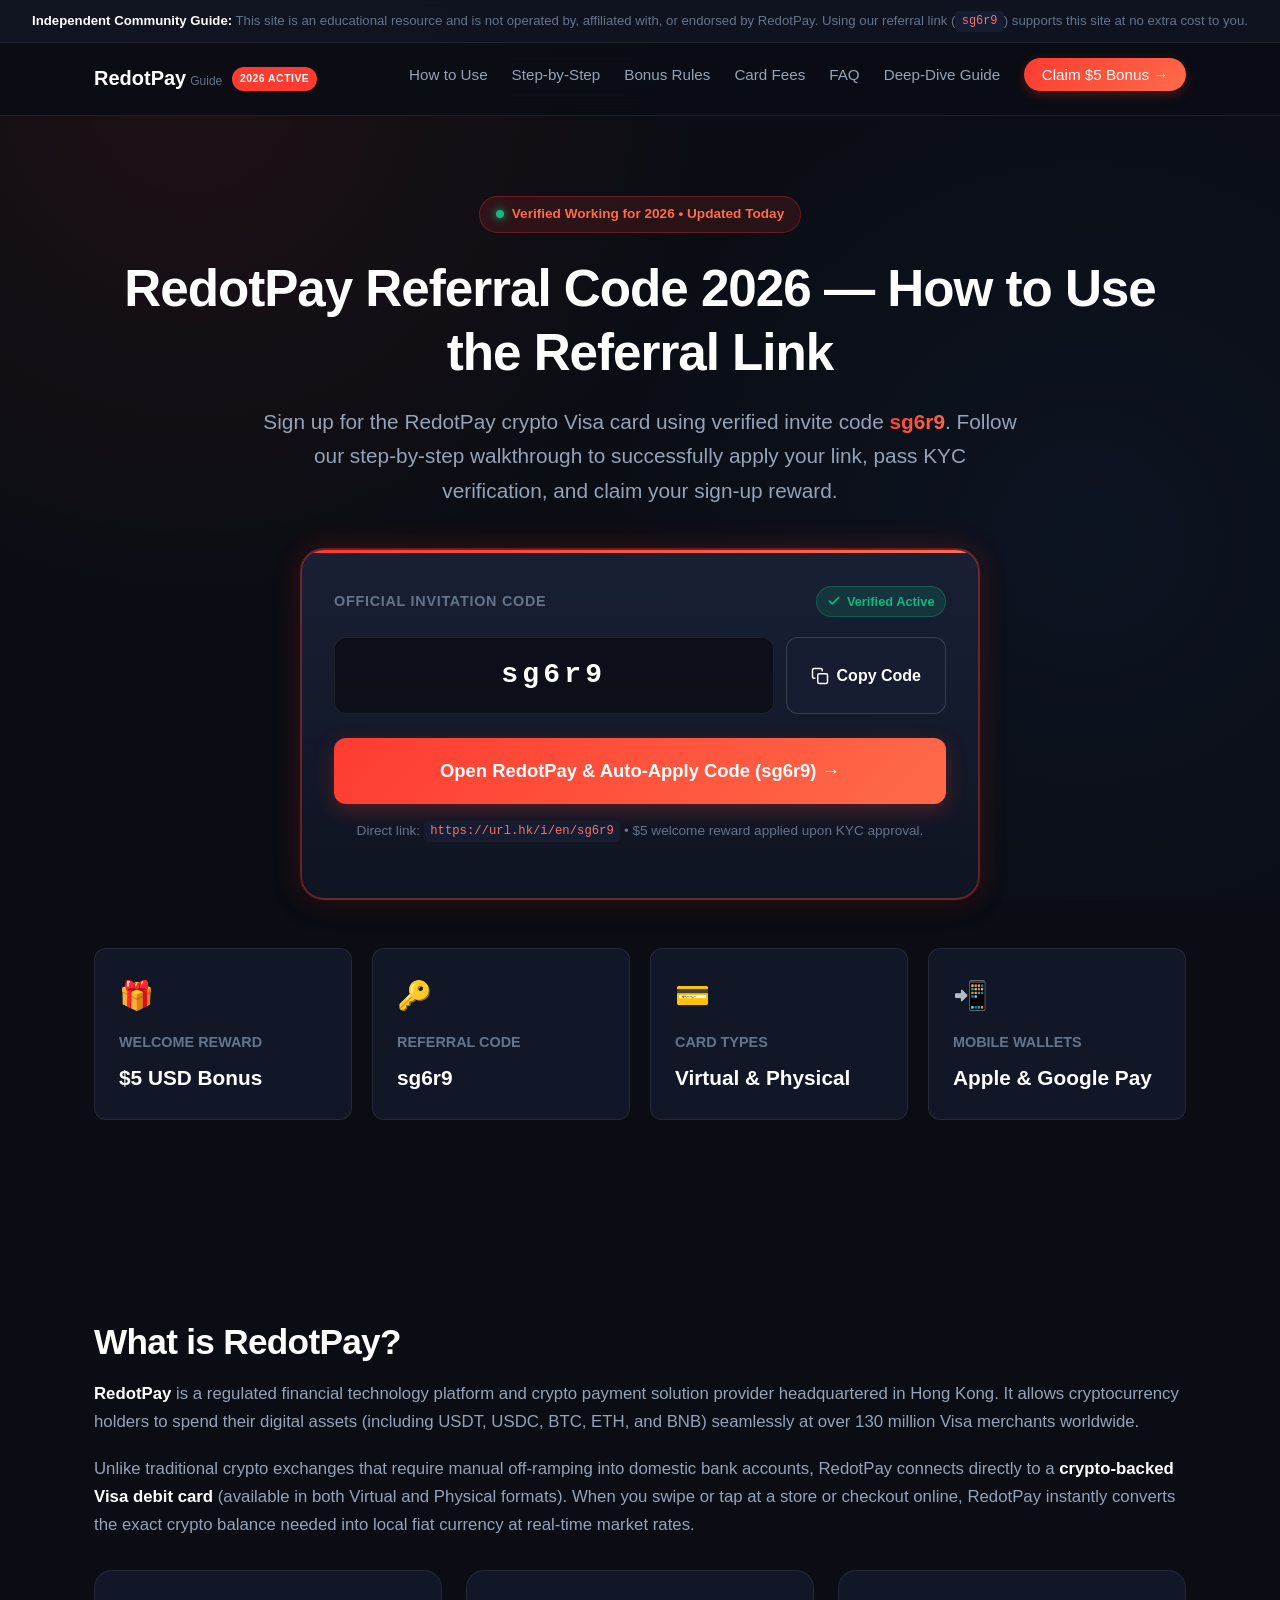
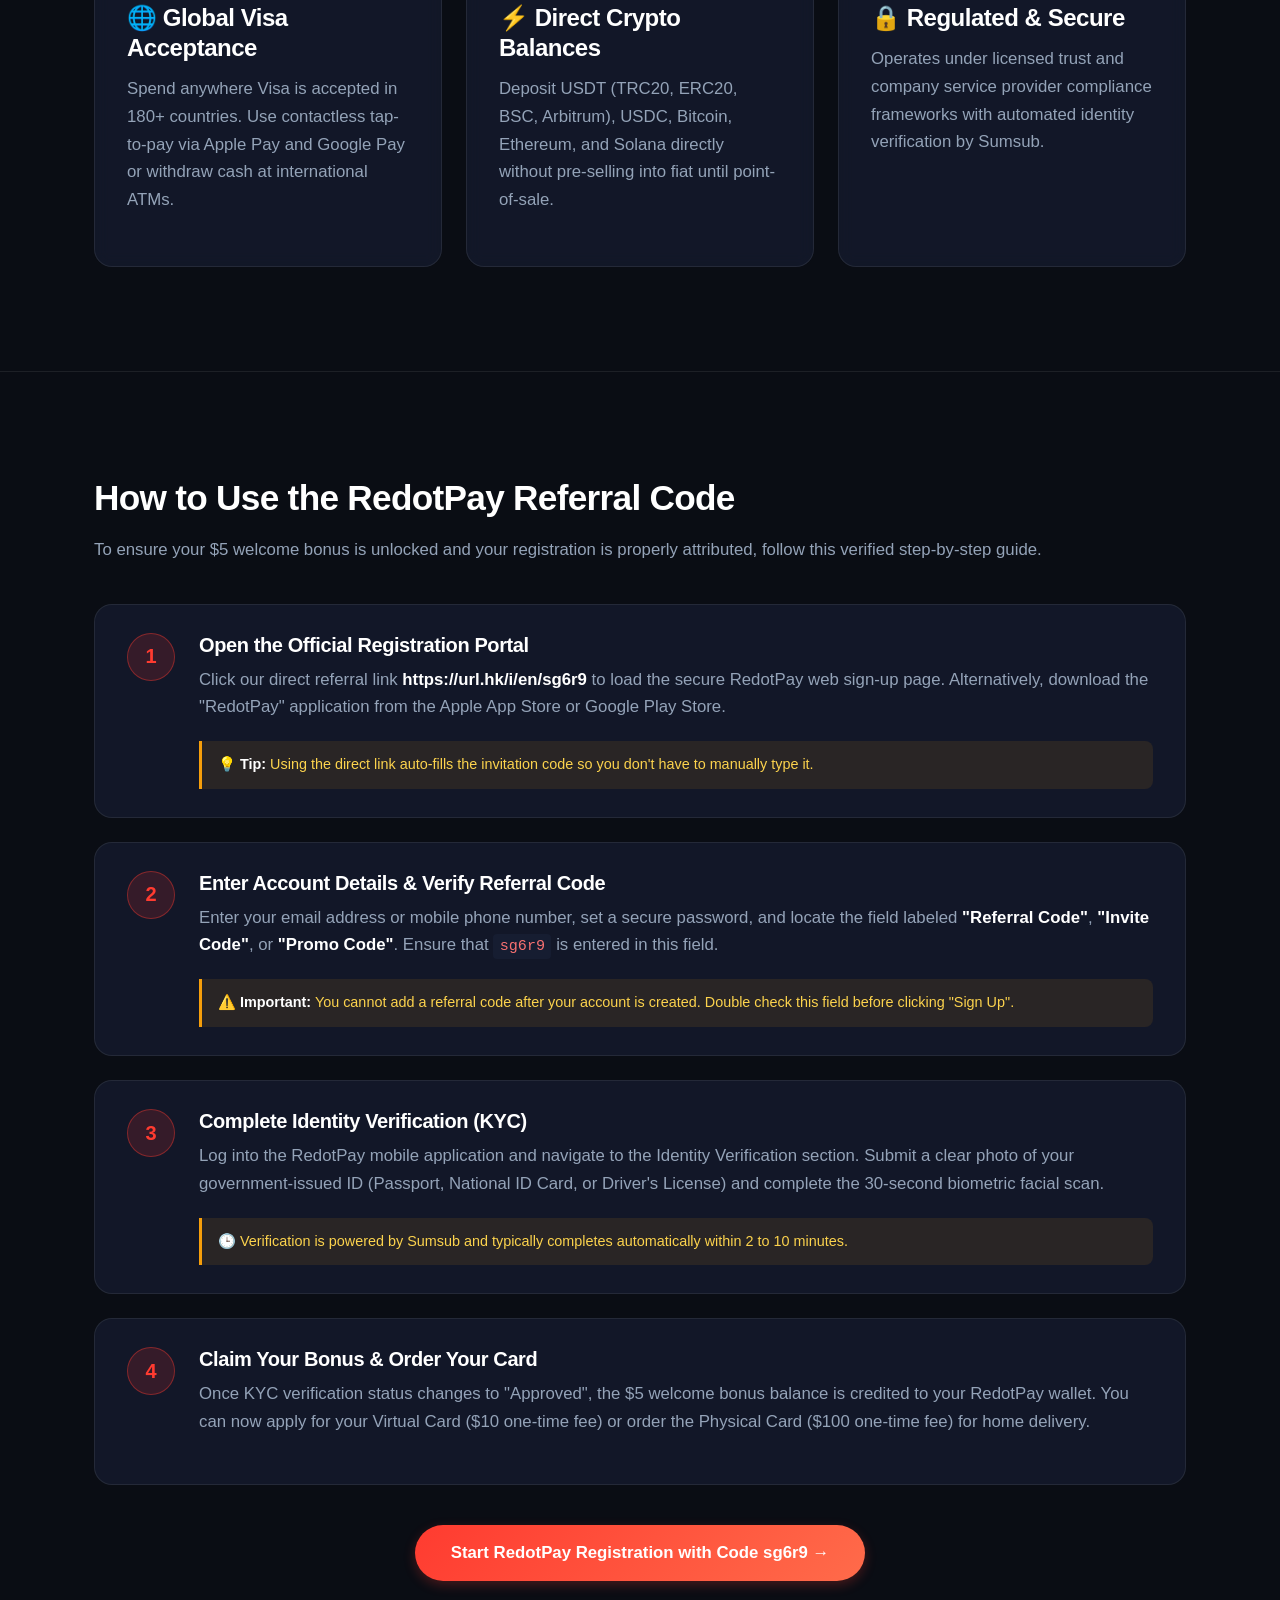
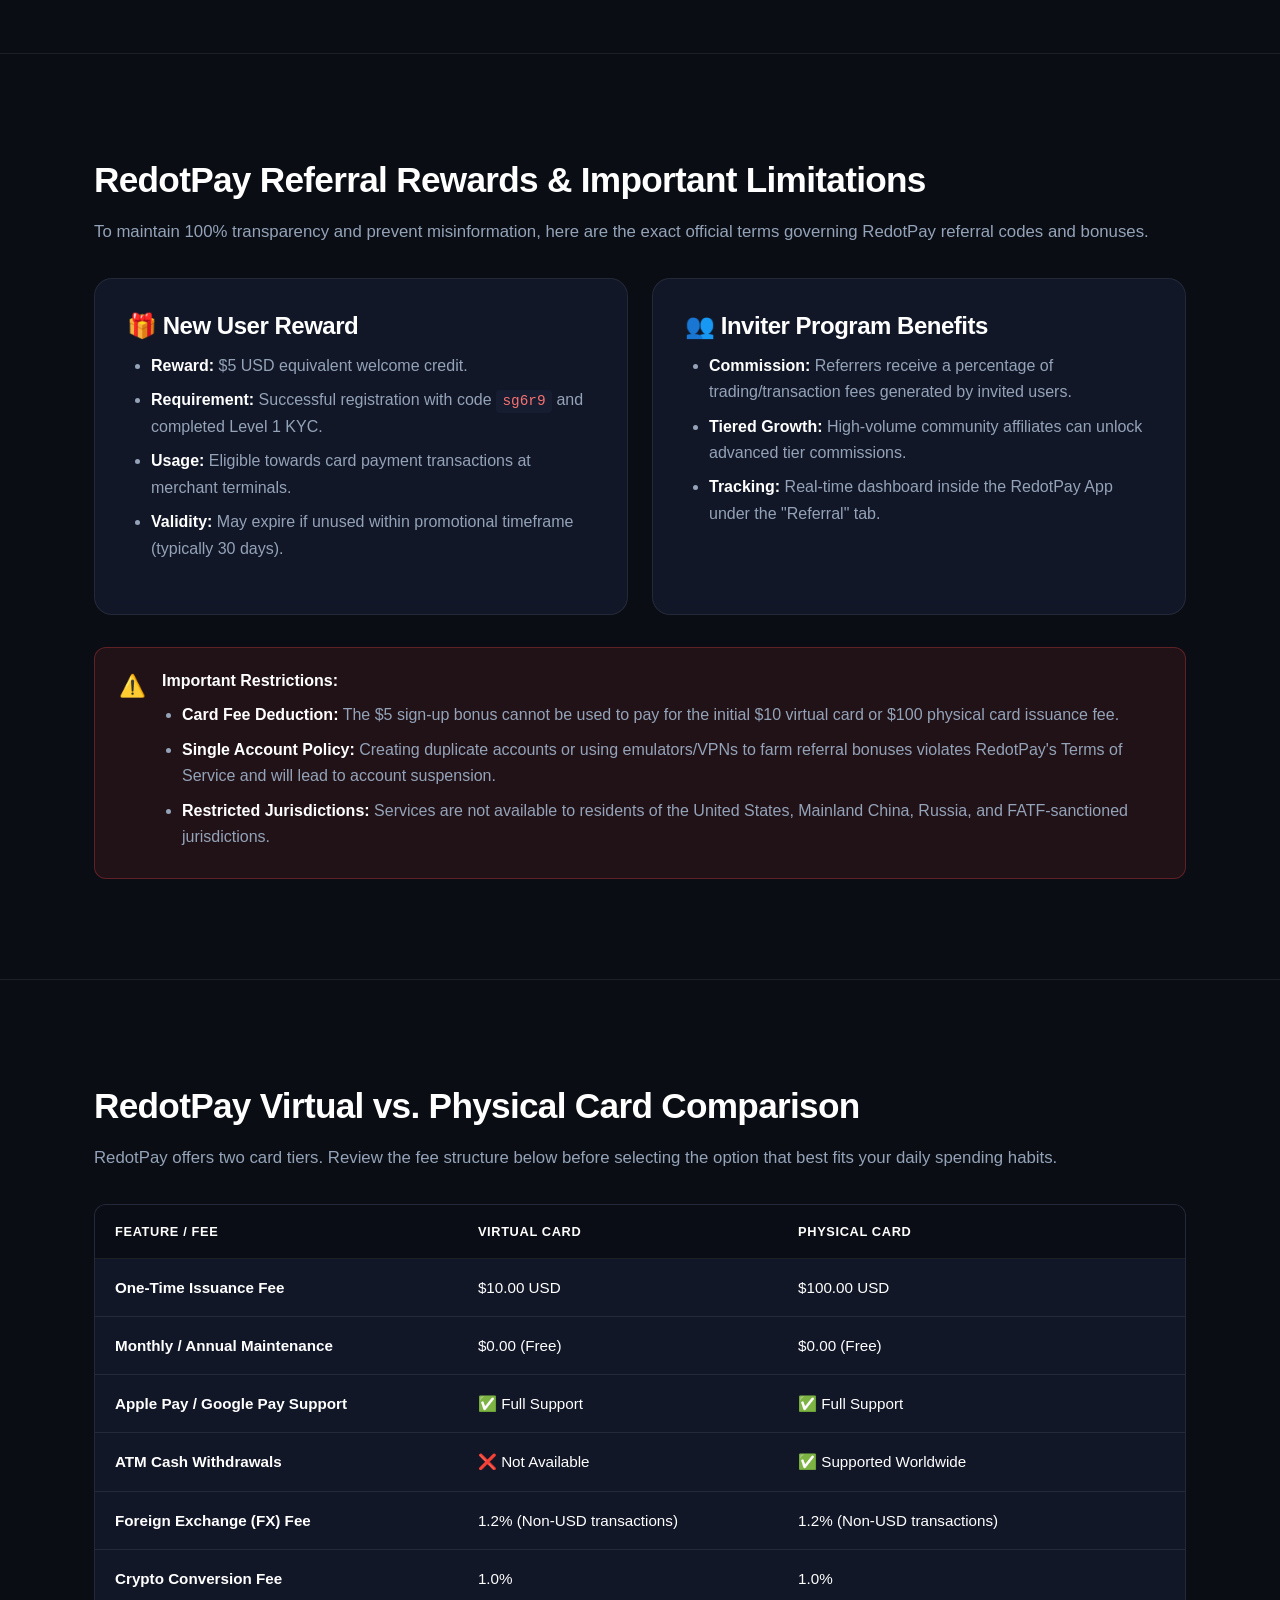
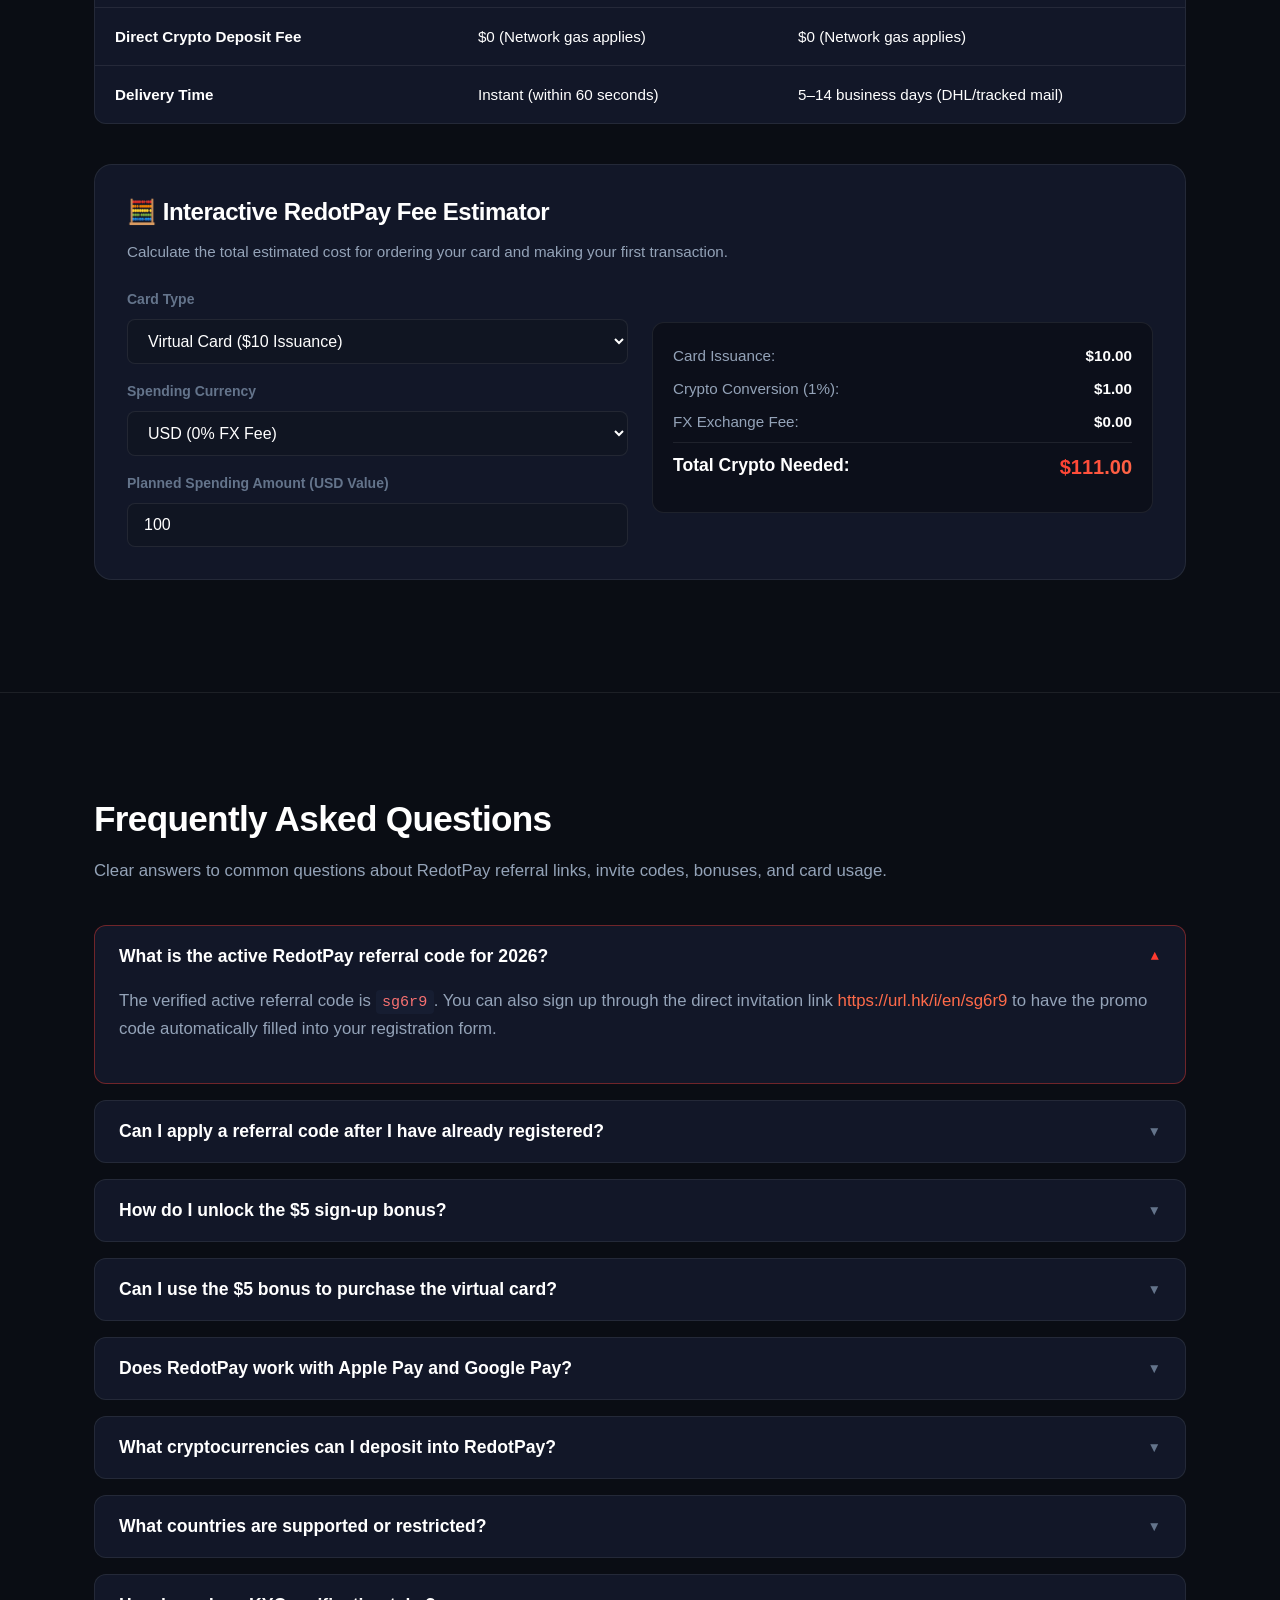
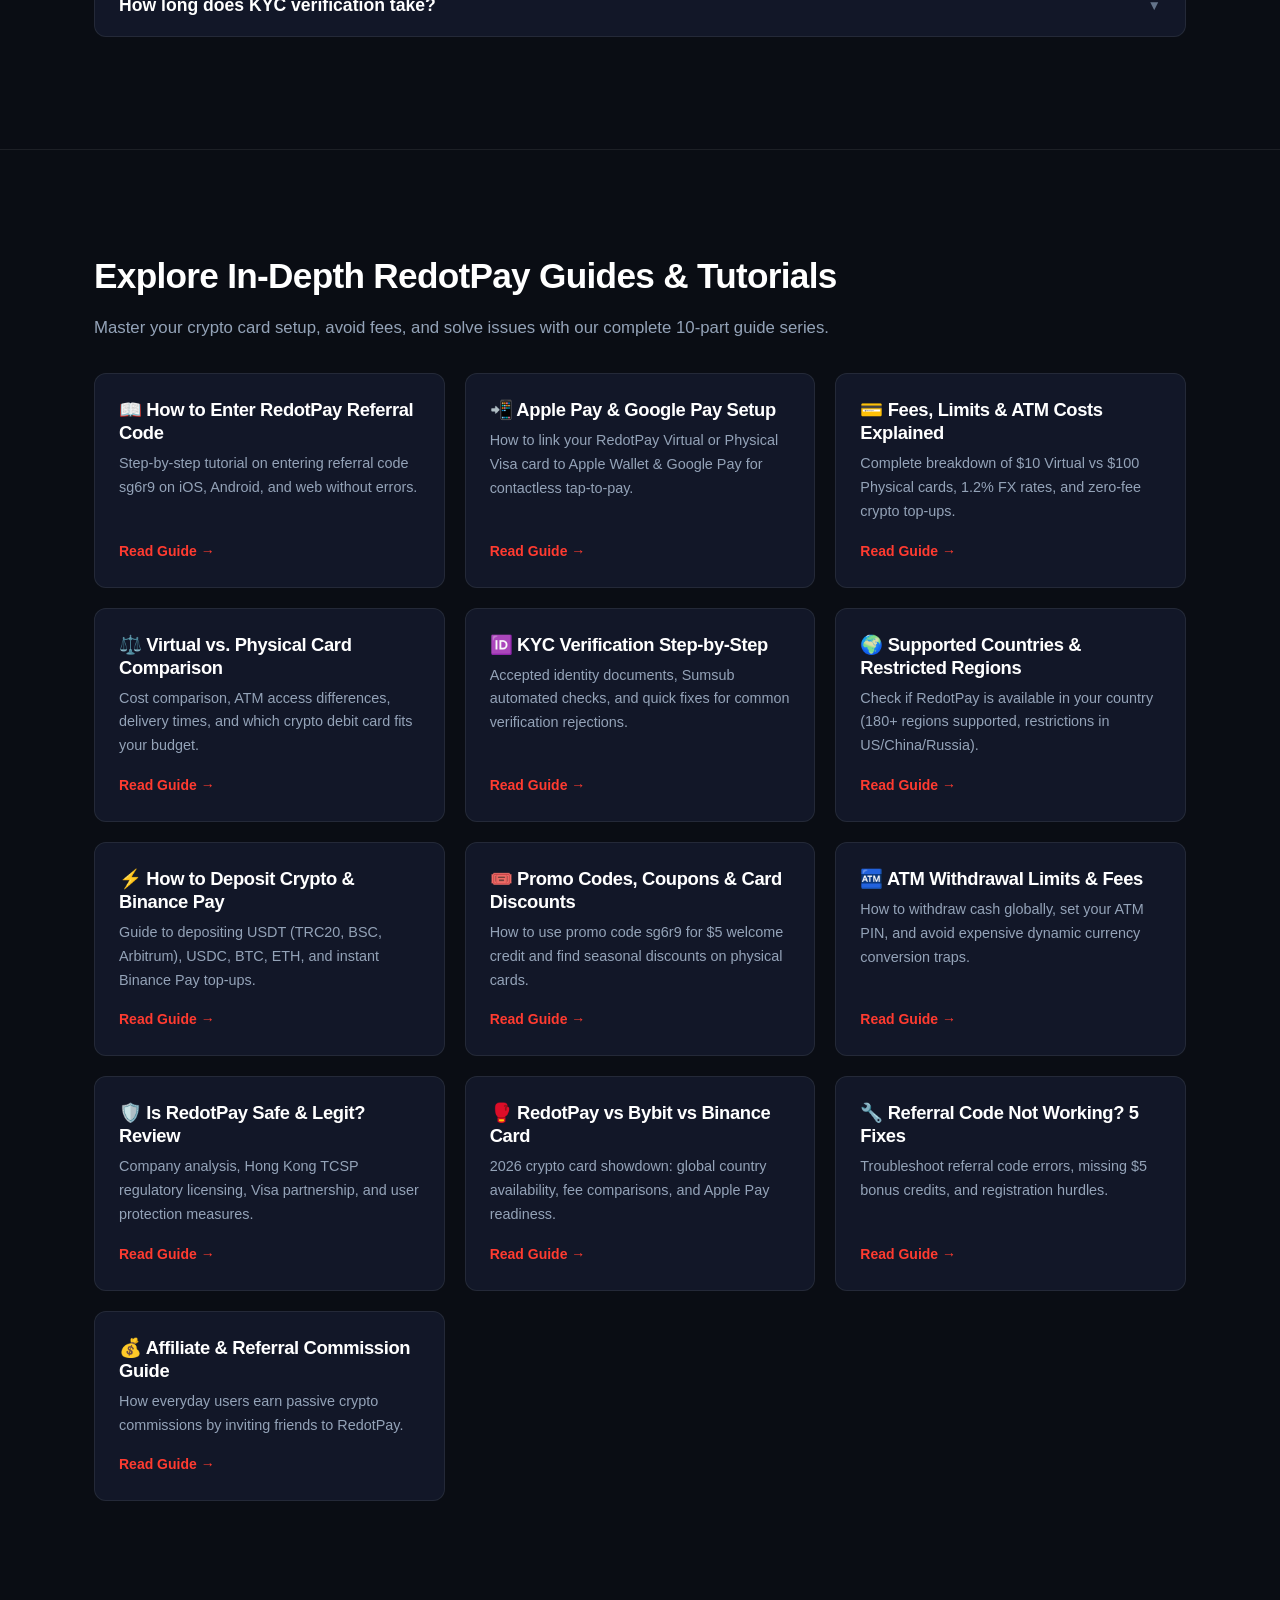
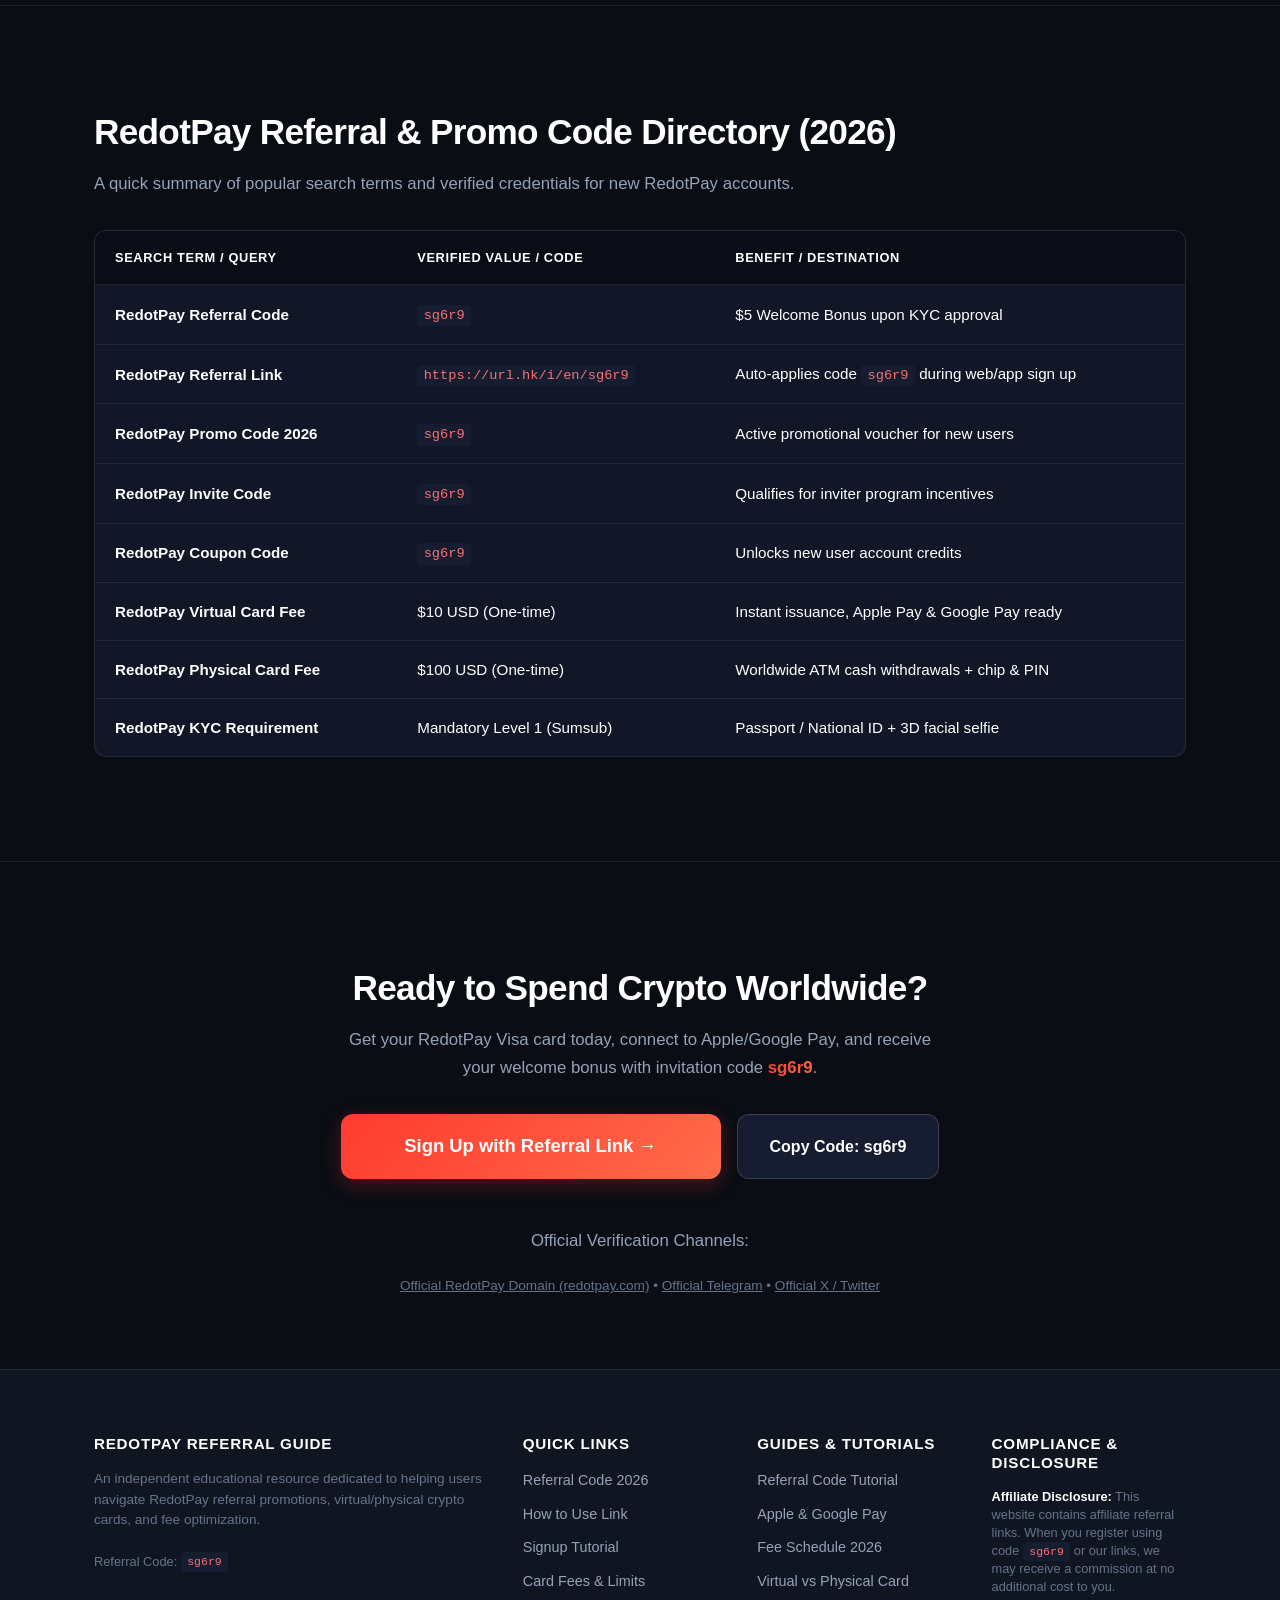
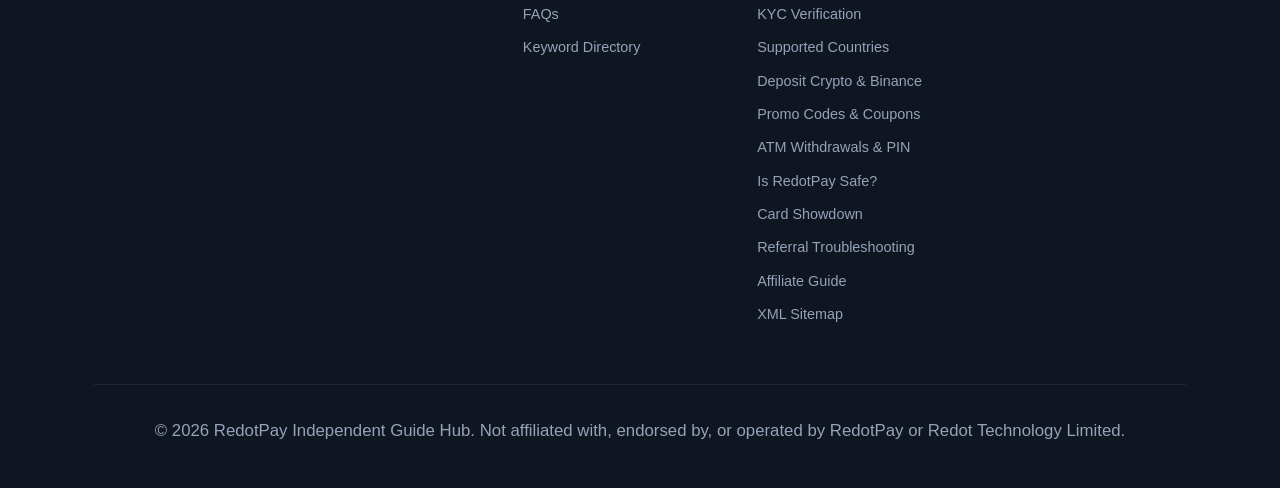
<file: index.html>
<!DOCTYPE html>
<html lang="en">
<head>
  <meta charset="UTF-8">
  <meta name="viewport" content="width=device-width, initial-scale=1.0">
  
  <!-- Primary SEO Meta Tags -->
  <title>RedotPay Referral Code 2026 — How to Use the Referral Link</title>
  <meta name="description" content="Looking for a valid RedotPay referral code? Use verified invite code sg6r9 or the referral link https://url.hk/i/en/sg6r9 to claim your $5 signup bonus. Complete 2026 registration, KYC guide, and card fee comparison.">
  <meta name="keywords" content="RedotPay referral code, RedotPay referral link, RedotPay promo code, RedotPay invite code, RedotPay code 2026, RedotPay signup bonus, RedotPay card referral, RedotPay bonus code, RedotPay invitation code, RedotPay invitation link, RedotPay coupon code, RedotPay voucher code, RedotPay free card code, RedotPay affiliate code, RedotPay discount code, RedotPay crypto card, RedotPay virtual card promo, RedotPay physical card fee, RedotPay Apple Pay crypto card, RedotPay Google Pay, RedotPay KYC verification, RedotPay sg6r9">
  <meta name="author" content="RedotPay Independent Guide Hub">
  <link rel="canonical" href="https://redotpayreferralcode.github.io/redotpay/">
  <meta name="google-site-verification" content="google16d7f6923cbca8a2">

  <!-- Open Graph / Facebook -->
  <meta property="og:type" content="website">
  <meta property="og:url" content="https://redotpayreferralcode.github.io/redotpay/">
  <meta property="og:title" content="RedotPay Referral Code 2026 — How to Use the Referral Link">
  <meta property="og:description" content="Use verified RedotPay referral code sg6r9 for your new account. Learn how to apply the invite link, complete KYC verification, and order virtual & physical cards.">
  <meta property="og:site_name" content="RedotPay Independent User Guide">
  <meta property="og:locale" content="en_US">

  <!-- Twitter / X -->
  <meta name="twitter:card" content="summary_large_image">
  <meta name="twitter:title" content="RedotPay Referral Code 2026 — How to Use the Referral Link">
  <meta name="twitter:description" content="Verified RedotPay referral code sg6r9 and direct invite link. Step-by-step account opening instructions, bonus rules, and card fee breakdown.">

  <!-- Stylesheet -->
  <link rel="stylesheet" href="css/style.css">

  <!-- Structured Data / JSON-LD -->
  <script type="application/ld+json">
  {
    "@context": "https://schema.org",
    "@graph": [
      {
        "@type": "WebSite",
        "@id": "https://redotpayreferralcode.github.io/redotpay/#website",
        "url": "https://redotpayreferralcode.github.io/redotpay/",
        "name": "RedotPay Referral Guide & Crypto Card Hub",
        "description": "Independent guide on using RedotPay referral links, invite codes, and crypto debit card features.",
        "inLanguage": "en"
      },
      {
        "@type": "HowTo",
        "name": "How to Use the RedotPay Referral Code and Claim Signup Benefits",
        "description": "A step-by-step walkthrough to register a new RedotPay account, enter the invite code sg6r9, pass KYC verification, and activate your crypto card.",
        "totalTime": "PT5M",
        "step": [
          {
            "@type": "HowToStep",
            "position": 1,
            "name": "Access the Registration Page",
            "text": "Click the official referral link (https://url.hk/i/en/sg6r9) or download the official RedotPay App from the App Store or Google Play."
          },
          {
            "@type": "HowToStep",
            "position": 2,
            "name": "Enter Referral Code During Registration",
            "text": "Enter your email or phone number. Verify that referral code sg6r9 is present in the Referral / Invite Code box before submitting."
          },
          {
            "@type": "HowToStep",
            "position": 3,
            "name": "Complete Identity Verification (KYC)",
            "text": "Upload a valid government-issued ID and complete the quick biometric liveness selfie scan."
          },
          {
            "@type": "HowToStep",
            "position": 4,
            "name": "Receive $5 Welcome Bonus & Activate Card",
            "text": "Once KYC is approved, your $5 sign-up bonus is credited to your balance. Choose between a Virtual or Physical Visa crypto card."
          }
        ]
      },
      {
        "@type": "FAQPage",
        "mainEntity": [
          {
            "@type": "Question",
            "name": "What is the current RedotPay referral code for 2026?",
            "acceptedAnswer": {
              "@type": "Answer",
              "text": "The verified RedotPay referral code is sg6r9. You can also use the direct referral link https://url.hk/i/en/sg6r9 to have the code applied automatically upon signup."
            }
          },
          {
            "@type": "Question",
            "name": "Can I add a RedotPay referral code after registration?",
            "acceptedAnswer": {
              "@type": "Answer",
              "text": "No. RedotPay strictly requires you to enter the referral code during the initial sign-up process. It cannot be retroactively added once an account is registered."
            }
          },
          {
            "@type": "Question",
            "name": "How do I get the RedotPay $5 signup bonus?",
            "acceptedAnswer": {
              "@type": "Answer",
              "text": "To unlock the $5 welcome bonus, you must sign up using a valid referral code (sg6r9) and successfully complete Level 1 identity verification (KYC)."
            }
          },
          {
            "@type": "Question",
            "name": "Can the $5 bonus pay for the card issuance fee?",
            "acceptedAnswer": {
              "@type": "Answer",
              "text": "Under standard RedotPay terms, the $5 welcome bonus is applied toward card spending and merchant transactions, but cannot be deducted from the $10 Virtual Card or $100 Physical Card issuance fee."
            }
          },
          {
            "@type": "Question",
            "name": "Which countries are restricted from using RedotPay?",
            "acceptedAnswer": {
              "@type": "Answer",
              "text": "RedotPay is not available to residents or citizens of the United States, Mainland China, Russia, and sanctioned regions due to international regulatory compliance."
            }
          },
          {
            "@type": "Question",
            "name": "Does RedotPay support Apple Pay and Google Pay?",
            "acceptedAnswer": {
              "@type": "Answer",
              "text": "Yes. RedotPay virtual and physical Visa cards can be integrated directly into Apple Wallet and Google Wallet for contactless NFC payments in supported regions."
            }
          }
        ]
      }
    ]
  }
  </script>
</head>
<body>

  <!-- Independent Affiliate & FTC Disclosure Banner -->
  <aside class="disclaimer-banner" aria-label="Affiliate Disclaimer">
    <strong>Independent Community Guide:</strong> This site is an educational resource and is not operated by, affiliated with, or endorsed by RedotPay. Using our referral link (<code>sg6r9</code>) supports this site at no extra cost to you.
  </aside>

  <!-- Site Navigation -->
  <header class="site-header">
    <div class="container nav-wrapper">
      <a href="index.html" class="brand-logo" aria-label="RedotPay Referral Guide Homepage">
        <span>RedotPay<span class="brand-subtitle">Guide</span></span>
        <span class="brand-badge">2026 Active</span>
      </a>

      <button class="menu-toggle" aria-label="Toggle navigation menu" aria-expanded="false">
        ☰
      </button>

      <nav aria-label="Main Navigation">
        <ul class="nav-links">
          <li><a href="#how-to-use">How to Use</a></li>
          <li><a href="#signup-steps">Step-by-Step</a></li>
          <li><a href="#rewards-rules">Bonus Rules</a></li>
          <li><a href="#fees-comparison">Card Fees</a></li>
          <li><a href="#faq">FAQ</a></li>
          <li><a href="articles/how-to-use-redotpay-referral-code.html">Deep-Dive Guide</a></li>
          <li>
            <a href="https://url.hk/i/en/sg6r9" class="nav-cta" target="_blank" rel="noopener noreferrer sponsored">
              Claim $5 Bonus &rarr;
            </a>
          </li>
        </ul>
      </nav>
    </div>
  </header>

  <!-- Main Content Container -->
  <main>
    
    <!-- Hero Section -->
    <section class="hero text-center" id="referral-code">
      <div class="container">
        
        <div class="hero-pill">
          <span class="hero-pill-dot"></span>
          Verified Working for 2026 • Updated Today
        </div>

        <h1>RedotPay Referral Code 2026 — How to Use the Referral Link</h1>
        
        <p class="hero-lead">
          Sign up for the RedotPay crypto Visa card using verified invite code <strong class="text-gradient">sg6r9</strong>. Follow our step-by-step walkthrough to successfully apply your link, pass KYC verification, and claim your sign-up reward.
        </p>

        <!-- Referral Code High CTR Box -->
        <div class="referral-box-card">
          <div class="referral-box-header">
            <span class="referral-label">Official Invitation Code</span>
            <span class="verified-tag">
              <svg width="14" height="14" viewBox="0 0 24 24" fill="none" stroke="currentColor" stroke-width="3" stroke-linecap="round" stroke-linejoin="round">
                <polyline points="20 6 9 17 4 12"></polyline>
              </svg> Verified Active
            </span>
          </div>

          <div class="code-display-group">
            <div class="code-field" id="main-code-display" title="Click to copy">sg6r9</div>
            <button class="btn-copy" data-code="sg6r9" aria-label="Copy RedotPay referral code sg6r9">
              <svg width="18" height="18" viewBox="0 0 24 24" fill="none" stroke="currentColor" stroke-width="2" stroke-linecap="round" stroke-linejoin="round">
                <rect x="9" y="9" width="13" height="13" rx="2" ry="2"></rect>
                <path d="M5 15H4a2 2 0 0 1-2-2V4a2 2 0 0 1 2-2h9a2 2 0 0 1 2 2v1"></path>
              </svg>
              <span>Copy Code</span>
            </button>
          </div>

          <a href="https://url.hk/i/en/sg6r9" class="cta-button-main" target="_blank" rel="noopener noreferrer sponsored">
            Open RedotPay & Auto-Apply Code (sg6r9) &rarr;
          </a>

          <p class="referral-box-footer">
            Direct link: <code>https://url.hk/i/en/sg6r9</code> • $5 welcome reward applied upon KYC approval.
          </p>
        </div>

        <!-- Quick Facts Matrix -->
        <div class="facts-grid">
          <div class="fact-card">
            <div class="fact-icon">🎁</div>
            <div class="fact-title">Welcome Reward</div>
            <div class="fact-value">$5 USD Bonus</div>
          </div>
          <div class="fact-card">
            <div class="fact-icon">🔑</div>
            <div class="fact-title">Referral Code</div>
            <div class="fact-value">sg6r9</div>
          </div>
          <div class="fact-card">
            <div class="fact-icon">💳</div>
            <div class="fact-title">Card Types</div>
            <div class="fact-value">Virtual & Physical</div>
          </div>
          <div class="fact-card">
            <div class="fact-icon">📲</div>
            <div class="fact-title">Mobile Wallets</div>
            <div class="fact-value">Apple & Google Pay</div>
          </div>
        </div>

      </div>
    </section>

    <!-- Section: What is RedotPay? -->
    <section class="section" id="what-is-redotpay">
      <div class="container">
        <h2>What is RedotPay?</h2>
        <p>
          <strong>RedotPay</strong> is a regulated financial technology platform and crypto payment solution provider headquartered in Hong Kong. It allows cryptocurrency holders to spend their digital assets (including USDT, USDC, BTC, ETH, and BNB) seamlessly at over 130 million Visa merchants worldwide.
        </p>
        <p>
          Unlike traditional crypto exchanges that require manual off-ramping into domestic bank accounts, RedotPay connects directly to a <strong>crypto-backed Visa debit card</strong> (available in both Virtual and Physical formats). When you swipe or tap at a store or checkout online, RedotPay instantly converts the exact crypto balance needed into local fiat currency at real-time market rates.
        </p>

        <div class="card-grid">
          <div class="info-card">
            <h3>🌐 Global Visa Acceptance</h3>
            <p>Spend anywhere Visa is accepted in 180+ countries. Use contactless tap-to-pay via Apple Pay and Google Pay or withdraw cash at international ATMs.</p>
          </div>
          <div class="info-card">
            <h3>⚡ Direct Crypto Balances</h3>
            <p>Deposit USDT (TRC20, ERC20, BSC, Arbitrum), USDC, Bitcoin, Ethereum, and Solana directly without pre-selling into fiat until point-of-sale.</p>
          </div>
          <div class="info-card">
            <h3>🔒 Regulated & Secure</h3>
            <p>Operates under licensed trust and company service provider compliance frameworks with automated identity verification by Sumsub.</p>
          </div>
        </div>
      </div>
    </section>

    <!-- Section: How to Use Referral Link & Steps -->
    <section class="section" id="how-to-use">
      <div class="container">
        <h2>How to Use the RedotPay Referral Code</h2>
        <p>
          To ensure your $5 welcome bonus is unlocked and your registration is properly attributed, follow this verified step-by-step guide.
        </p>

        <div class="steps-container" id="signup-steps">
          
          <!-- Step 1 -->
          <div class="step-card">
            <div class="step-number">1</div>
            <div class="step-content">
              <h3>Open the Official Registration Portal</h3>
              <p>
                Click our direct referral link <a href="https://url.hk/i/en/sg6r9" target="_blank" rel="noopener noreferrer sponsored"><strong>https://url.hk/i/en/sg6r9</strong></a> to load the secure RedotPay web sign-up page. Alternatively, download the "RedotPay" application from the Apple App Store or Google Play Store.
              </p>
              <div class="step-tip">
                💡 <strong>Tip:</strong> Using the direct link auto-fills the invitation code so you don't have to manually type it.
              </div>
            </div>
          </div>

          <!-- Step 2 -->
          <div class="step-card">
            <div class="step-number">2</div>
            <div class="step-content">
              <h3>Enter Account Details & Verify Referral Code</h3>
              <p>
                Enter your email address or mobile phone number, set a secure password, and locate the field labeled <strong>"Referral Code"</strong>, <strong>"Invite Code"</strong>, or <strong>"Promo Code"</strong>. Ensure that <code>sg6r9</code> is entered in this field.
              </p>
              <div class="step-tip">
                ⚠️ <strong>Important:</strong> You cannot add a referral code after your account is created. Double check this field before clicking "Sign Up".
              </div>
            </div>
          </div>

          <!-- Step 3 -->
          <div class="step-card">
            <div class="step-number">3</div>
            <div class="step-content">
              <h3>Complete Identity Verification (KYC)</h3>
              <p>
                Log into the RedotPay mobile application and navigate to the Identity Verification section. Submit a clear photo of your government-issued ID (Passport, National ID Card, or Driver's License) and complete the 30-second biometric facial scan.
              </p>
              <div class="step-tip">
                🕒 Verification is powered by Sumsub and typically completes automatically within 2 to 10 minutes.
              </div>
            </div>
          </div>

          <!-- Step 4 -->
          <div class="step-card">
            <div class="step-number">4</div>
            <div class="step-content">
              <h3>Claim Your Bonus & Order Your Card</h3>
              <p>
                Once KYC verification status changes to "Approved", the $5 welcome bonus balance is credited to your RedotPay wallet. You can now apply for your Virtual Card ($10 one-time fee) or order the Physical Card ($100 one-time fee) for home delivery.
              </p>
            </div>
          </div>

        </div>

        <div class="text-center" style="margin-top: 2rem;">
          <a href="https://url.hk/i/en/sg6r9" class="nav-cta" style="display:inline-block; padding: 0.9rem 2.25rem; font-size: 1.05rem;" target="_blank" rel="noopener noreferrer sponsored">
            Start RedotPay Registration with Code sg6r9 &rarr;
          </a>
        </div>
      </div>
    </section>

    <!-- Section: Rewards, Eligibility & Limitations -->
    <section class="section" id="rewards-rules">
      <div class="container">
        <h2>RedotPay Referral Rewards & Important Limitations</h2>
        <p>
          To maintain 100% transparency and prevent misinformation, here are the exact official terms governing RedotPay referral codes and bonuses.
        </p>

        <div class="card-grid">
          <div class="info-card">
            <h3>🎁 New User Reward</h3>
            <ul>
              <li><strong>Reward:</strong> $5 USD equivalent welcome credit.</li>
              <li><strong>Requirement:</strong> Successful registration with code <code>sg6r9</code> and completed Level 1 KYC.</li>
              <li><strong>Usage:</strong> Eligible towards card payment transactions at merchant terminals.</li>
              <li><strong>Validity:</strong> May expire if unused within promotional timeframe (typically 30 days).</li>
            </ul>
          </div>

          <div class="info-card">
            <h3>👥 Inviter Program Benefits</h3>
            <ul>
              <li><strong>Commission:</strong> Referrers receive a percentage of trading/transaction fees generated by invited users.</li>
              <li><strong>Tiered Growth:</strong> High-volume community affiliates can unlock advanced tier commissions.</li>
              <li><strong>Tracking:</strong> Real-time dashboard inside the RedotPay App under the "Referral" tab.</li>
            </ul>
          </div>
        </div>

        <div class="alert-box alert-warning">
          <div class="alert-icon">⚠️</div>
          <div>
            <strong>Important Restrictions:</strong>
            <ul style="margin: 0.5rem 0 0; padding-left: 1.25rem;">
              <li><strong>Card Fee Deduction:</strong> The $5 sign-up bonus cannot be used to pay for the initial $10 virtual card or $100 physical card issuance fee.</li>
              <li><strong>Single Account Policy:</strong> Creating duplicate accounts or using emulators/VPNs to farm referral bonuses violates RedotPay's Terms of Service and will lead to account suspension.</li>
              <li><strong>Restricted Jurisdictions:</strong> Services are not available to residents of the United States, Mainland China, Russia, and FATF-sanctioned jurisdictions.</li>
            </ul>
          </div>
        </div>

      </div>
    </section>

    <!-- Section: Card Comparison & Fees -->
    <section class="section" id="fees-comparison">
      <div class="container">
        <h2>RedotPay Virtual vs. Physical Card Comparison</h2>
        <p>
          RedotPay offers two card tiers. Review the fee structure below before selecting the option that best fits your daily spending habits.
        </p>

        <div class="table-responsive">
          <table class="data-table">
            <thead>
              <tr>
                <th>Feature / Fee</th>
                <th>Virtual Card</th>
                <th>Physical Card</th>
              </tr>
            </thead>
            <tbody>
              <tr>
                <td><strong>One-Time Issuance Fee</strong></td>
                <td>$10.00 USD</td>
                <td>$100.00 USD</td>
              </tr>
              <tr>
                <td><strong>Monthly / Annual Maintenance</strong></td>
                <td>$0.00 (Free)</td>
                <td>$0.00 (Free)</td>
              </tr>
              <tr>
                <td><strong>Apple Pay / Google Pay Support</strong></td>
                <td>✅ Full Support</td>
                <td>✅ Full Support</td>
              </tr>
              <tr>
                <td><strong>ATM Cash Withdrawals</strong></td>
                <td>❌ Not Available</td>
                <td>✅ Supported Worldwide</td>
              </tr>
              <tr>
                <td><strong>Foreign Exchange (FX) Fee</strong></td>
                <td>1.2% (Non-USD transactions)</td>
                <td>1.2% (Non-USD transactions)</td>
              </tr>
              <tr>
                <td><strong>Crypto Conversion Fee</strong></td>
                <td>1.0%</td>
                <td>1.0%</td>
              </tr>
              <tr>
                <td><strong>Direct Crypto Deposit Fee</strong></td>
                <td>$0 (Network gas applies)</td>
                <td>$0 (Network gas applies)</td>
              </tr>
              <tr>
                <td><strong>Delivery Time</strong></td>
                <td>Instant (within 60 seconds)</td>
                <td>5–14 business days (DHL/tracked mail)</td>
              </tr>
            </tbody>
          </table>
        </div>

        <!-- Interactive Cost & Fee Estimator -->
        <div class="calculator-widget">
          <h3 style="margin-top: 0;">🧮 Interactive RedotPay Fee Estimator</h3>
          <p style="font-size: 0.95rem; margin-bottom: 1.5rem;">Calculate the total estimated cost for ordering your card and making your first transaction.</p>
          
          <div class="calc-grid">
            <div>
              <div class="calc-input-group" style="margin-bottom: 1rem;">
                <label for="calc-card-type">Card Type</label>
                <select id="calc-card-type">
                  <option value="virtual" selected>Virtual Card ($10 Issuance)</option>
                  <option value="physical">Physical Card ($100 Issuance)</option>
                </select>
              </div>

              <div class="calc-input-group" style="margin-bottom: 1rem;">
                <label for="calc-currency">Spending Currency</label>
                <select id="calc-currency">
                  <option value="usd" selected>USD (0% FX Fee)</option>
                  <option value="non-usd">Non-USD / Local Currency (1.2% FX Fee)</option>
                </select>
              </div>

              <div class="calc-input-group">
                <label for="calc-amount">Planned Spending Amount (USD Value)</label>
                <input type="number" id="calc-amount" value="100" min="1" step="10">
              </div>
            </div>

            <div class="calc-result-box">
              <div class="calc-result-row">
                <span>Card Issuance:</span>
                <strong id="res-issuance">$10.00</strong>
              </div>
              <div class="calc-result-row">
                <span>Crypto Conversion (1%):</span>
                <strong id="res-conversion">$1.00</strong>
              </div>
              <div class="calc-result-row">
                <span>FX Exchange Fee:</span>
                <strong id="res-fx">$0.00</strong>
              </div>
              <div class="calc-result-row total">
                <span>Total Crypto Needed:</span>
                <strong class="text-gradient" id="res-total" style="font-size: 1.25rem;">$111.00</strong>
              </div>
            </div>
          </div>
        </div>

      </div>
    </section>

    <!-- Section: Frequently Asked Questions -->
    <section class="section" id="faq">
      <div class="container">
        <h2>Frequently Asked Questions</h2>
        <p>Clear answers to common questions about RedotPay referral links, invite codes, bonuses, and card usage.</p>

        <div class="faq-accordion">
          
          <!-- FAQ 1 -->
          <div class="faq-item active">
            <button class="faq-question" aria-expanded="true">
              <span>What is the active RedotPay referral code for 2026?</span>
              <span class="faq-chevron">▼</span>
            </button>
            <div class="faq-answer">
              <p>The verified active referral code is <code>sg6r9</code>. You can also sign up through the direct invitation link <a href="https://url.hk/i/en/sg6r9" target="_blank" rel="noopener noreferrer sponsored">https://url.hk/i/en/sg6r9</a> to have the promo code automatically filled into your registration form.</p>
            </div>
          </div>

          <!-- FAQ 2 -->
          <div class="faq-item">
            <button class="faq-question" aria-expanded="false">
              <span>Can I apply a referral code after I have already registered?</span>
              <span class="faq-chevron">▼</span>
            </button>
            <div class="faq-answer">
              <p>No. RedotPay strictly requires the invitation code to be entered during the initial registration process. Once an account is created without a code, it cannot be linked to an inviter or claim retrospective referral bonuses.</p>
            </div>
          </div>

          <!-- FAQ 3 -->
          <div class="faq-item">
            <button class="faq-question" aria-expanded="false">
              <span>How do I unlock the $5 sign-up bonus?</span>
              <span class="faq-chevron">▼</span>
            </button>
            <div class="faq-answer">
              <p>To receive the $5 bonus, you must register using referral code <code>sg6r9</code> and complete Level 1 identity verification (Sumsub KYC) by uploading a valid government ID and passing the facial liveness scan.</p>
            </div>
          </div>

          <!-- FAQ 4 -->
          <div class="faq-item">
            <button class="faq-question" aria-expanded="false">
              <span>Can I use the $5 bonus to purchase the virtual card?</span>
              <span class="faq-chevron">▼</span>
            </button>
            <div class="faq-answer">
              <p>No. Under standard RedotPay policy, the $5 registration bonus is intended for merchant transactions and cannot be used to pay the $10 Virtual Card or $100 Physical Card issuance fee. You must deposit crypto into your wallet to order the card.</p>
            </div>
          </div>

          <!-- FAQ 5 -->
          <div class="faq-item">
            <button class="faq-question" aria-expanded="false">
              <span>Does RedotPay work with Apple Pay and Google Pay?</span>
              <span class="faq-chevron">▼</span>
            </button>
            <div class="faq-answer">
              <p>Yes. Both the Virtual and Physical RedotPay Visa cards can be added to Apple Wallet and Google Wallet, enabling contactless NFC tap-to-pay at POS terminals globally.</p>
            </div>
          </div>

          <!-- FAQ 6 -->
          <div class="faq-item">
            <button class="faq-question" aria-expanded="false">
              <span>What cryptocurrencies can I deposit into RedotPay?</span>
              <span class="faq-chevron">▼</span>
            </button>
            <div class="faq-answer">
              <p>RedotPay supports major stablecoins and tokens including USDT (TRC20, ERC20, BSC, Arbitrum, Polygon), USDC, Bitcoin (BTC), Ethereum (ETH), Binance Coin (BNB), Ripple (XRP), and Solana (SOL).</p>
            </div>
          </div>

          <!-- FAQ 7 -->
          <div class="faq-item">
            <button class="faq-question" aria-expanded="false">
              <span>What countries are supported or restricted?</span>
              <span class="faq-chevron">▼</span>
            </button>
            <div class="faq-answer">
              <p>RedotPay is supported in over 180 countries across Europe, Asia, Latin America, and Africa. However, due to regulatory restrictions, it is not available in the United States, Mainland China, Russia, and sanctioned nations.</p>
            </div>
          </div>

          <!-- FAQ 8 -->
          <div class="faq-item">
            <button class="faq-question" aria-expanded="false">
              <span>How long does KYC verification take?</span>
              <span class="faq-chevron">▼</span>
            </button>
            <div class="faq-answer">
              <p>Automated verification through Sumsub takes an average of 2 to 5 minutes if your document photos are clear and unexpired. Ensure your name and details match your identity document exactly.</p>
            </div>
          </div>

        </div>

      </div>
    </section>

    <!-- Section: Related Guides & Cluster Hub (All 10 Sub-Pages) -->
    <section class="section" id="guides">
      <div class="container">
        <h2>Explore In-Depth RedotPay Guides & Tutorials</h2>
        <p>Master your crypto card setup, avoid fees, and solve issues with our complete 10-part guide series.</p>

        <div class="cluster-grid">
          
          <a href="articles/how-to-use-redotpay-referral-code.html" class="cluster-card">
            <div>
              <h4>📖 How to Enter RedotPay Referral Code</h4>
              <p>Step-by-step tutorial on entering referral code sg6r9 on iOS, Android, and web without errors.</p>
            </div>
            <span class="cluster-read-more">Read Guide &rarr;</span>
          </a>

          <a href="articles/how-to-add-redotpay-apple-pay-google-pay.html" class="cluster-card">
            <div>
              <h4>📲 Apple Pay & Google Pay Setup</h4>
              <p>How to link your RedotPay Virtual or Physical Visa card to Apple Wallet & Google Pay for contactless tap-to-pay.</p>
            </div>
            <span class="cluster-read-more">Read Guide &rarr;</span>
          </a>

          <a href="articles/redotpay-fees-limits-breakdown.html" class="cluster-card">
            <div>
              <h4>💳 Fees, Limits & ATM Costs Explained</h4>
              <p>Complete breakdown of $10 Virtual vs $100 Physical cards, 1.2% FX rates, and zero-fee crypto top-ups.</p>
            </div>
            <span class="cluster-read-more">Read Guide &rarr;</span>
          </a>

          <a href="articles/redotpay-virtual-vs-physical-card.html" class="cluster-card">
            <div>
              <h4>⚖️ Virtual vs. Physical Card Comparison</h4>
              <p>Cost comparison, ATM access differences, delivery times, and which crypto debit card fits your budget.</p>
            </div>
            <span class="cluster-read-more">Read Guide &rarr;</span>
          </a>

          <a href="articles/redotpay-kyc-verification-guide.html" class="cluster-card">
            <div>
              <h4>🆔 KYC Verification Step-by-Step</h4>
              <p>Accepted identity documents, Sumsub automated checks, and quick fixes for common verification rejections.</p>
            </div>
            <span class="cluster-read-more">Read Guide &rarr;</span>
          </a>

          <a href="articles/redotpay-supported-countries-list.html" class="cluster-card">
            <div>
              <h4>🌍 Supported Countries & Restricted Regions</h4>
              <p>Check if RedotPay is available in your country (180+ regions supported, restrictions in US/China/Russia).</p>
            </div>
            <span class="cluster-read-more">Read Guide &rarr;</span>
          </a>

          <a href="articles/how-to-deposit-crypto-redotpay.html" class="cluster-card">
            <div>
              <h4>⚡ How to Deposit Crypto & Binance Pay</h4>
              <p>Guide to depositing USDT (TRC20, BSC, Arbitrum), USDC, BTC, ETH, and instant Binance Pay top-ups.</p>
            </div>
            <span class="cluster-read-more">Read Guide &rarr;</span>
          </a>

          <a href="articles/redotpay-promo-code-discounts.html" class="cluster-card">
            <div>
              <h4>🎟️ Promo Codes, Coupons & Card Discounts</h4>
              <p>How to use promo code sg6r9 for $5 welcome credit and find seasonal discounts on physical cards.</p>
            </div>
            <span class="cluster-read-more">Read Guide &rarr;</span>
          </a>

          <a href="articles/redotpay-atm-withdrawal-limits-fees.html" class="cluster-card">
            <div>
              <h4>🏧 ATM Withdrawal Limits & Fees</h4>
              <p>How to withdraw cash globally, set your ATM PIN, and avoid expensive dynamic currency conversion traps.</p>
            </div>
            <span class="cluster-read-more">Read Guide &rarr;</span>
          </a>

          <a href="articles/is-redotpay-safe-and-legit.html" class="cluster-card">
            <div>
              <h4>🛡️ Is RedotPay Safe & Legit? Review</h4>
              <p>Company analysis, Hong Kong TCSP regulatory licensing, Visa partnership, and user protection measures.</p>
            </div>
            <span class="cluster-read-more">Read Guide &rarr;</span>
          </a>

          <a href="articles/redotpay-vs-bybit-vs-binance-card.html" class="cluster-card">
            <div>
              <h4>🥊 RedotPay vs Bybit vs Binance Card</h4>
              <p>2026 crypto card showdown: global country availability, fee comparisons, and Apple Pay readiness.</p>
            </div>
            <span class="cluster-read-more">Read Guide &rarr;</span>
          </a>

          <a href="articles/redotpay-referral-code-not-working.html" class="cluster-card">
            <div>
              <h4>🔧 Referral Code Not Working? 5 Fixes</h4>
              <p>Troubleshoot referral code errors, missing $5 bonus credits, and registration hurdles.</p>
            </div>
            <span class="cluster-read-more">Read Guide &rarr;</span>
          </a>

          <a href="articles/redotpay-affiliate-program-guide.html" class="cluster-card">
            <div>
              <h4>💰 Affiliate & Referral Commission Guide</h4>
              <p>How everyday users earn passive crypto commissions by inviting friends to RedotPay.</p>
            </div>
            <span class="cluster-read-more">Read Guide &rarr;</span>
          </a>

        </div>
      </div>
    </section>

    <!-- Section: Search Intent & Semantic Keywords Index -->
    <section class="section" id="keywords-index">
      <div class="container">
        <h2>RedotPay Referral & Promo Code Directory (2026)</h2>
        <p>A quick summary of popular search terms and verified credentials for new RedotPay accounts.</p>

        <div class="table-responsive">
          <table class="data-table">
            <thead>
              <tr>
                <th>Search Term / Query</th>
                <th>Verified Value / Code</th>
                <th>Benefit / Destination</th>
              </tr>
            </thead>
            <tbody>
              <tr>
                <td><strong>RedotPay Referral Code</strong></td>
                <td><code>sg6r9</code></td>
                <td>$5 Welcome Bonus upon KYC approval</td>
              </tr>
              <tr>
                <td><strong>RedotPay Referral Link</strong></td>
                <td><code>https://url.hk/i/en/sg6r9</code></td>
                <td>Auto-applies code <code>sg6r9</code> during web/app sign up</td>
              </tr>
              <tr>
                <td><strong>RedotPay Promo Code 2026</strong></td>
                <td><code>sg6r9</code></td>
                <td>Active promotional voucher for new users</td>
              </tr>
              <tr>
                <td><strong>RedotPay Invite Code</strong></td>
                <td><code>sg6r9</code></td>
                <td>Qualifies for inviter program incentives</td>
              </tr>
              <tr>
                <td><strong>RedotPay Coupon Code</strong></td>
                <td><code>sg6r9</code></td>
                <td>Unlocks new user account credits</td>
              </tr>
              <tr>
                <td><strong>RedotPay Virtual Card Fee</strong></td>
                <td>$10 USD (One-time)</td>
                <td>Instant issuance, Apple Pay & Google Pay ready</td>
              </tr>
              <tr>
                <td><strong>RedotPay Physical Card Fee</strong></td>
                <td>$100 USD (One-time)</td>
                <td>Worldwide ATM cash withdrawals + chip & PIN</td>
              </tr>
              <tr>
                <td><strong>RedotPay KYC Requirement</strong></td>
                <td>Mandatory Level 1 (Sumsub)</td>
                <td>Passport / National ID + 3D facial selfie</td>
              </tr>
            </tbody>
          </table>
        </div>
      </div>
    </section>

    <!-- Section: Official Resources & Final CTA -->
    <section class="section" style="border-bottom:none;">
      <div class="container text-center">
        <h2>Ready to Spend Crypto Worldwide?</h2>
        <p style="max-width: 600px; margin: 0 auto 2rem;">
          Get your RedotPay Visa card today, connect to Apple/Google Pay, and receive your welcome bonus with invitation code <strong class="text-gradient">sg6r9</strong>.
        </p>

        <div style="display: flex; justify-content: center; gap: 1rem; flex-wrap: wrap;">
          <a href="https://url.hk/i/en/sg6r9" class="cta-button-main" style="max-width: 380px;" target="_blank" rel="noopener noreferrer sponsored">
            Sign Up with Referral Link &rarr;
          </a>
          <button class="btn-copy" data-code="sg6r9" style="padding: 1.1rem 2rem;">
            Copy Code: sg6r9
          </button>
        </div>

        <div style="margin-top: 3rem; font-size: 0.85rem; color: var(--text-muted);">
          <p>Official Verification Channels:</p>
          <a href="https://www.redotpay.com" target="_blank" rel="nofollow noopener noreferrer" style="color: var(--text-muted); text-decoration: underline;">Official RedotPay Domain (redotpay.com)</a> • 
          <a href="https://t.me/redotpay" target="_blank" rel="nofollow noopener noreferrer" style="color: var(--text-muted); text-decoration: underline;">Official Telegram</a> • 
          <a href="https://x.com/redotpay" target="_blank" rel="nofollow noopener noreferrer" style="color: var(--text-muted); text-decoration: underline;">Official X / Twitter</a>
        </div>
      </div>
    </section>

  </main>

  <!-- Site Footer -->
  <footer class="site-footer">
    <div class="container">
      <div class="footer-grid">
        <div class="footer-col">
          <h5>RedotPay Referral Guide</h5>
          <p style="font-size: 0.85rem; line-height: 1.5; color: var(--text-muted);">
            An independent educational resource dedicated to helping users navigate RedotPay referral promotions, virtual/physical crypto cards, and fee optimization.
          </p>
          <p style="font-size: 0.8rem; color: var(--text-muted); margin-top: 0.75rem;">
            Referral Code: <code>sg6r9</code>
          </p>
        </div>

        <div class="footer-col">
          <h5>Quick Links</h5>
          <ul>
            <li><a href="#referral-code">Referral Code 2026</a></li>
            <li><a href="#how-to-use">How to Use Link</a></li>
            <li><a href="#signup-steps">Signup Tutorial</a></li>
            <li><a href="#fees-comparison">Card Fees & Limits</a></li>
            <li><a href="#faq">FAQs</a></li>
            <li><a href="#keywords-index">Keyword Directory</a></li>
          </ul>
        </div>

        <div class="footer-col">
          <h5>Guides & Tutorials</h5>
          <ul>
            <li><a href="articles/how-to-use-redotpay-referral-code.html">Referral Code Tutorial</a></li>
            <li><a href="articles/how-to-add-redotpay-apple-pay-google-pay.html">Apple & Google Pay</a></li>
            <li><a href="articles/redotpay-fees-limits-breakdown.html">Fee Schedule 2026</a></li>
            <li><a href="articles/redotpay-virtual-vs-physical-card.html">Virtual vs Physical Card</a></li>
            <li><a href="articles/redotpay-kyc-verification-guide.html">KYC Verification</a></li>
            <li><a href="articles/redotpay-supported-countries-list.html">Supported Countries</a></li>
            <li><a href="articles/how-to-deposit-crypto-redotpay.html">Deposit Crypto & Binance</a></li>
            <li><a href="articles/redotpay-promo-code-discounts.html">Promo Codes & Coupons</a></li>
            <li><a href="articles/redotpay-atm-withdrawal-limits-fees.html">ATM Withdrawals & PIN</a></li>
            <li><a href="articles/is-redotpay-safe-and-legit.html">Is RedotPay Safe?</a></li>
            <li><a href="articles/redotpay-vs-bybit-vs-binance-card.html">Card Showdown</a></li>
            <li><a href="articles/redotpay-referral-code-not-working.html">Referral Troubleshooting</a></li>
            <li><a href="articles/redotpay-affiliate-program-guide.html">Affiliate Guide</a></li>
            <li><a href="sitemap.xml">XML Sitemap</a></li>
          </ul>
        </div>

        <div class="footer-col">
          <h5>Compliance & Disclosure</h5>
          <p style="font-size: 0.8rem; line-height: 1.4; color: var(--text-muted);">
            <strong>Affiliate Disclosure:</strong> This website contains affiliate referral links. When you register using code <code>sg6r9</code> or our links, we may receive a commission at no additional cost to you.
          </p>
        </div>
      </div>

      <div class="footer-bottom">
        <p>© 2026 RedotPay Independent Guide Hub. Not affiliated with, endorsed by, or operated by RedotPay or Redot Technology Limited.</p>
      </div>
    </div>
  </footer>

  <!-- Scripts -->
  <script src="js/main.js"></script>
</body>
</html>
</file>
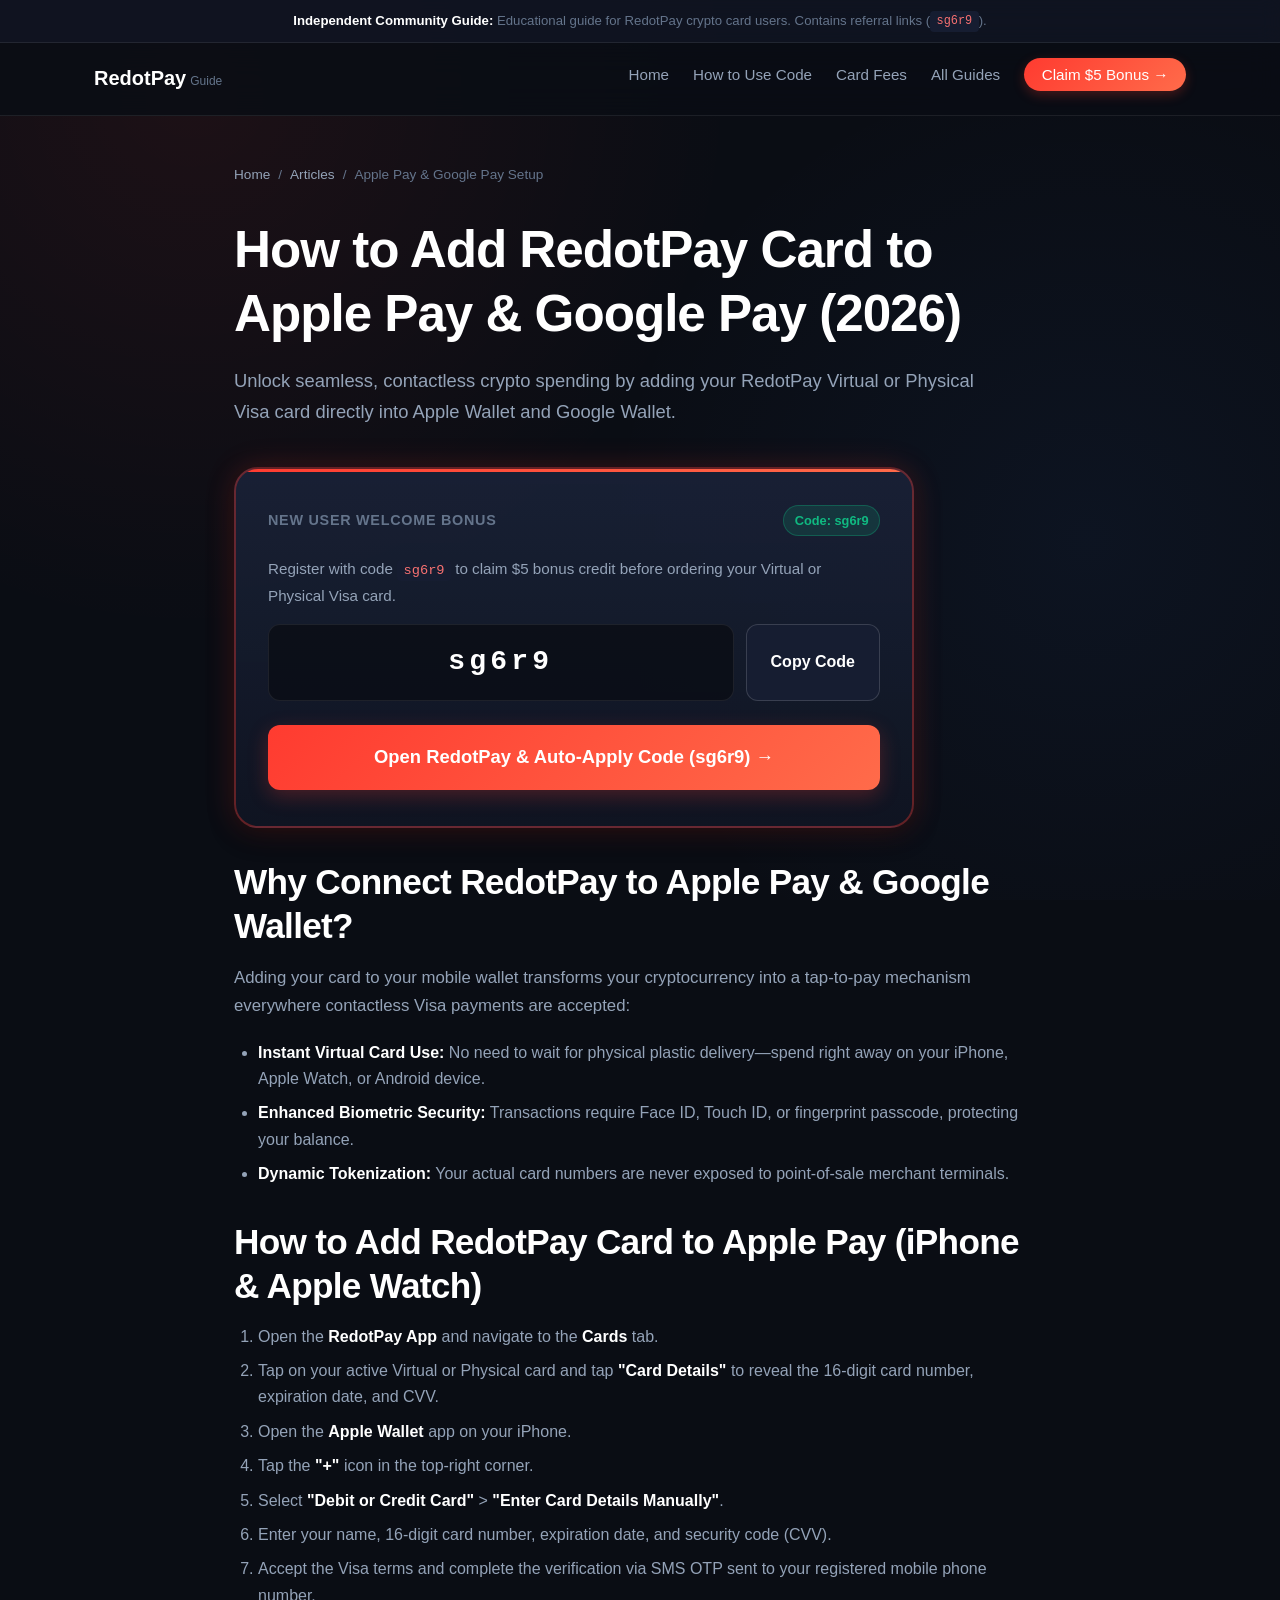
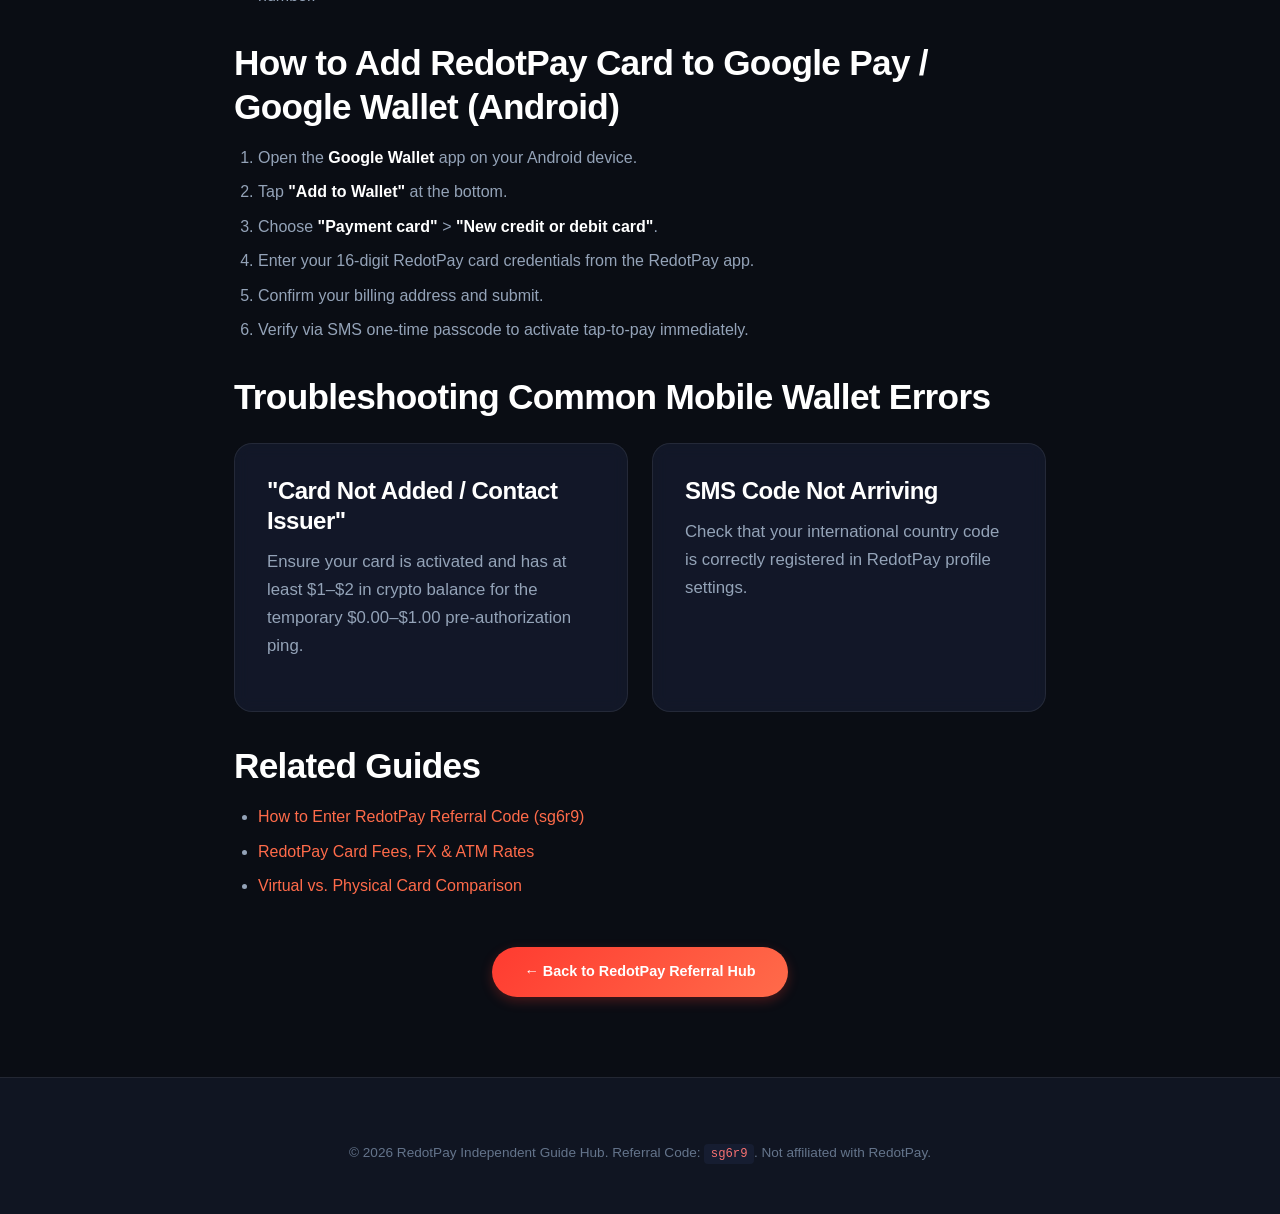
<file: articles/how-to-add-redotpay-apple-pay-google-pay.html>
<!DOCTYPE html>
<html lang="en">
<head>
  <meta charset="UTF-8">
  <meta name="viewport" content="width=device-width, initial-scale=1.0">
  
  <title>How to Add RedotPay Card to Apple Pay & Google Pay (2026 Tutorial)</title>
  <meta name="description" content="Step-by-step tutorial on adding your RedotPay Virtual or Physical Visa Card to Apple Pay and Google Wallet for contactless tap-to-pay. Troubleshooting & tips.">
  <meta name="keywords" content="RedotPay Apple Pay, RedotPay Google Pay, RedotPay Apple Wallet, RedotPay contactless payment, add RedotPay to iPhone, RedotPay Google Wallet NFC, RedotPay referral code Apple Pay">
  <link rel="canonical" href="https://redotpayreferralcode.github.io/redotpay/articles/how-to-add-redotpay-apple-pay-google-pay.html">

  <meta property="og:type" content="article">
  <meta property="og:title" content="How to Add RedotPay Card to Apple Pay & Google Pay (2026 Tutorial)">
  <meta property="og:description" content="Step-by-step tutorial on linking your RedotPay Visa card to Apple Wallet and Google Wallet.">
  <meta property="og:url" content="https://redotpayreferralcode.github.io/redotpay/articles/how-to-add-redotpay-apple-pay-google-pay.html">

  <link rel="stylesheet" href="../css/style.css">

  <script type="application/ld+json">
  {
    "@context": "https://schema.org",
    "@type": "HowTo",
    "name": "How to Add RedotPay Card to Apple Pay & Google Pay",
    "description": "Step-by-step instructions to link your RedotPay crypto debit card to Apple Wallet and Google Wallet for contactless tap-and-pay worldwide.",
    "step": [
      {
        "@type": "HowToStep",
        "position": 1,
        "name": "Obtain RedotPay Virtual Card",
        "text": "Register on RedotPay using referral code sg6r9, complete KYC, and activate your Virtual Card."
      },
      {
        "@type": "HowToStep",
        "position": 2,
        "name": "Open Apple Wallet or Google Wallet",
        "text": "Open your mobile wallet app and select Add Debit/Credit Card."
      },
      {
        "@type": "HowToStep",
        "position": 3,
        "name": "Enter Card Credentials & Verify via SMS OTP",
        "text": "Copy card number, expiry, and CVV from the RedotPay app and complete SMS verification."
      }
    ]
  }
  </script>
</head>
<body>

  <aside class="disclaimer-banner">
    <strong>Independent Community Guide:</strong> Educational guide for RedotPay crypto card users. Contains referral links (<code>sg6r9</code>).
  </aside>

  <header class="site-header">
    <div class="container nav-wrapper">
      <a href="../index.html" class="brand-logo">
        <span>RedotPay<span class="brand-subtitle">Guide</span></span>
      </a>
      <button class="menu-toggle" aria-label="Toggle menu">☰</button>
      <nav>
        <ul class="nav-links">
          <li><a href="../index.html">Home</a></li>
          <li><a href="../index.html#how-to-use">How to Use Code</a></li>
          <li><a href="../index.html#fees-comparison">Card Fees</a></li>
          <li><a href="../index.html#guides">All Guides</a></li>
          <li><a href="https://url.hk/i/en/sg6r9" class="nav-cta" target="_blank" rel="noopener noreferrer sponsored">Claim $5 Bonus &rarr;</a></li>
        </ul>
      </nav>
    </div>
  </header>

  <main class="container" style="padding-top: 3rem; padding-bottom: 5rem; max-width: 860px;">
    <ul class="breadcrumbs">
      <li><a href="../index.html">Home</a></li>
      <li><span>/</span></li>
      <li><a href="../index.html#guides">Articles</a></li>
      <li><span>/</span></li>
      <li><span>Apple Pay & Google Pay Setup</span></li>
    </ul>

    <h1>How to Add RedotPay Card to Apple Pay & Google Pay (2026)</h1>
    <p class="hero-lead" style="margin-left:0; font-size:1.15rem;">
      Unlock seamless, contactless crypto spending by adding your RedotPay Virtual or Physical Visa card directly into Apple Wallet and Google Wallet.
    </p>

    <div class="referral-box-card" style="margin: 2rem 0;">
      <div class="referral-box-header">
        <span class="referral-label">New User Welcome Bonus</span>
        <span class="verified-tag">Code: sg6r9</span>
      </div>
      <p style="font-size:0.95rem; margin-bottom:1rem;">Register with code <code>sg6r9</code> to claim $5 bonus credit before ordering your Virtual or Physical Visa card.</p>
      <div class="code-display-group">
        <div class="code-field">sg6r9</div>
        <button class="btn-copy" data-code="sg6r9">Copy Code</button>
      </div>
      <a href="https://url.hk/i/en/sg6r9" class="cta-button-main" target="_blank" rel="noopener noreferrer sponsored">
        Open RedotPay & Auto-Apply Code (sg6r9) &rarr;
      </a>
    </div>

    <h2>Why Connect RedotPay to Apple Pay & Google Wallet?</h2>
    <p>
      Adding your card to your mobile wallet transforms your cryptocurrency into a tap-to-pay mechanism everywhere contactless Visa payments are accepted:
    </p>
    <ul>
      <li><strong>Instant Virtual Card Use:</strong> No need to wait for physical plastic delivery—spend right away on your iPhone, Apple Watch, or Android device.</li>
      <li><strong>Enhanced Biometric Security:</strong> Transactions require Face ID, Touch ID, or fingerprint passcode, protecting your balance.</li>
      <li><strong>Dynamic Tokenization:</strong> Your actual card numbers are never exposed to point-of-sale merchant terminals.</li>
    </ul>

    <h2>How to Add RedotPay Card to Apple Pay (iPhone & Apple Watch)</h2>
    <ol>
      <li>Open the <strong>RedotPay App</strong> and navigate to the <strong>Cards</strong> tab.</li>
      <li>Tap on your active Virtual or Physical card and tap <strong>"Card Details"</strong> to reveal the 16-digit card number, expiration date, and CVV.</li>
      <li>Open the <strong>Apple Wallet</strong> app on your iPhone.</li>
      <li>Tap the <strong>"+"</strong> icon in the top-right corner.</li>
      <li>Select <strong>"Debit or Credit Card"</strong> &gt; <strong>"Enter Card Details Manually"</strong>.</li>
      <li>Enter your name, 16-digit card number, expiration date, and security code (CVV).</li>
      <li>Accept the Visa terms and complete the verification via SMS OTP sent to your registered mobile phone number.</li>
    </ol>

    <h2>How to Add RedotPay Card to Google Pay / Google Wallet (Android)</h2>
    <ol>
      <li>Open the <strong>Google Wallet</strong> app on your Android device.</li>
      <li>Tap <strong>"Add to Wallet"</strong> at the bottom.</li>
      <li>Choose <strong>"Payment card"</strong> &gt; <strong>"New credit or debit card"</strong>.</li>
      <li>Enter your 16-digit RedotPay card credentials from the RedotPay app.</li>
      <li>Confirm your billing address and submit.</li>
      <li>Verify via SMS one-time passcode to activate tap-to-pay immediately.</li>
    </ol>

    <h2>Troubleshooting Common Mobile Wallet Errors</h2>
    <div class="card-grid" style="margin: 1.5rem 0;">
      <div class="info-card">
        <h3>"Card Not Added / Contact Issuer"</h3>
        <p>Ensure your card is activated and has at least $1–$2 in crypto balance for the temporary $0.00–$1.00 pre-authorization ping.</p>
      </div>
      <div class="info-card">
        <h3>SMS Code Not Arriving</h3>
        <p>Check that your international country code is correctly registered in RedotPay profile settings.</p>
      </div>
    </div>

    <h2>Related Guides</h2>
    <ul>
      <li><a href="how-to-use-redotpay-referral-code.html">How to Enter RedotPay Referral Code (sg6r9)</a></li>
      <li><a href="redotpay-fees-limits-breakdown.html">RedotPay Card Fees, FX & ATM Rates</a></li>
      <li><a href="redotpay-virtual-vs-physical-card.html">Virtual vs. Physical Card Comparison</a></li>
    </ul>

    <div class="text-center" style="margin-top: 3rem;">
      <a href="../index.html" class="nav-cta" style="display:inline-block; padding: 0.8rem 2rem;">&larr; Back to RedotPay Referral Hub</a>
    </div>
  </main>

  <footer class="site-footer">
    <div class="container text-center">
      <p style="font-size: 0.85rem; color: var(--text-muted);">
        © 2026 RedotPay Independent Guide Hub. Referral Code: <code>sg6r9</code>. Not affiliated with RedotPay.
      </p>
    </div>
  </footer>

  <script src="../js/main.js"></script>
</body>
</html>
</file>
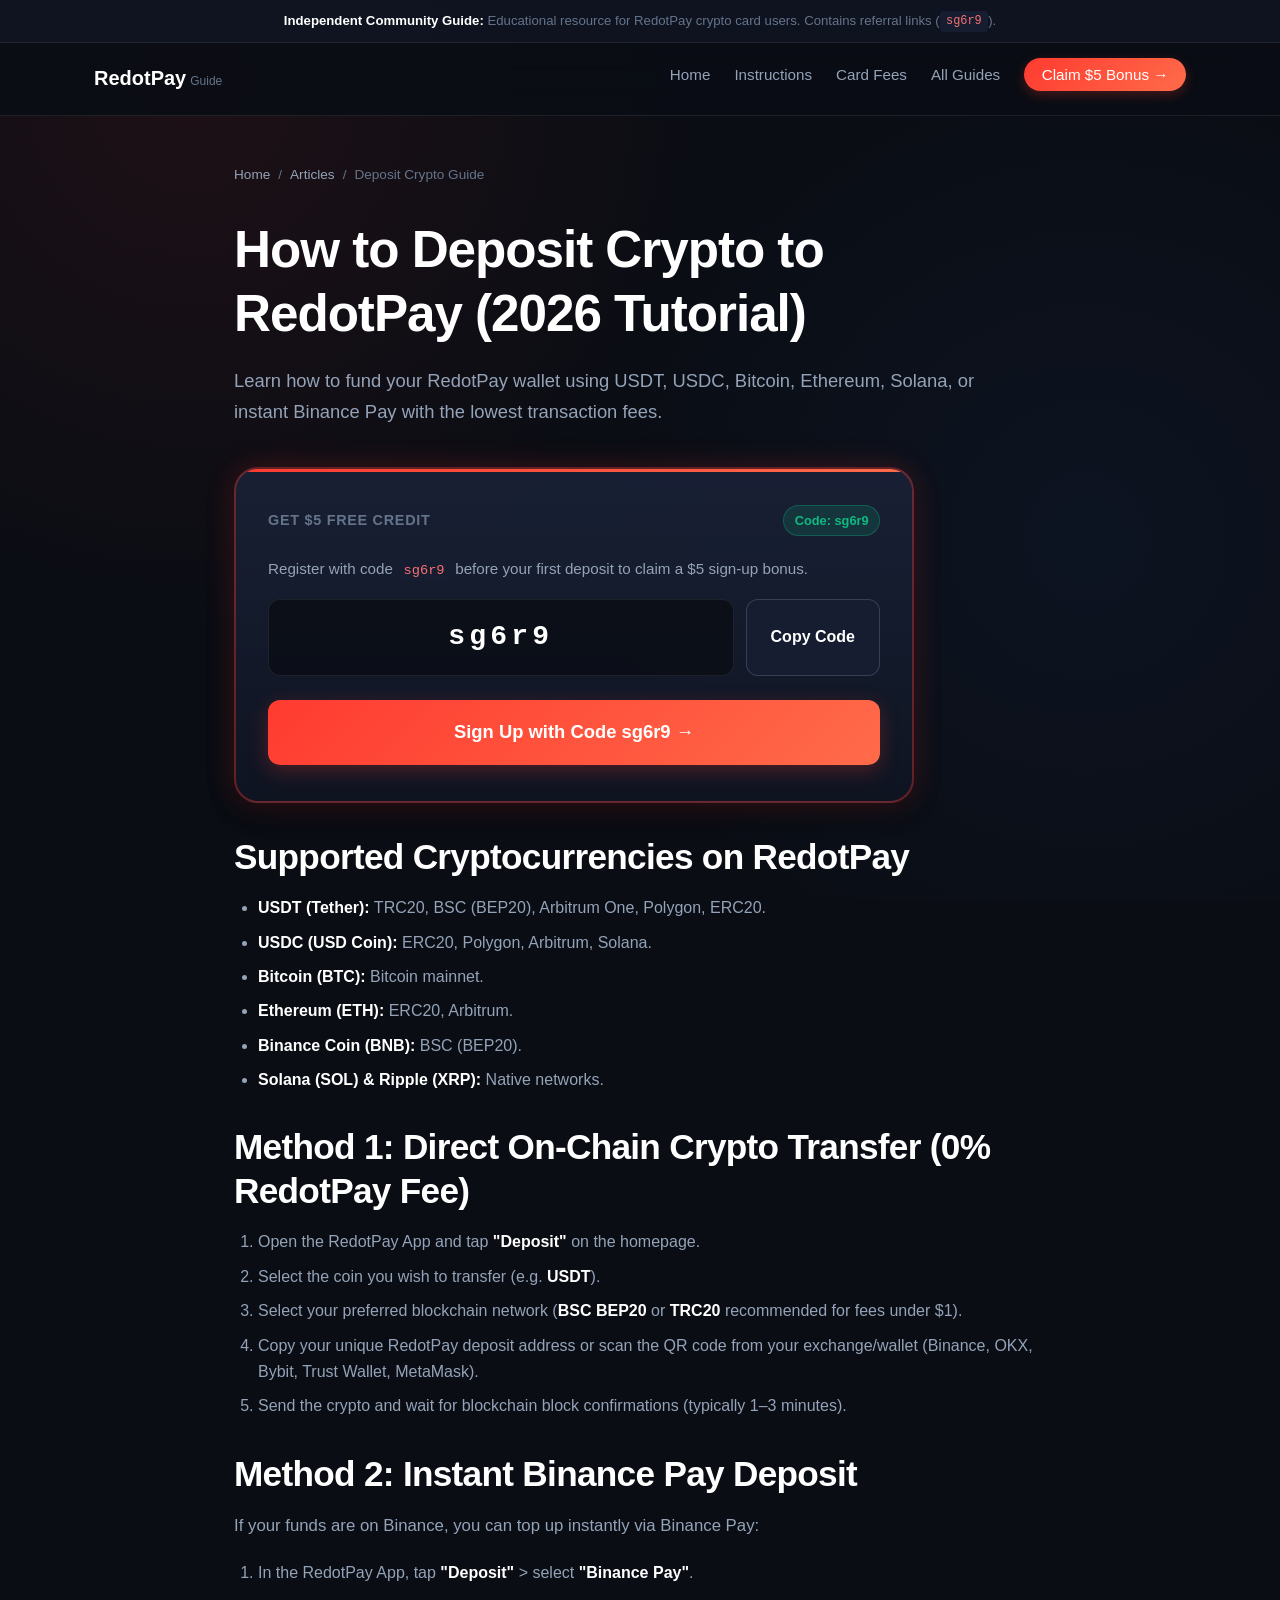
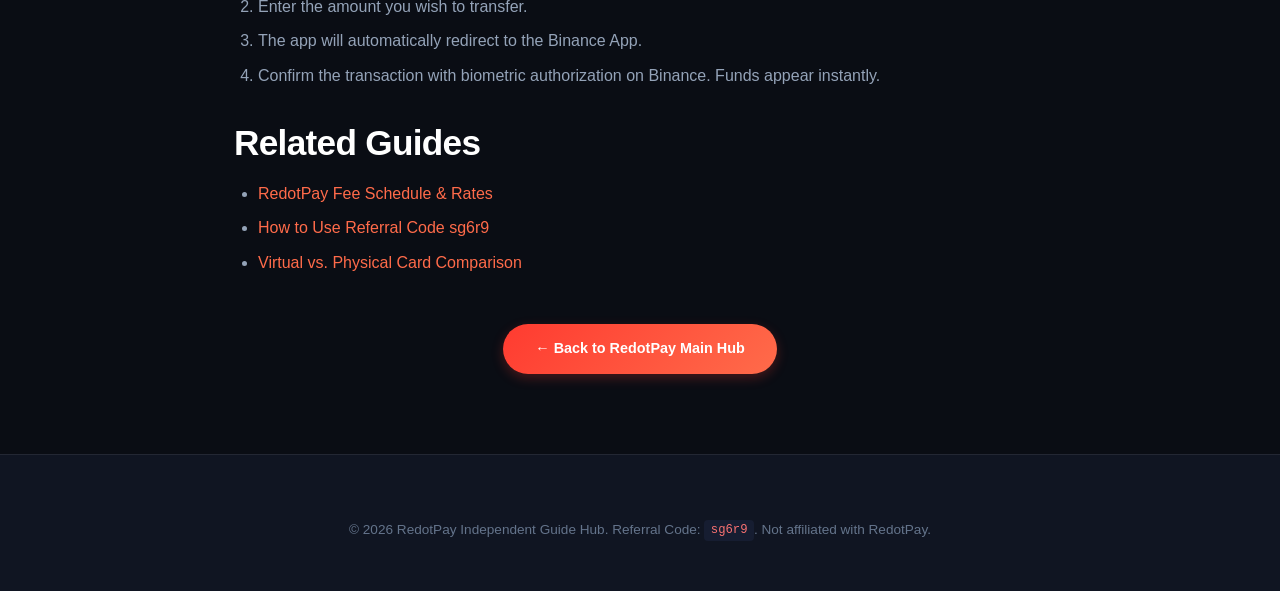
<file: articles/how-to-deposit-crypto-redotpay.html>
<!DOCTYPE html>
<html lang="en">
<head>
  <meta charset="UTF-8">
  <meta name="viewport" content="width=device-width, initial-scale=1.0">
  
  <title>How to Deposit Crypto to RedotPay (USDT, Binance Pay, BTC)</title>
  <meta name="description" content="Step-by-step guide to depositing cryptocurrency into your RedotPay wallet. Compare TRC20, BSC, Arbitrum, Binance Pay, and avoid high gas fees.">
  <meta name="keywords" content="how to deposit crypto to RedotPay, RedotPay Binance Pay deposit, RedotPay USDT deposit TRC20 BSC, RedotPay deposit fee, RedotPay top up">
  <link rel="canonical" href="https://redotpayreferralcode.github.io/redotpay/articles/how-to-deposit-crypto-redotpay.html">

  <meta property="og:type" content="article">
  <meta property="og:title" content="How to Deposit Crypto to RedotPay (USDT, Binance Pay, BTC)">
  <meta property="og:description" content="Complete deposit tutorial for RedotPay: supported networks, low-fee options, and Binance Pay transfers.">
  <meta property="og:url" content="https://redotpayreferralcode.github.io/redotpay/articles/how-to-deposit-crypto-redotpay.html">

  <link rel="stylesheet" href="../css/style.css">

  <script type="application/ld+json">
  {
    "@context": "https://schema.org",
    "@type": "Article",
    "headline": "How to Deposit Crypto to RedotPay (USDT, Binance Pay, BTC)",
    "description": "Step-by-step guide to depositing cryptocurrency into your RedotPay wallet. Compare TRC20, BSC, Arbitrum, Binance Pay, and avoid high gas fees.",
    "author": {
      "@type": "Organization",
      "name": "RedotPay Independent Guide Hub"
    },
    "publisher": {
      "@type": "Organization",
      "name": "RedotPay Independent Guide Hub"
    },
    "mainEntityOfPage": "https://redotpayreferralcode.github.io/redotpay/articles/how-to-deposit-crypto-redotpay.html"
  }
  </script>
</head>
<body>

  <aside class="disclaimer-banner">
    <strong>Independent Community Guide:</strong> Educational resource for RedotPay crypto card users. Contains referral links (<code>sg6r9</code>).
  </aside>

  <header class="site-header">
    <div class="container nav-wrapper">
      <a href="../index.html" class="brand-logo">
        <span>RedotPay<span class="brand-subtitle">Guide</span></span>
      </a>
      <button class="menu-toggle" aria-label="Toggle menu">☰</button>
      <nav>
        <ul class="nav-links">
          <li><a href="../index.html">Home</a></li>
          <li><a href="../index.html#how-to-use">Instructions</a></li>
          <li><a href="../index.html#fees-comparison">Card Fees</a></li>
          <li><a href="../index.html#guides">All Guides</a></li>
          <li><a href="https://url.hk/i/en/sg6r9" class="nav-cta" target="_blank" rel="noopener noreferrer sponsored">Claim $5 Bonus &rarr;</a></li>
        </ul>
      </nav>
    </div>
  </header>

  <main class="container" style="padding-top: 3rem; padding-bottom: 5rem; max-width: 860px;">
    <ul class="breadcrumbs">
      <li><a href="../index.html">Home</a></li>
      <li><span>/</span></li>
      <li><a href="../index.html#guides">Articles</a></li>
      <li><span>/</span></li>
      <li><span>Deposit Crypto Guide</span></li>
    </ul>

    <h1>How to Deposit Crypto to RedotPay (2026 Tutorial)</h1>
    <p class="hero-lead" style="margin-left:0; font-size:1.15rem;">
      Learn how to fund your RedotPay wallet using USDT, USDC, Bitcoin, Ethereum, Solana, or instant Binance Pay with the lowest transaction fees.
    </p>

    <div class="referral-box-card" style="margin: 2rem 0;">
      <div class="referral-box-header">
        <span class="referral-label">Get $5 Free Credit</span>
        <span class="verified-tag">Code: sg6r9</span>
      </div>
      <p style="font-size:0.95rem; margin-bottom:1rem;">Register with code <code>sg6r9</code> before your first deposit to claim a $5 sign-up bonus.</p>
      <div class="code-display-group">
        <div class="code-field">sg6r9</div>
        <button class="btn-copy" data-code="sg6r9">Copy Code</button>
      </div>
      <a href="https://url.hk/i/en/sg6r9" class="cta-button-main" target="_blank" rel="noopener noreferrer sponsored">
        Sign Up with Code sg6r9 &rarr;
      </a>
    </div>

    <h2>Supported Cryptocurrencies on RedotPay</h2>
    <ul>
      <li><strong>USDT (Tether):</strong> TRC20, BSC (BEP20), Arbitrum One, Polygon, ERC20.</li>
      <li><strong>USDC (USD Coin):</strong> ERC20, Polygon, Arbitrum, Solana.</li>
      <li><strong>Bitcoin (BTC):</strong> Bitcoin mainnet.</li>
      <li><strong>Ethereum (ETH):</strong> ERC20, Arbitrum.</li>
      <li><strong>Binance Coin (BNB):</strong> BSC (BEP20).</li>
      <li><strong>Solana (SOL) & Ripple (XRP):</strong> Native networks.</li>
    </ul>

    <h2>Method 1: Direct On-Chain Crypto Transfer (0% RedotPay Fee)</h2>
    <ol>
      <li>Open the RedotPay App and tap <strong>"Deposit"</strong> on the homepage.</li>
      <li>Select the coin you wish to transfer (e.g. <strong>USDT</strong>).</li>
      <li>Select your preferred blockchain network (<strong>BSC BEP20</strong> or <strong>TRC20</strong> recommended for fees under $1).</li>
      <li>Copy your unique RedotPay deposit address or scan the QR code from your exchange/wallet (Binance, OKX, Bybit, Trust Wallet, MetaMask).</li>
      <li>Send the crypto and wait for blockchain block confirmations (typically 1–3 minutes).</li>
    </ol>

    <h2>Method 2: Instant Binance Pay Deposit</h2>
    <p>
      If your funds are on Binance, you can top up instantly via Binance Pay:
    </p>
    <ol>
      <li>In the RedotPay App, tap <strong>"Deposit"</strong> &gt; select <strong>"Binance Pay"</strong>.</li>
      <li>Enter the amount you wish to transfer.</li>
      <li>The app will automatically redirect to the Binance App.</li>
      <li>Confirm the transaction with biometric authorization on Binance. Funds appear instantly.</li>
    </ol>

    <h2>Related Guides</h2>
    <ul>
      <li><a href="redotpay-fees-limits-breakdown.html">RedotPay Fee Schedule & Rates</a></li>
      <li><a href="how-to-use-redotpay-referral-code.html">How to Use Referral Code sg6r9</a></li>
      <li><a href="redotpay-virtual-vs-physical-card.html">Virtual vs. Physical Card Comparison</a></li>
    </ul>

    <div class="text-center" style="margin-top: 3rem;">
      <a href="../index.html" class="nav-cta" style="display:inline-block; padding: 0.8rem 2rem;">&larr; Back to RedotPay Main Hub</a>
    </div>
  </main>

  <footer class="site-footer">
    <div class="container text-center">
      <p style="font-size: 0.85rem; color: var(--text-muted);">
        © 2026 RedotPay Independent Guide Hub. Referral Code: <code>sg6r9</code>. Not affiliated with RedotPay.
      </p>
    </div>
  </footer>

  <script src="../js/main.js"></script>
</body>
</html>
</file>
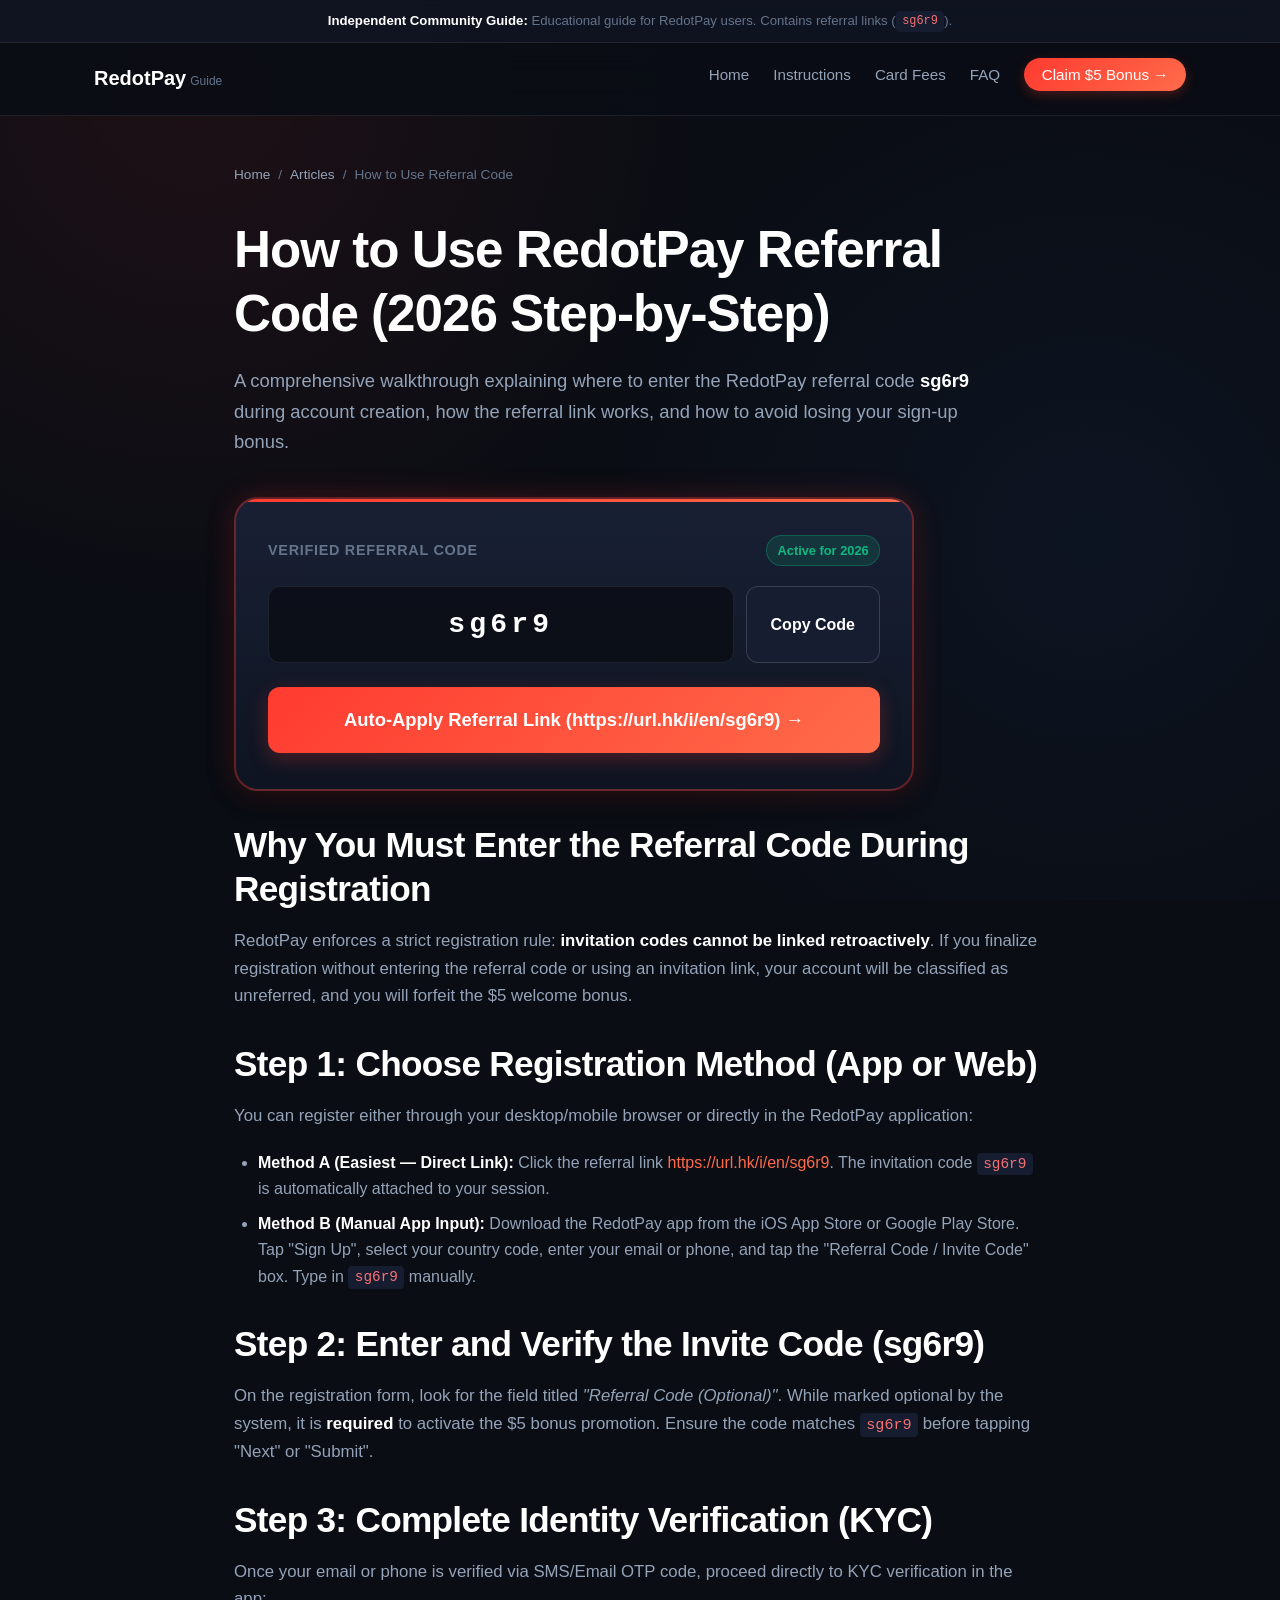
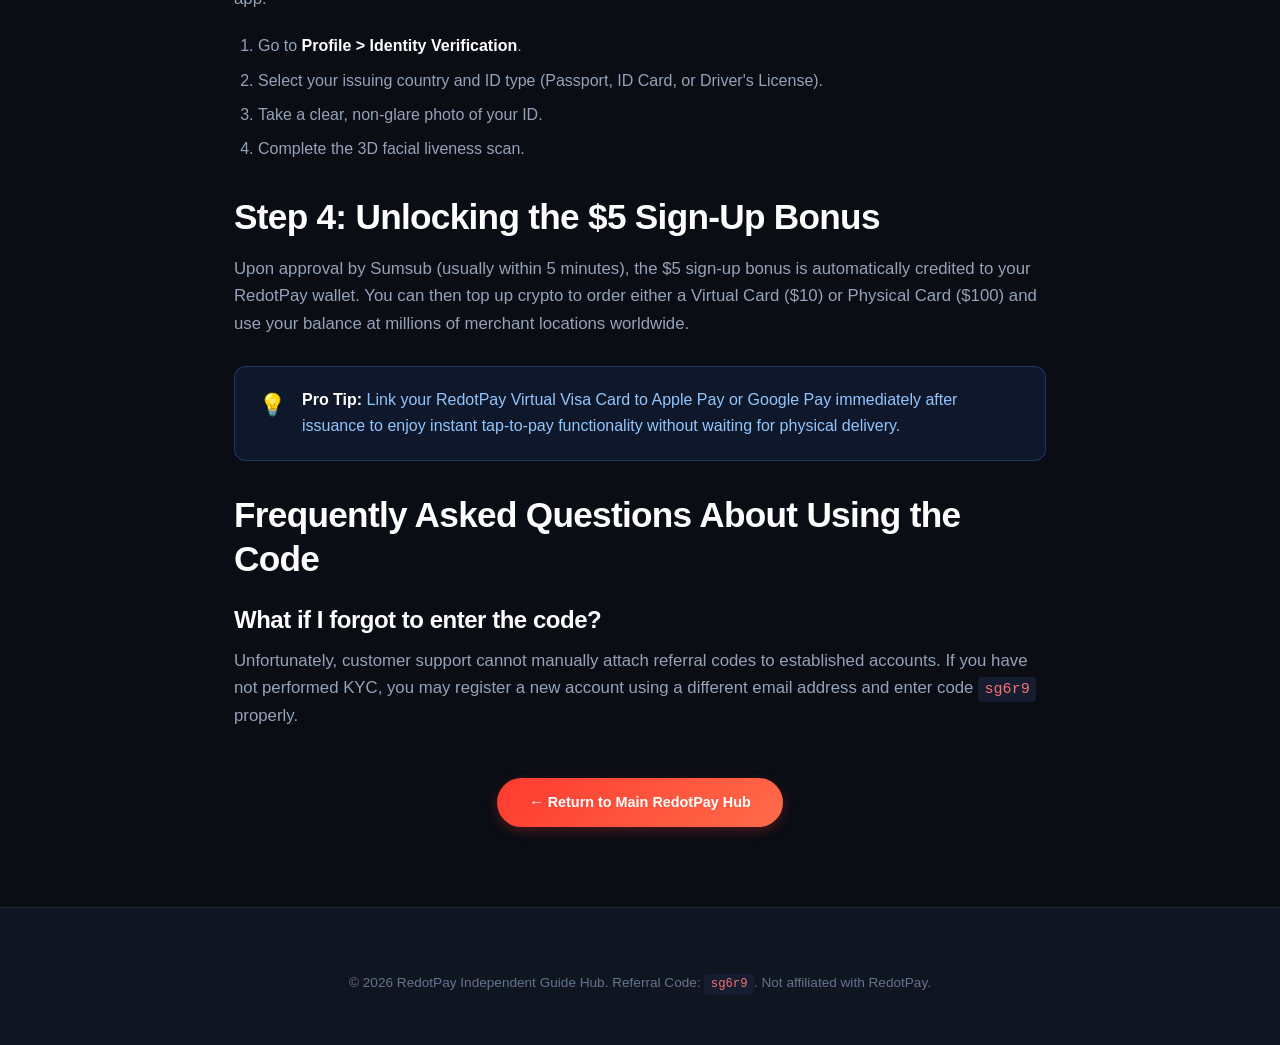
<file: articles/how-to-use-redotpay-referral-code.html>
<!DOCTYPE html>
<html lang="en">
<head>
  <meta charset="UTF-8">
  <meta name="viewport" content="width=device-width, initial-scale=1.0">
  
  <title>How to Use RedotPay Referral Code (2026 Step-by-Step Tutorial)</title>
  <meta name="description" content="Learn exactly where and how to enter the RedotPay referral code sg6r9 during registration to claim your $5 welcome bonus. Avoid common account signup errors.">
  <meta name="keywords" content="how to use RedotPay referral code, enter RedotPay promo code, RedotPay invite code tutorial, where to put RedotPay referral code">
  <link rel="canonical" href="https://redotpayreferralcode.github.io/redotpay/articles/how-to-use-redotpay-referral-code.html">

  <!-- Open Graph -->
  <meta property="og:type" content="article">
  <meta property="og:title" content="How to Use RedotPay Referral Code (2026 Step-by-Step Tutorial)">
  <meta property="og:description" content="Step-by-step walkthrough showing exactly where to enter the RedotPay referral code sg6r9 during sign up.">
  <meta property="og:url" content="https://redotpayreferralcode.github.io/redotpay/articles/how-to-use-redotpay-referral-code.html">

  <link rel="stylesheet" href="../css/style.css">

  <script type="application/ld+json">
  {
    "@context": "https://schema.org",
    "@type": "HowTo",
    "name": "How to Enter and Apply RedotPay Referral Code",
    "description": "Comprehensive visual guide on applying RedotPay referral code sg6r9 to claim account signup bonus.",
    "step": [
      {
        "@type": "HowToStep",
        "position": 1,
        "name": "Navigate to Registration",
        "text": "Open RedotPay web portal or launch the mobile app."
      },
      {
        "@type": "HowToStep",
        "position": 2,
        "name": "Locate Referral Field",
        "text": "Locate the Referral/Invite Code field and input sg6r9."
      },
      {
        "@type": "HowToStep",
        "position": 3,
        "name": "Verify Identity",
        "text": "Pass Sumsub KYC verification."
      }
    ]
  }
  </script>
</head>
<body>

  <aside class="disclaimer-banner">
    <strong>Independent Community Guide:</strong> Educational guide for RedotPay users. Contains referral links (<code>sg6r9</code>).
  </aside>

  <header class="site-header">
    <div class="container nav-wrapper">
      <a href="../index.html" class="brand-logo">
        <span>RedotPay<span class="brand-subtitle">Guide</span></span>
      </a>
      <button class="menu-toggle" aria-label="Toggle menu">☰</button>
      <nav>
        <ul class="nav-links">
          <li><a href="../index.html">Home</a></li>
          <li><a href="../index.html#how-to-use">Instructions</a></li>
          <li><a href="../index.html#fees-comparison">Card Fees</a></li>
          <li><a href="../index.html#faq">FAQ</a></li>
          <li><a href="https://url.hk/i/en/sg6r9" class="nav-cta" target="_blank" rel="noopener noreferrer sponsored">Claim $5 Bonus &rarr;</a></li>
        </ul>
      </nav>
    </div>
  </header>

  <main class="container" style="padding-top: 3rem; padding-bottom: 5rem; max-width: 860px;">
    <ul class="breadcrumbs">
      <li><a href="../index.html">Home</a></li>
      <li><span>/</span></li>
      <li><a href="../index.html#guides">Articles</a></li>
      <li><span>/</span></li>
      <li><span>How to Use Referral Code</span></li>
    </ul>

    <h1>How to Use RedotPay Referral Code (2026 Step-by-Step)</h1>
    <p class="hero-lead" style="margin-left:0; font-size:1.15rem;">
      A comprehensive walkthrough explaining where to enter the RedotPay referral code <strong>sg6r9</strong> during account creation, how the referral link works, and how to avoid losing your sign-up bonus.
    </p>

    <div class="referral-box-card" style="margin: 2rem 0;">
      <div class="referral-box-header">
        <span class="referral-label">Verified Referral Code</span>
        <span class="verified-tag">Active for 2026</span>
      </div>
      <div class="code-display-group">
        <div class="code-field">sg6r9</div>
        <button class="btn-copy" data-code="sg6r9">Copy Code</button>
      </div>
      <a href="https://url.hk/i/en/sg6r9" class="cta-button-main" target="_blank" rel="noopener noreferrer sponsored">
        Auto-Apply Referral Link (https://url.hk/i/en/sg6r9) &rarr;
      </a>
    </div>

    <h2>Why You Must Enter the Referral Code During Registration</h2>
    <p>
      RedotPay enforces a strict registration rule: <strong>invitation codes cannot be linked retroactively</strong>. If you finalize registration without entering the referral code or using an invitation link, your account will be classified as unreferred, and you will forfeit the $5 welcome bonus.
    </p>

    <h2>Step 1: Choose Registration Method (App or Web)</h2>
    <p>
      You can register either through your desktop/mobile browser or directly in the RedotPay application:
    </p>
    <ul>
      <li><strong>Method A (Easiest — Direct Link):</strong> Click the referral link <a href="https://url.hk/i/en/sg6r9" target="_blank" rel="noopener noreferrer sponsored">https://url.hk/i/en/sg6r9</a>. The invitation code <code>sg6r9</code> is automatically attached to your session.</li>
      <li><strong>Method B (Manual App Input):</strong> Download the RedotPay app from the iOS App Store or Google Play Store. Tap "Sign Up", select your country code, enter your email or phone, and tap the "Referral Code / Invite Code" box. Type in <code>sg6r9</code> manually.</li>
    </ul>

    <h2>Step 2: Enter and Verify the Invite Code (sg6r9)</h2>
    <p>
      On the registration form, look for the field titled <em>"Referral Code (Optional)"</em>. While marked optional by the system, it is <strong>required</strong> to activate the $5 bonus promotion. Ensure the code matches <code>sg6r9</code> before tapping "Next" or "Submit".
    </p>

    <h2>Step 3: Complete Identity Verification (KYC)</h2>
    <p>
      Once your email or phone is verified via SMS/Email OTP code, proceed directly to KYC verification in the app:
    </p>
    <ol>
      <li>Go to <strong>Profile &gt; Identity Verification</strong>.</li>
      <li>Select your issuing country and ID type (Passport, ID Card, or Driver's License).</li>
      <li>Take a clear, non-glare photo of your ID.</li>
      <li>Complete the 3D facial liveness scan.</li>
    </ol>

    <h2>Step 4: Unlocking the $5 Sign-Up Bonus</h2>
    <p>
      Upon approval by Sumsub (usually within 5 minutes), the $5 sign-up bonus is automatically credited to your RedotPay wallet. You can then top up crypto to order either a Virtual Card ($10) or Physical Card ($100) and use your balance at millions of merchant locations worldwide.
    </p>

    <div class="alert-box alert-info">
      <div class="alert-icon">💡</div>
      <div>
        <strong>Pro Tip:</strong> Link your RedotPay Virtual Visa Card to Apple Pay or Google Pay immediately after issuance to enjoy instant tap-to-pay functionality without waiting for physical delivery.
      </div>
    </div>

    <h2>Frequently Asked Questions About Using the Code</h2>
    <h3>What if I forgot to enter the code?</h3>
    <p>
      Unfortunately, customer support cannot manually attach referral codes to established accounts. If you have not performed KYC, you may register a new account using a different email address and enter code <code>sg6r9</code> properly.
    </p>

    <div class="text-center" style="margin-top: 3rem;">
      <a href="../index.html" class="nav-cta" style="display:inline-block; padding: 0.8rem 2rem;">&larr; Return to Main RedotPay Hub</a>
    </div>
  </main>

  <footer class="site-footer">
    <div class="container text-center">
      <p style="font-size: 0.85rem; color: var(--text-muted);">
        © 2026 RedotPay Independent Guide Hub. Referral Code: <code>sg6r9</code>. Not affiliated with RedotPay.
      </p>
    </div>
  </footer>

  <script src="../js/main.js"></script>
</body>
</html>
</file>
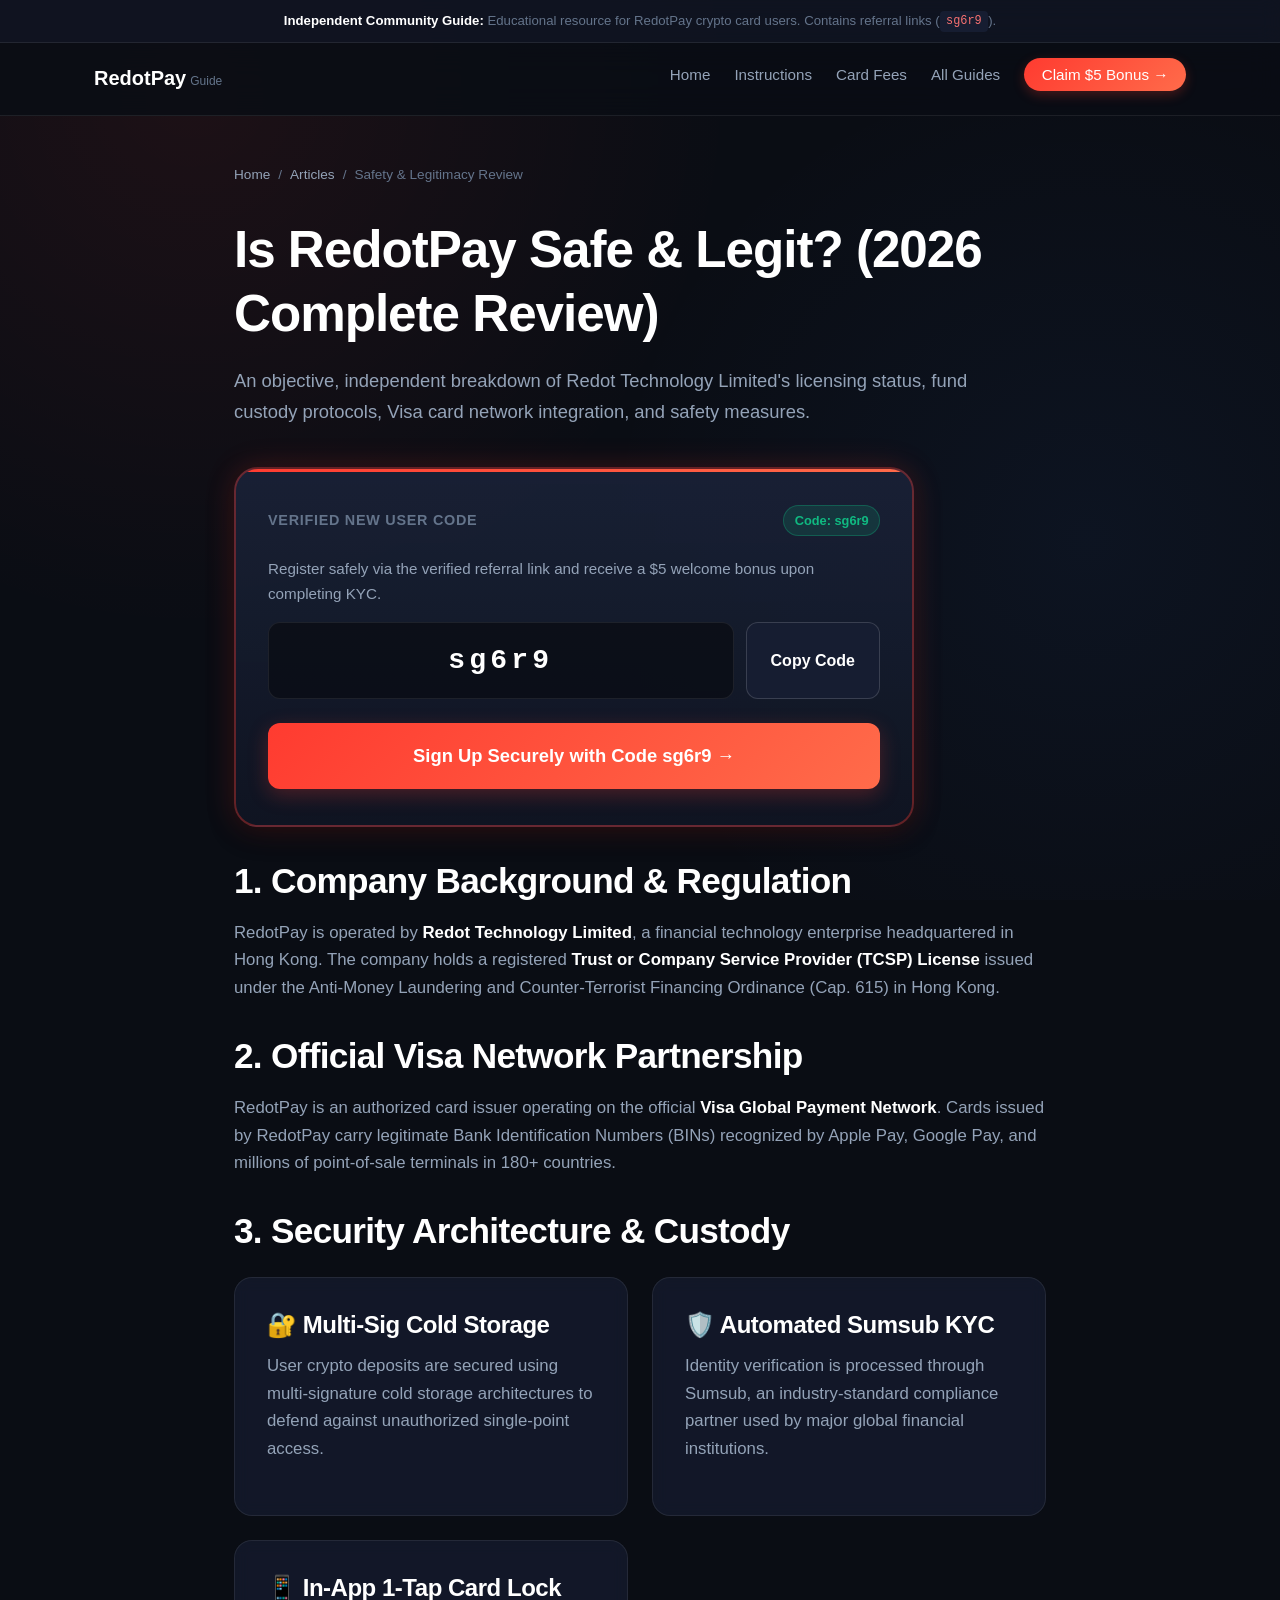
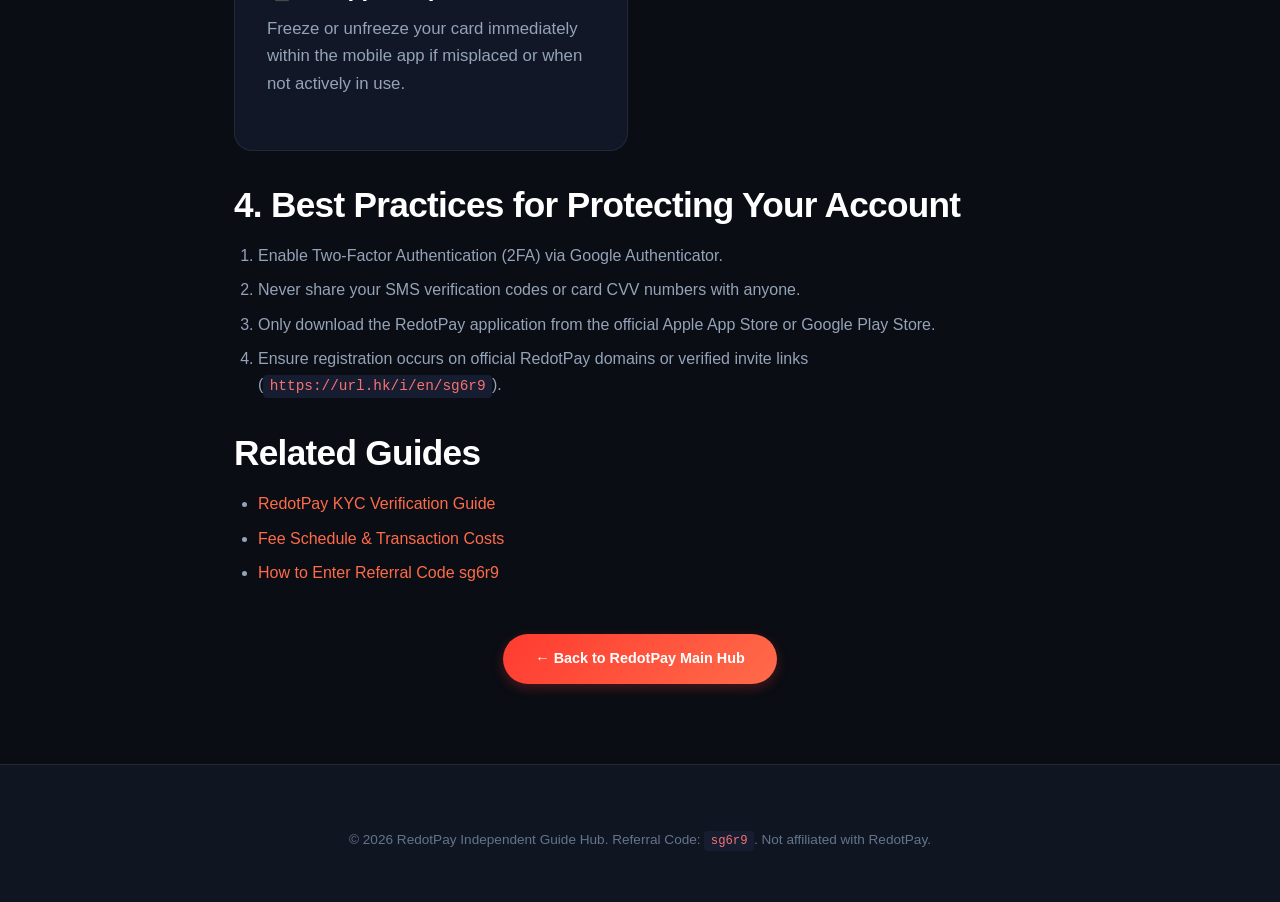
<file: articles/is-redotpay-safe-and-legit.html>
<!DOCTYPE html>
<html lang="en">
<head>
  <meta charset="UTF-8">
  <meta name="viewport" content="width=device-width, initial-scale=1.0">
  
  <title>Is RedotPay Safe & Legit? 2026 Licenses, Security & Review</title>
  <meta name="description" content="Is RedotPay safe to use? In-depth 2026 security review of RedotPay's Hong Kong TCSP license, fund custody, Visa partnership, user protections, and referral code sg6r9.">
  <meta name="keywords" content="is RedotPay safe, is RedotPay legit, RedotPay company review, RedotPay scam or legit, RedotPay trust score, RedotPay license Hong Kong, RedotPay referral code">
  <link rel="canonical" href="https://redotpayreferralcode.github.io/redotpay/articles/is-redotpay-safe-and-legit.html">

  <meta property="og:type" content="article">
  <meta property="og:title" content="Is RedotPay Safe & Legit? 2026 Licenses, Security & Review">
  <meta property="og:description" content="Independent security analysis of RedotPay: licensing, safety, and crypto debit card protection.">
  <meta property="og:url" content="https://redotpayreferralcode.github.io/redotpay/articles/is-redotpay-safe-and-legit.html">

  <link rel="stylesheet" href="../css/style.css">

  <script type="application/ld+json">
  {
    "@context": "https://schema.org",
    "@type": "Article",
    "headline": "Is RedotPay Safe & Legit? 2026 Licenses, Security & Review",
    "description": "Is RedotPay safe to use? In-depth 2026 security review of RedotPay's Hong Kong TCSP license, fund custody, Visa partnership, user protections, and referral code sg6r9.",
    "author": {
      "@type": "Organization",
      "name": "RedotPay Independent Guide Hub"
    },
    "publisher": {
      "@type": "Organization",
      "name": "RedotPay Independent Guide Hub"
    },
    "mainEntityOfPage": "https://redotpayreferralcode.github.io/redotpay/articles/is-redotpay-safe-and-legit.html"
  }
  </script>
</head>
<body>

  <aside class="disclaimer-banner">
    <strong>Independent Community Guide:</strong> Educational resource for RedotPay crypto card users. Contains referral links (<code>sg6r9</code>).
  </aside>

  <header class="site-header">
    <div class="container nav-wrapper">
      <a href="../index.html" class="brand-logo">
        <span>RedotPay<span class="brand-subtitle">Guide</span></span>
      </a>
      <button class="menu-toggle" aria-label="Toggle menu">☰</button>
      <nav>
        <ul class="nav-links">
          <li><a href="../index.html">Home</a></li>
          <li><a href="../index.html#how-to-use">Instructions</a></li>
          <li><a href="../index.html#fees-comparison">Card Fees</a></li>
          <li><a href="../index.html#guides">All Guides</a></li>
          <li><a href="https://url.hk/i/en/sg6r9" class="nav-cta" target="_blank" rel="noopener noreferrer sponsored">Claim $5 Bonus &rarr;</a></li>
        </ul>
      </nav>
    </div>
  </header>

  <main class="container" style="padding-top: 3rem; padding-bottom: 5rem; max-width: 860px;">
    <ul class="breadcrumbs">
      <li><a href="../index.html">Home</a></li>
      <li><span>/</span></li>
      <li><a href="../index.html#guides">Articles</a></li>
      <li><span>/</span></li>
      <li><span>Safety & Legitimacy Review</span></li>
    </ul>

    <h1>Is RedotPay Safe & Legit? (2026 Complete Review)</h1>
    <p class="hero-lead" style="margin-left:0; font-size:1.15rem;">
      An objective, independent breakdown of Redot Technology Limited's licensing status, fund custody protocols, Visa card network integration, and safety measures.
    </p>

    <div class="referral-box-card" style="margin: 2rem 0;">
      <div class="referral-box-header">
        <span class="referral-label">Verified New User Code</span>
        <span class="verified-tag">Code: sg6r9</span>
      </div>
      <p style="font-size:0.95rem; margin-bottom:1rem;">Register safely via the verified referral link and receive a $5 welcome bonus upon completing KYC.</p>
      <div class="code-display-group">
        <div class="code-field">sg6r9</div>
        <button class="btn-copy" data-code="sg6r9">Copy Code</button>
      </div>
      <a href="https://url.hk/i/en/sg6r9" class="cta-button-main" target="_blank" rel="noopener noreferrer sponsored">
        Sign Up Securely with Code sg6r9 &rarr;
      </a>
    </div>

    <h2>1. Company Background & Regulation</h2>
    <p>
      RedotPay is operated by <strong>Redot Technology Limited</strong>, a financial technology enterprise headquartered in Hong Kong. The company holds a registered <strong>Trust or Company Service Provider (TCSP) License</strong> issued under the Anti-Money Laundering and Counter-Terrorist Financing Ordinance (Cap. 615) in Hong Kong.
    </p>

    <h2>2. Official Visa Network Partnership</h2>
    <p>
      RedotPay is an authorized card issuer operating on the official <strong>Visa Global Payment Network</strong>. Cards issued by RedotPay carry legitimate Bank Identification Numbers (BINs) recognized by Apple Pay, Google Pay, and millions of point-of-sale terminals in 180+ countries.
    </p>

    <h2>3. Security Architecture & Custody</h2>
    <div class="card-grid" style="margin: 1.5rem 0;">
      <div class="info-card">
        <h3>🔐 Multi-Sig Cold Storage</h3>
        <p>User crypto deposits are secured using multi-signature cold storage architectures to defend against unauthorized single-point access.</p>
      </div>
      <div class="info-card">
        <h3>🛡️ Automated Sumsub KYC</h3>
        <p>Identity verification is processed through Sumsub, an industry-standard compliance partner used by major global financial institutions.</p>
      </div>
      <div class="info-card">
        <h3>📱 In-App 1-Tap Card Lock</h3>
        <p>Freeze or unfreeze your card immediately within the mobile app if misplaced or when not actively in use.</p>
      </div>
    </div>

    <h2>4. Best Practices for Protecting Your Account</h2>
    <ol>
      <li>Enable Two-Factor Authentication (2FA) via Google Authenticator.</li>
      <li>Never share your SMS verification codes or card CVV numbers with anyone.</li>
      <li>Only download the RedotPay application from the official Apple App Store or Google Play Store.</li>
      <li>Ensure registration occurs on official RedotPay domains or verified invite links (<code>https://url.hk/i/en/sg6r9</code>).</li>
    </ol>

    <h2>Related Guides</h2>
    <ul>
      <li><a href="redotpay-kyc-verification-guide.html">RedotPay KYC Verification Guide</a></li>
      <li><a href="redotpay-fees-limits-breakdown.html">Fee Schedule & Transaction Costs</a></li>
      <li><a href="how-to-use-redotpay-referral-code.html">How to Enter Referral Code sg6r9</a></li>
    </ul>

    <div class="text-center" style="margin-top: 3rem;">
      <a href="../index.html" class="nav-cta" style="display:inline-block; padding: 0.8rem 2rem;">&larr; Back to RedotPay Main Hub</a>
    </div>
  </main>

  <footer class="site-footer">
    <div class="container text-center">
      <p style="font-size: 0.85rem; color: var(--text-muted);">
        © 2026 RedotPay Independent Guide Hub. Referral Code: <code>sg6r9</code>. Not affiliated with RedotPay.
      </p>
    </div>
  </footer>

  <script src="../js/main.js"></script>
</body>
</html>
</file>
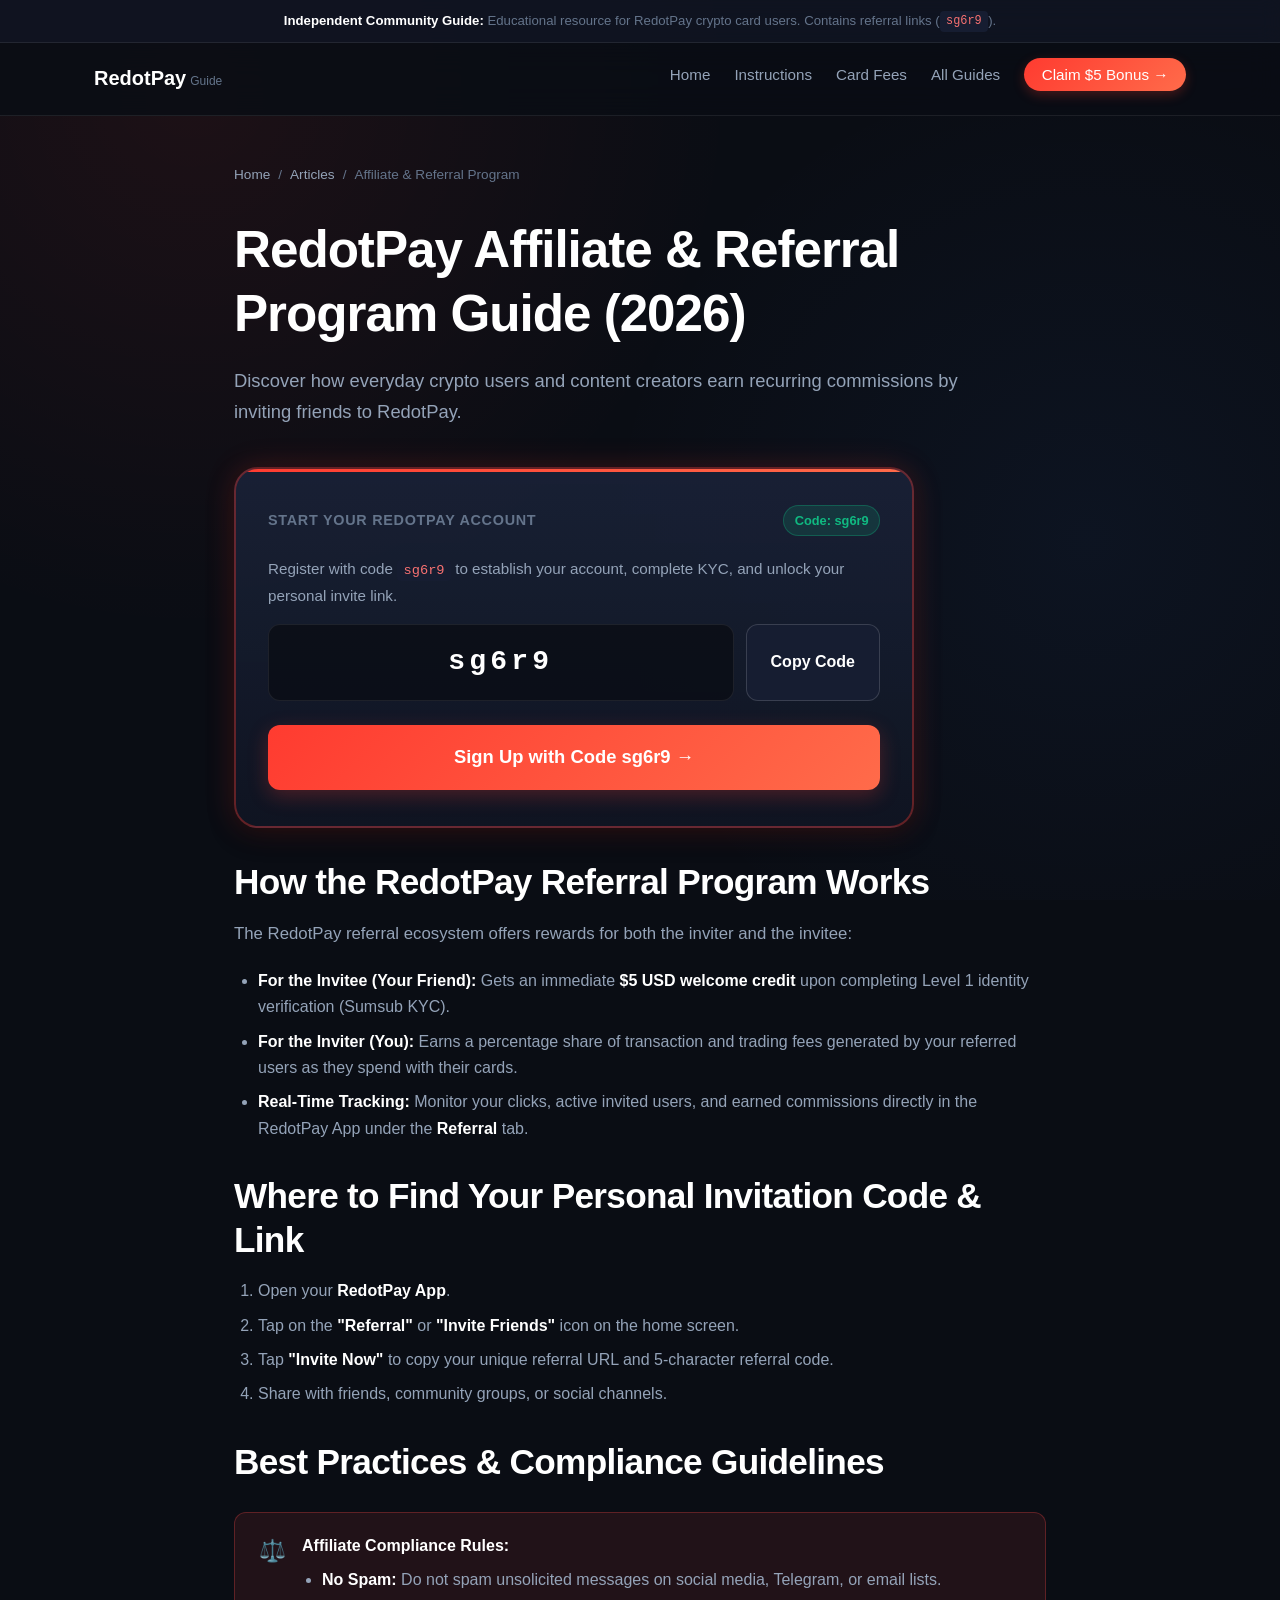
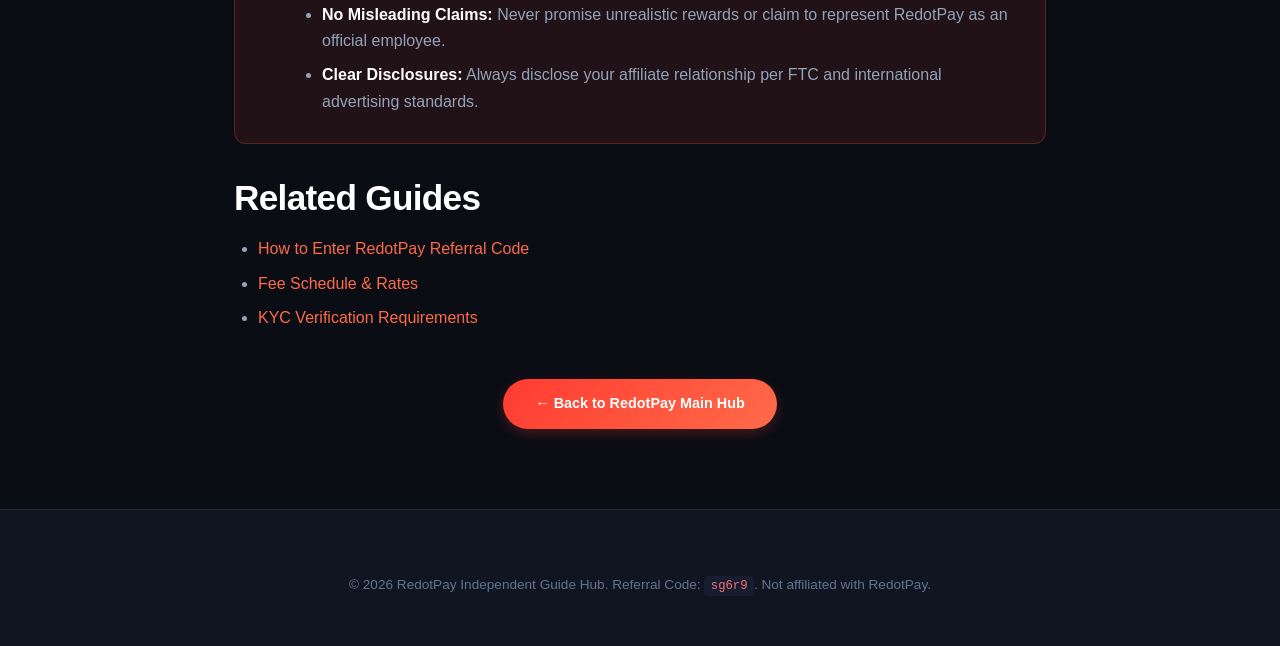
<file: articles/redotpay-affiliate-program-guide.html>
<!DOCTYPE html>
<html lang="en">
<head>
  <meta charset="UTF-8">
  <meta name="viewport" content="width=device-width, initial-scale=1.0">
  
  <title>RedotPay Affiliate & Referral Program Guide (2026 Commission Structure)</title>
  <meta name="description" content="Learn how to earn recurring crypto commissions with the RedotPay affiliate and referral program. Commission tiers, rules, link sharing tips, and referral code sg6r9.">
  <meta name="keywords" content="RedotPay affiliate program, RedotPay referral program, earn with RedotPay, RedotPay commission rate, RedotPay partner program, RedotPay invite code">
  <link rel="canonical" href="https://redotpayreferralcode.github.io/redotpay/articles/redotpay-affiliate-program-guide.html">

  <meta property="og:type" content="article">
  <meta property="og:title" content="RedotPay Affiliate & Referral Program Guide (2026 Commission Structure)">
  <meta property="og:description" content="Complete guide to earning passive crypto commissions through RedotPay's referral and affiliate program.">
  <meta property="og:url" content="https://redotpayreferralcode.github.io/redotpay/articles/redotpay-affiliate-program-guide.html">

  <link rel="stylesheet" href="../css/style.css">

  <script type="application/ld+json">
  {
    "@context": "https://schema.org",
    "@type": "Article",
    "headline": "RedotPay Affiliate & Referral Program Guide (2026 Commission Structure)",
    "description": "Learn how to earn recurring crypto commissions with the RedotPay affiliate and referral program. Commission tiers, rules, link sharing tips, and referral code sg6r9.",
    "author": {
      "@type": "Organization",
      "name": "RedotPay Independent Guide Hub"
    },
    "publisher": {
      "@type": "Organization",
      "name": "RedotPay Independent Guide Hub"
    },
    "mainEntityOfPage": "https://redotpayreferralcode.github.io/redotpay/articles/redotpay-affiliate-program-guide.html"
  }
  </script>
</head>
<body>

  <aside class="disclaimer-banner">
    <strong>Independent Community Guide:</strong> Educational resource for RedotPay crypto card users. Contains referral links (<code>sg6r9</code>).
  </aside>

  <header class="site-header">
    <div class="container nav-wrapper">
      <a href="../index.html" class="brand-logo">
        <span>RedotPay<span class="brand-subtitle">Guide</span></span>
      </a>
      <button class="menu-toggle" aria-label="Toggle menu">☰</button>
      <nav>
        <ul class="nav-links">
          <li><a href="../index.html">Home</a></li>
          <li><a href="../index.html#how-to-use">Instructions</a></li>
          <li><a href="../index.html#fees-comparison">Card Fees</a></li>
          <li><a href="../index.html#guides">All Guides</a></li>
          <li><a href="https://url.hk/i/en/sg6r9" class="nav-cta" target="_blank" rel="noopener noreferrer sponsored">Claim $5 Bonus &rarr;</a></li>
        </ul>
      </nav>
    </div>
  </header>

  <main class="container" style="padding-top: 3rem; padding-bottom: 5rem; max-width: 860px;">
    <ul class="breadcrumbs">
      <li><a href="../index.html">Home</a></li>
      <li><span>/</span></li>
      <li><a href="../index.html#guides">Articles</a></li>
      <li><span>/</span></li>
      <li><span>Affiliate & Referral Program</span></li>
    </ul>

    <h1>RedotPay Affiliate & Referral Program Guide (2026)</h1>
    <p class="hero-lead" style="margin-left:0; font-size:1.15rem;">
      Discover how everyday crypto users and content creators earn recurring commissions by inviting friends to RedotPay.
    </p>

    <div class="referral-box-card" style="margin: 2rem 0;">
      <div class="referral-box-header">
        <span class="referral-label">Start Your RedotPay Account</span>
        <span class="verified-tag">Code: sg6r9</span>
      </div>
      <p style="font-size:0.95rem; margin-bottom:1rem;">Register with code <code>sg6r9</code> to establish your account, complete KYC, and unlock your personal invite link.</p>
      <div class="code-display-group">
        <div class="code-field">sg6r9</div>
        <button class="btn-copy" data-code="sg6r9">Copy Code</button>
      </div>
      <a href="https://url.hk/i/en/sg6r9" class="cta-button-main" target="_blank" rel="noopener noreferrer sponsored">
        Sign Up with Code sg6r9 &rarr;
      </a>
    </div>

    <h2>How the RedotPay Referral Program Works</h2>
    <p>
      The RedotPay referral ecosystem offers rewards for both the inviter and the invitee:
    </p>
    <ul>
      <li><strong>For the Invitee (Your Friend):</strong> Gets an immediate <strong>$5 USD welcome credit</strong> upon completing Level 1 identity verification (Sumsub KYC).</li>
      <li><strong>For the Inviter (You):</strong> Earns a percentage share of transaction and trading fees generated by your referred users as they spend with their cards.</li>
      <li><strong>Real-Time Tracking:</strong> Monitor your clicks, active invited users, and earned commissions directly in the RedotPay App under the <strong>Referral</strong> tab.</li>
    </ul>

    <h2>Where to Find Your Personal Invitation Code & Link</h2>
    <ol>
      <li>Open your <strong>RedotPay App</strong>.</li>
      <li>Tap on the <strong>"Referral"</strong> or <strong>"Invite Friends"</strong> icon on the home screen.</li>
      <li>Tap <strong>"Invite Now"</strong> to copy your unique referral URL and 5-character referral code.</li>
      <li>Share with friends, community groups, or social channels.</li>
    </ol>

    <h2>Best Practices & Compliance Guidelines</h2>
    <div class="alert-box alert-warning">
      <div class="alert-icon">⚖️</div>
      <div>
        <strong>Affiliate Compliance Rules:</strong>
        <ul style="margin: 0.5rem 0 0; padding-left: 1.25rem;">
          <li><strong>No Spam:</strong> Do not spam unsolicited messages on social media, Telegram, or email lists.</li>
          <li><strong>No Misleading Claims:</strong> Never promise unrealistic rewards or claim to represent RedotPay as an official employee.</li>
          <li><strong>Clear Disclosures:</strong> Always disclose your affiliate relationship per FTC and international advertising standards.</li>
        </ul>
      </div>
    </div>

    <h2>Related Guides</h2>
    <ul>
      <li><a href="how-to-use-redotpay-referral-code.html">How to Enter RedotPay Referral Code</a></li>
      <li><a href="redotpay-fees-limits-breakdown.html">Fee Schedule & Rates</a></li>
      <li><a href="redotpay-kyc-verification-guide.html">KYC Verification Requirements</a></li>
    </ul>

    <div class="text-center" style="margin-top: 3rem;">
      <a href="../index.html" class="nav-cta" style="display:inline-block; padding: 0.8rem 2rem;">&larr; Back to RedotPay Main Hub</a>
    </div>
  </main>

  <footer class="site-footer">
    <div class="container text-center">
      <p style="font-size: 0.85rem; color: var(--text-muted);">
        © 2026 RedotPay Independent Guide Hub. Referral Code: <code>sg6r9</code>. Not affiliated with RedotPay.
      </p>
    </div>
  </footer>

  <script src="../js/main.js"></script>
</body>
</html>
</file>
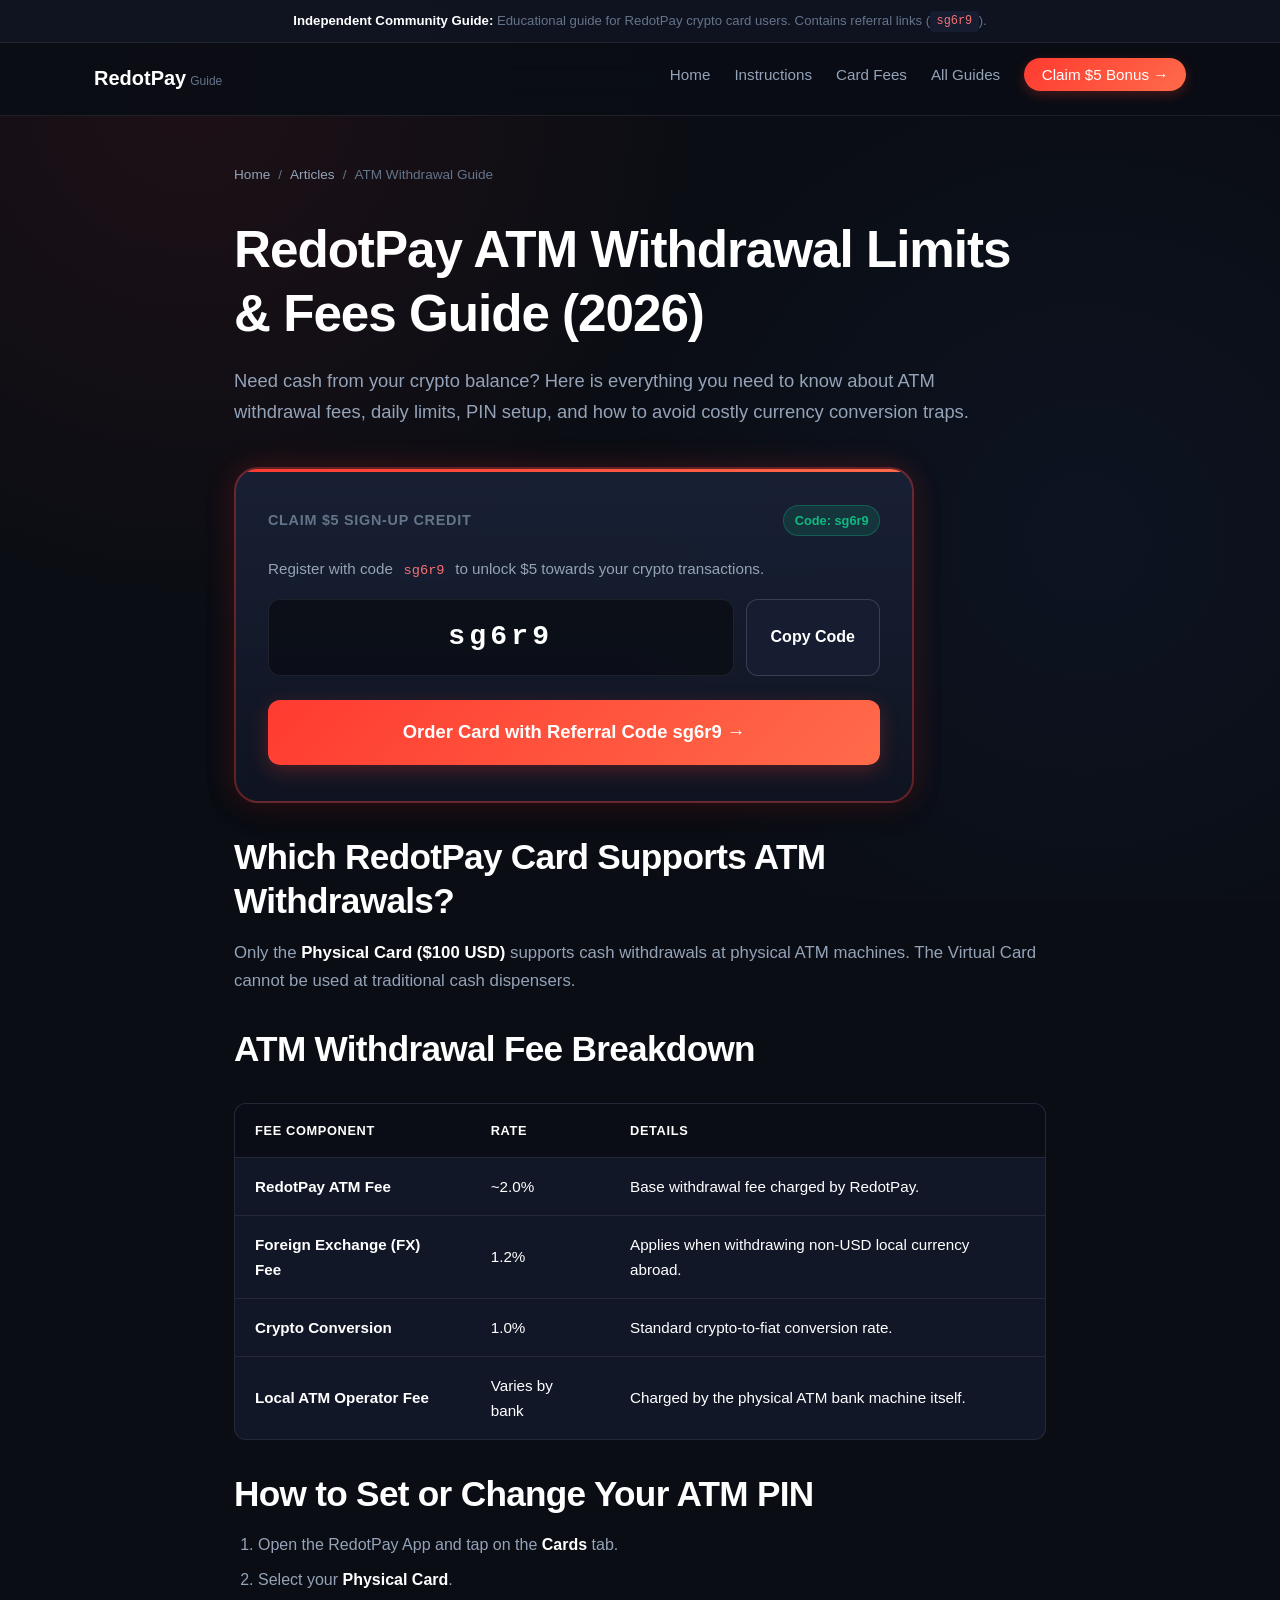
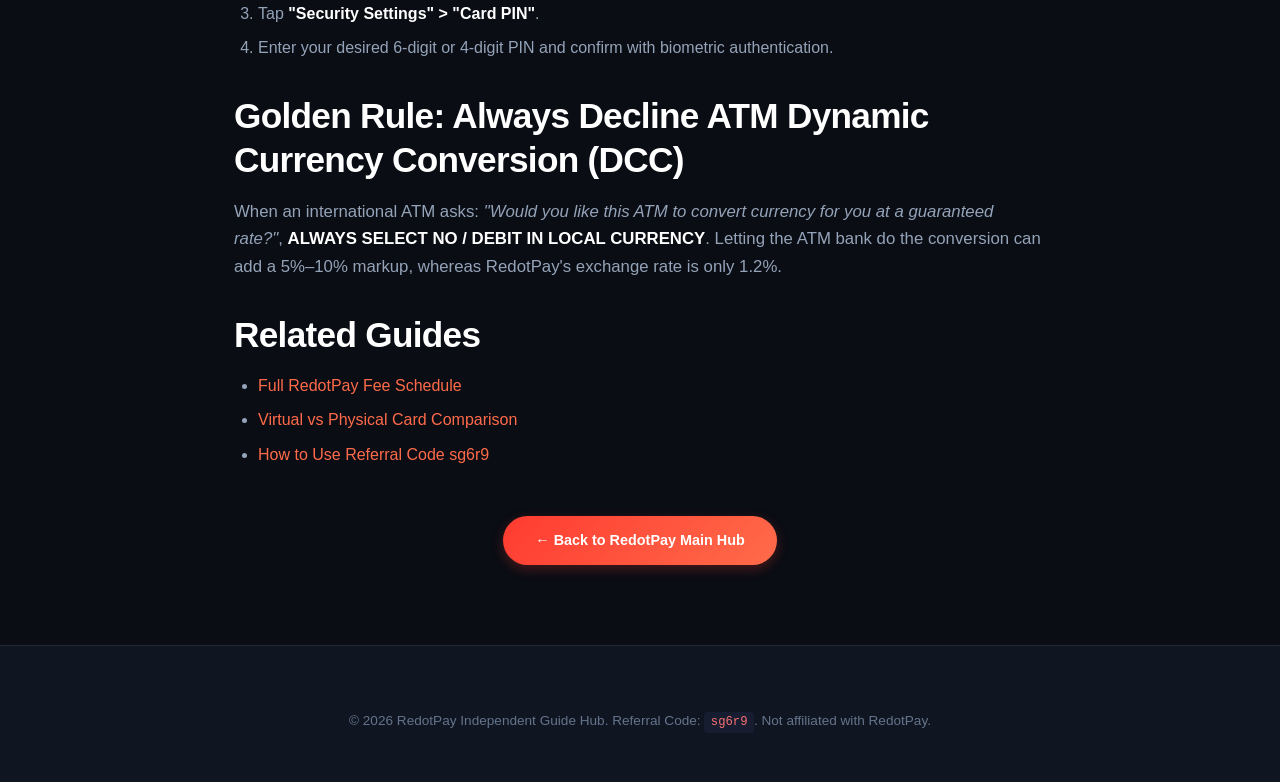
<file: articles/redotpay-atm-withdrawal-limits-fees.html>
<!DOCTYPE html>
<html lang="en">
<head>
  <meta charset="UTF-8">
  <meta name="viewport" content="width=device-width, initial-scale=1.0">
  
  <title>RedotPay ATM Withdrawal Limits, Fees & Global ATM Guide (2026)</title>
  <meta name="description" content="Complete guide to withdrawing cash at ATMs with RedotPay Physical Visa Card. ATM fee breakdown (2% + 1.2% FX), daily limits, PIN setup, and money-saving tips.">
  <meta name="keywords" content="RedotPay ATM withdrawal, RedotPay ATM fee, RedotPay cash withdrawal limit, RedotPay ATM PIN setup, RedotPay physical card ATM, RedotPay promo code">
  <link rel="canonical" href="https://redotpayreferralcode.github.io/redotpay/articles/redotpay-atm-withdrawal-limits-fees.html">

  <meta property="og:type" content="article">
  <meta property="og:title" content="RedotPay ATM Withdrawal Limits, Fees & Global ATM Guide (2026)">
  <meta property="og:description" content="How to withdraw cash globally at ATMs using your RedotPay physical Visa crypto card.">
  <meta property="og:url" content="https://redotpayreferralcode.github.io/redotpay/articles/redotpay-atm-withdrawal-limits-fees.html">

  <link rel="stylesheet" href="../css/style.css">

  <script type="application/ld+json">
  {
    "@context": "https://schema.org",
    "@type": "Article",
    "headline": "RedotPay ATM Withdrawal Limits, Fees & Global ATM Guide (2026)",
    "description": "Complete guide to withdrawing cash at ATMs with RedotPay Physical Visa Card. ATM fee breakdown, daily limits, PIN setup, and money-saving tips.",
    "author": {
      "@type": "Organization",
      "name": "RedotPay Independent Guide Hub"
    },
    "publisher": {
      "@type": "Organization",
      "name": "RedotPay Independent Guide Hub"
    },
    "mainEntityOfPage": "https://redotpayreferralcode.github.io/redotpay/articles/redotpay-atm-withdrawal-limits-fees.html"
  }
  </script>
</head>
<body>

  <aside class="disclaimer-banner">
    <strong>Independent Community Guide:</strong> Educational guide for RedotPay crypto card users. Contains referral links (<code>sg6r9</code>).
  </aside>

  <header class="site-header">
    <div class="container nav-wrapper">
      <a href="../index.html" class="brand-logo">
        <span>RedotPay<span class="brand-subtitle">Guide</span></span>
      </a>
      <button class="menu-toggle" aria-label="Toggle menu">☰</button>
      <nav>
        <ul class="nav-links">
          <li><a href="../index.html">Home</a></li>
          <li><a href="../index.html#how-to-use">Instructions</a></li>
          <li><a href="../index.html#fees-comparison">Card Fees</a></li>
          <li><a href="../index.html#guides">All Guides</a></li>
          <li><a href="https://url.hk/i/en/sg6r9" class="nav-cta" target="_blank" rel="noopener noreferrer sponsored">Claim $5 Bonus &rarr;</a></li>
        </ul>
      </nav>
    </div>
  </header>

  <main class="container" style="padding-top: 3rem; padding-bottom: 5rem; max-width: 860px;">
    <ul class="breadcrumbs">
      <li><a href="../index.html">Home</a></li>
      <li><span>/</span></li>
      <li><a href="../index.html#guides">Articles</a></li>
      <li><span>/</span></li>
      <li><span>ATM Withdrawal Guide</span></li>
    </ul>

    <h1>RedotPay ATM Withdrawal Limits & Fees Guide (2026)</h1>
    <p class="hero-lead" style="margin-left:0; font-size:1.15rem;">
      Need cash from your crypto balance? Here is everything you need to know about ATM withdrawal fees, daily limits, PIN setup, and how to avoid costly currency conversion traps.
    </p>

    <div class="referral-box-card" style="margin: 2rem 0;">
      <div class="referral-box-header">
        <span class="referral-label">Claim $5 Sign-Up Credit</span>
        <span class="verified-tag">Code: sg6r9</span>
      </div>
      <p style="font-size:0.95rem; margin-bottom:1rem;">Register with code <code>sg6r9</code> to unlock $5 towards your crypto transactions.</p>
      <div class="code-display-group">
        <div class="code-field">sg6r9</div>
        <button class="btn-copy" data-code="sg6r9">Copy Code</button>
      </div>
      <a href="https://url.hk/i/en/sg6r9" class="cta-button-main" target="_blank" rel="noopener noreferrer sponsored">
        Order Card with Referral Code sg6r9 &rarr;
      </a>
    </div>

    <h2>Which RedotPay Card Supports ATM Withdrawals?</h2>
    <p>
      Only the <strong>Physical Card ($100 USD)</strong> supports cash withdrawals at physical ATM machines. The Virtual Card cannot be used at traditional cash dispensers.
    </p>

    <h2>ATM Withdrawal Fee Breakdown</h2>
    <div class="table-responsive">
      <table class="data-table">
        <thead>
          <tr>
            <th>Fee Component</th>
            <th>Rate</th>
            <th>Details</th>
          </tr>
        </thead>
        <tbody>
          <tr>
            <td><strong>RedotPay ATM Fee</strong></td>
            <td>~2.0%</td>
            <td>Base withdrawal fee charged by RedotPay.</td>
          </tr>
          <tr>
            <td><strong>Foreign Exchange (FX) Fee</strong></td>
            <td>1.2%</td>
            <td>Applies when withdrawing non-USD local currency abroad.</td>
          </tr>
          <tr>
            <td><strong>Crypto Conversion</strong></td>
            <td>1.0%</td>
            <td>Standard crypto-to-fiat conversion rate.</td>
          </tr>
          <tr>
            <td><strong>Local ATM Operator Fee</strong></td>
            <td>Varies by bank</td>
            <td>Charged by the physical ATM bank machine itself.</td>
          </tr>
        </tbody>
      </table>
    </div>

    <h2>How to Set or Change Your ATM PIN</h2>
    <ol>
      <li>Open the RedotPay App and tap on the <strong>Cards</strong> tab.</li>
      <li>Select your <strong>Physical Card</strong>.</li>
      <li>Tap <strong>"Security Settings" &gt; "Card PIN"</strong>.</li>
      <li>Enter your desired 6-digit or 4-digit PIN and confirm with biometric authentication.</li>
    </ol>

    <h2>Golden Rule: Always Decline ATM Dynamic Currency Conversion (DCC)</h2>
    <p>
      When an international ATM asks: <em>"Would you like this ATM to convert currency for you at a guaranteed rate?"</em>, <strong>ALWAYS SELECT NO / DEBIT IN LOCAL CURRENCY</strong>. Letting the ATM bank do the conversion can add a 5%–10% markup, whereas RedotPay's exchange rate is only 1.2%.
    </p>

    <h2>Related Guides</h2>
    <ul>
      <li><a href="redotpay-fees-limits-breakdown.html">Full RedotPay Fee Schedule</a></li>
      <li><a href="redotpay-virtual-vs-physical-card.html">Virtual vs Physical Card Comparison</a></li>
      <li><a href="how-to-use-redotpay-referral-code.html">How to Use Referral Code sg6r9</a></li>
    </ul>

    <div class="text-center" style="margin-top: 3rem;">
      <a href="../index.html" class="nav-cta" style="display:inline-block; padding: 0.8rem 2rem;">&larr; Back to RedotPay Main Hub</a>
    </div>
  </main>

  <footer class="site-footer">
    <div class="container text-center">
      <p style="font-size: 0.85rem; color: var(--text-muted);">
        © 2026 RedotPay Independent Guide Hub. Referral Code: <code>sg6r9</code>. Not affiliated with RedotPay.
      </p>
    </div>
  </footer>

  <script src="../js/main.js"></script>
</body>
</html>
</file>
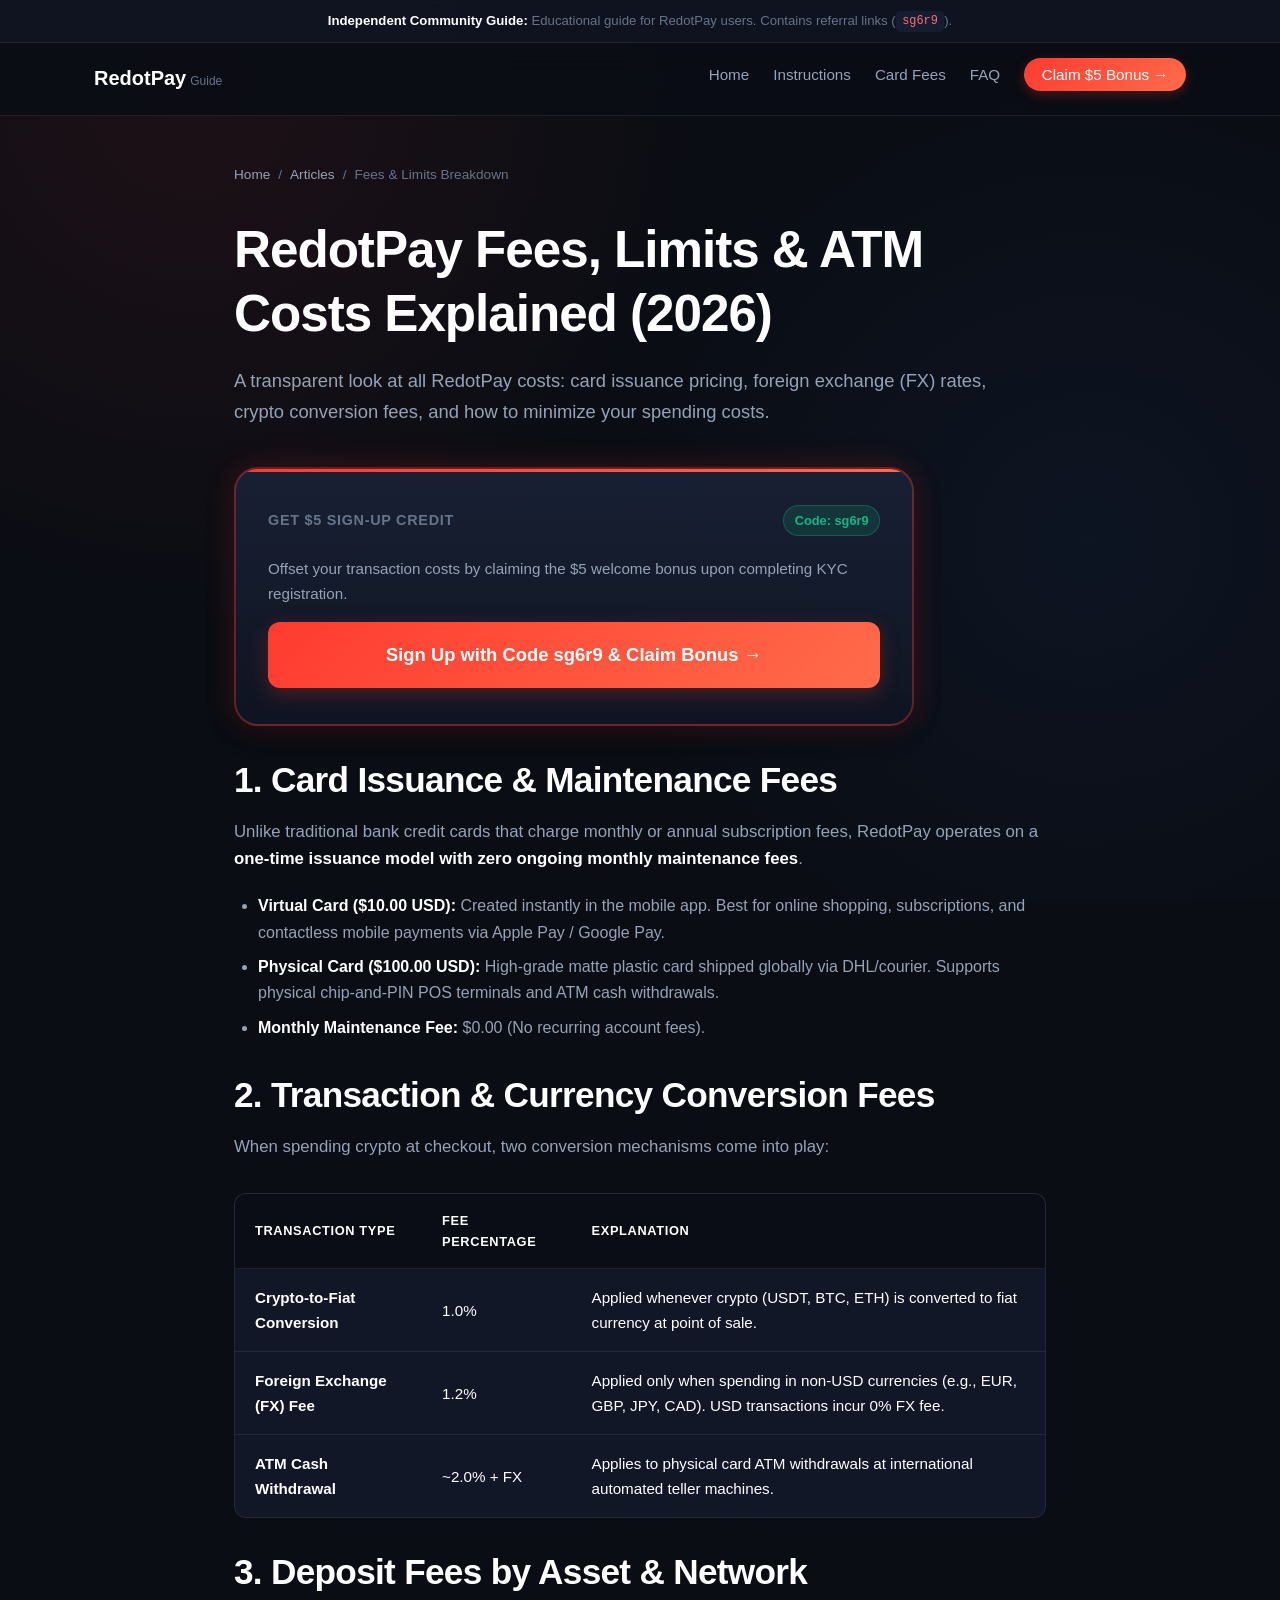
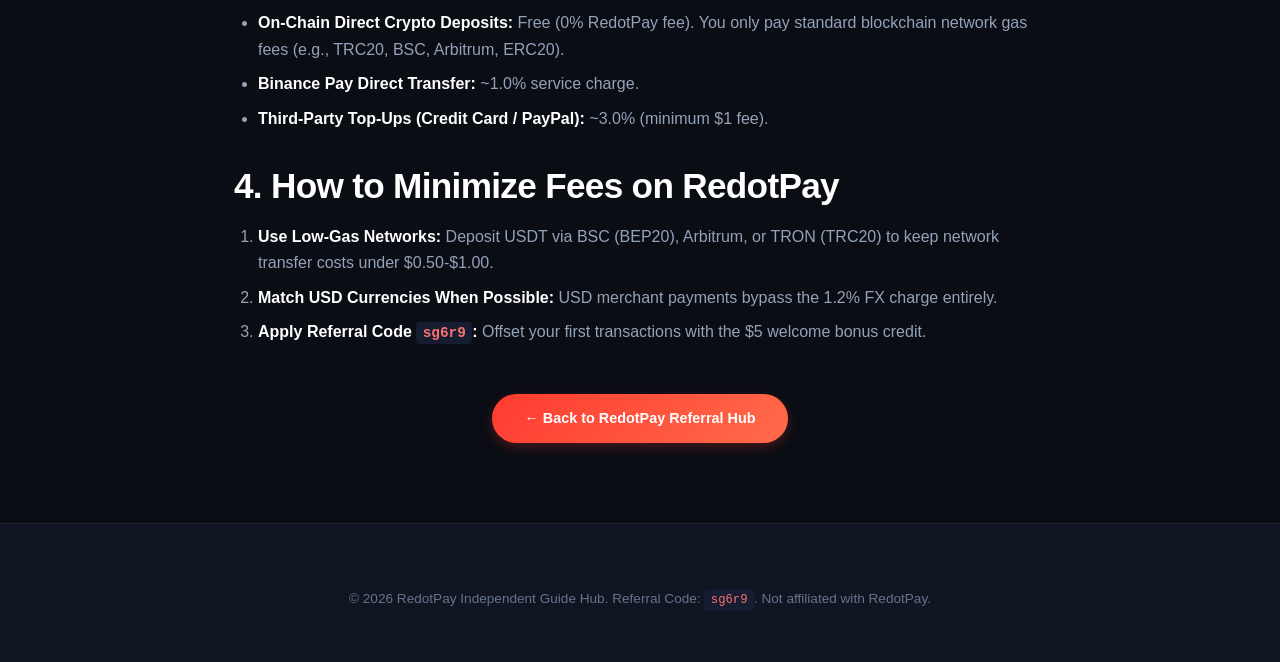
<file: articles/redotpay-fees-limits-breakdown.html>
<!DOCTYPE html>
<html lang="en">
<head>
  <meta charset="UTF-8">
  <meta name="viewport" content="width=device-width, initial-scale=1.0">
  
  <title>RedotPay Fees, Limits & ATM Costs Explained (2026 Complete Breakdown)</title>
  <meta name="description" content="Complete 2026 breakdown of RedotPay card issuance fees, crypto conversion costs, 1.2% FX exchange rates, ATM withdrawal fees, and deposit limits.">
  <meta name="keywords" content="RedotPay fees, RedotPay card cost, RedotPay ATM withdrawal fee, RedotPay FX rate, RedotPay crypto card limits">
  <link rel="canonical" href="https://redotpayreferralcode.github.io/redotpay/articles/redotpay-fees-limits-breakdown.html">

  <!-- Open Graph -->
  <meta property="og:type" content="article">
  <meta property="og:title" content="RedotPay Fees, Limits & ATM Costs Explained (2026 Complete Breakdown)">
  <meta property="og:description" content="Clear, transparent breakdown of RedotPay crypto debit card fees, ATM charges, and transaction rates.">
  <meta property="og:url" content="https://redotpayreferralcode.github.io/redotpay/articles/redotpay-fees-limits-breakdown.html">

  <link rel="stylesheet" href="../css/style.css">

  <!-- Structured Data / JSON-LD -->
  <script type="application/ld+json">
  {
    "@context": "https://schema.org",
    "@type": "Article",
    "headline": "RedotPay Fees, Limits & ATM Costs Explained (2026 Complete Breakdown)",
    "description": "Complete breakdown of RedotPay card issuance fees, crypto conversion costs, 1.2% FX exchange rates, ATM withdrawal fees, and deposit limits.",
    "author": {
      "@type": "Organization",
      "name": "RedotPay Independent Guide Hub"
    },
    "publisher": {
      "@type": "Organization",
      "name": "RedotPay Independent Guide Hub"
    },
    "mainEntityOfPage": "https://redotpayreferralcode.github.io/redotpay/articles/redotpay-fees-limits-breakdown.html"
  }
  </script>
</head>
<body>

  <aside class="disclaimer-banner">
    <strong>Independent Community Guide:</strong> Educational guide for RedotPay users. Contains referral links (<code>sg6r9</code>).
  </aside>

  <header class="site-header">
    <div class="container nav-wrapper">
      <a href="../index.html" class="brand-logo">
        <span>RedotPay<span class="brand-subtitle">Guide</span></span>
      </a>
      <button class="menu-toggle" aria-label="Toggle menu">☰</button>
      <nav>
        <ul class="nav-links">
          <li><a href="../index.html">Home</a></li>
          <li><a href="../index.html#how-to-use">Instructions</a></li>
          <li><a href="../index.html#fees-comparison">Card Fees</a></li>
          <li><a href="../index.html#faq">FAQ</a></li>
          <li><a href="https://url.hk/i/en/sg6r9" class="nav-cta" target="_blank" rel="noopener noreferrer sponsored">Claim $5 Bonus &rarr;</a></li>
        </ul>
      </nav>
    </div>
  </header>

  <main class="container" style="padding-top: 3rem; padding-bottom: 5rem; max-width: 860px;">
    <ul class="breadcrumbs">
      <li><a href="../index.html">Home</a></li>
      <li><span>/</span></li>
      <li><a href="../index.html#guides">Articles</a></li>
      <li><span>/</span></li>
      <li><span>Fees & Limits Breakdown</span></li>
    </ul>

    <h1>RedotPay Fees, Limits & ATM Costs Explained (2026)</h1>
    <p class="hero-lead" style="margin-left:0; font-size:1.15rem;">
      A transparent look at all RedotPay costs: card issuance pricing, foreign exchange (FX) rates, crypto conversion fees, and how to minimize your spending costs.
    </p>

    <div class="referral-box-card" style="margin: 2rem 0;">
      <div class="referral-box-header">
        <span class="referral-label">Get $5 Sign-Up Credit</span>
        <span class="verified-tag">Code: sg6r9</span>
      </div>
      <p style="font-size:0.95rem; margin-bottom:1rem;">Offset your transaction costs by claiming the $5 welcome bonus upon completing KYC registration.</p>
      <a href="https://url.hk/i/en/sg6r9" class="cta-button-main" target="_blank" rel="noopener noreferrer sponsored">
        Sign Up with Code sg6r9 & Claim Bonus &rarr;
      </a>
    </div>

    <h2>1. Card Issuance & Maintenance Fees</h2>
    <p>
      Unlike traditional bank credit cards that charge monthly or annual subscription fees, RedotPay operates on a <strong>one-time issuance model with zero ongoing monthly maintenance fees</strong>.
    </p>
    <ul>
      <li><strong>Virtual Card ($10.00 USD):</strong> Created instantly in the mobile app. Best for online shopping, subscriptions, and contactless mobile payments via Apple Pay / Google Pay.</li>
      <li><strong>Physical Card ($100.00 USD):</strong> High-grade matte plastic card shipped globally via DHL/courier. Supports physical chip-and-PIN POS terminals and ATM cash withdrawals.</li>
      <li><strong>Monthly Maintenance Fee:</strong> $0.00 (No recurring account fees).</li>
    </ul>

    <h2>2. Transaction & Currency Conversion Fees</h2>
    <p>
      When spending crypto at checkout, two conversion mechanisms come into play:
    </p>
    <div class="table-responsive">
      <table class="data-table">
        <thead>
          <tr>
            <th>Transaction Type</th>
            <th>Fee Percentage</th>
            <th>Explanation</th>
          </tr>
        </thead>
        <tbody>
          <tr>
            <td><strong>Crypto-to-Fiat Conversion</strong></td>
            <td>1.0%</td>
            <td>Applied whenever crypto (USDT, BTC, ETH) is converted to fiat currency at point of sale.</td>
          </tr>
          <tr>
            <td><strong>Foreign Exchange (FX) Fee</strong></td>
            <td>1.2%</td>
            <td>Applied only when spending in non-USD currencies (e.g., EUR, GBP, JPY, CAD). USD transactions incur 0% FX fee.</td>
          </tr>
          <tr>
            <td><strong>ATM Cash Withdrawal</strong></td>
            <td>~2.0% + FX</td>
            <td>Applies to physical card ATM withdrawals at international automated teller machines.</td>
          </tr>
        </tbody>
      </table>
    </div>

    <h2>3. Deposit Fees by Asset & Network</h2>
    <ul>
      <li><strong>On-Chain Direct Crypto Deposits:</strong> Free (0% RedotPay fee). You only pay standard blockchain network gas fees (e.g., TRC20, BSC, Arbitrum, ERC20).</li>
      <li><strong>Binance Pay Direct Transfer:</strong> ~1.0% service charge.</li>
      <li><strong>Third-Party Top-Ups (Credit Card / PayPal):</strong> ~3.0% (minimum $1 fee).</li>
    </ul>

    <h2>4. How to Minimize Fees on RedotPay</h2>
    <ol>
      <li><strong>Use Low-Gas Networks:</strong> Deposit USDT via BSC (BEP20), Arbitrum, or TRON (TRC20) to keep network transfer costs under $0.50-$1.00.</li>
      <li><strong>Match USD Currencies When Possible:</strong> USD merchant payments bypass the 1.2% FX charge entirely.</li>
      <li><strong>Apply Referral Code <code>sg6r9</code>:</strong> Offset your first transactions with the $5 welcome bonus credit.</li>
    </ol>

    <div class="text-center" style="margin-top: 3rem;">
      <a href="../index.html" class="nav-cta" style="display:inline-block; padding: 0.8rem 2rem;">&larr; Back to RedotPay Referral Hub</a>
    </div>
  </main>

  <footer class="site-footer">
    <div class="container text-center">
      <p style="font-size: 0.85rem; color: var(--text-muted);">
        © 2026 RedotPay Independent Guide Hub. Referral Code: <code>sg6r9</code>. Not affiliated with RedotPay.
      </p>
    </div>
  </footer>

  <script src="../js/main.js"></script>
</body>
</html>
</file>
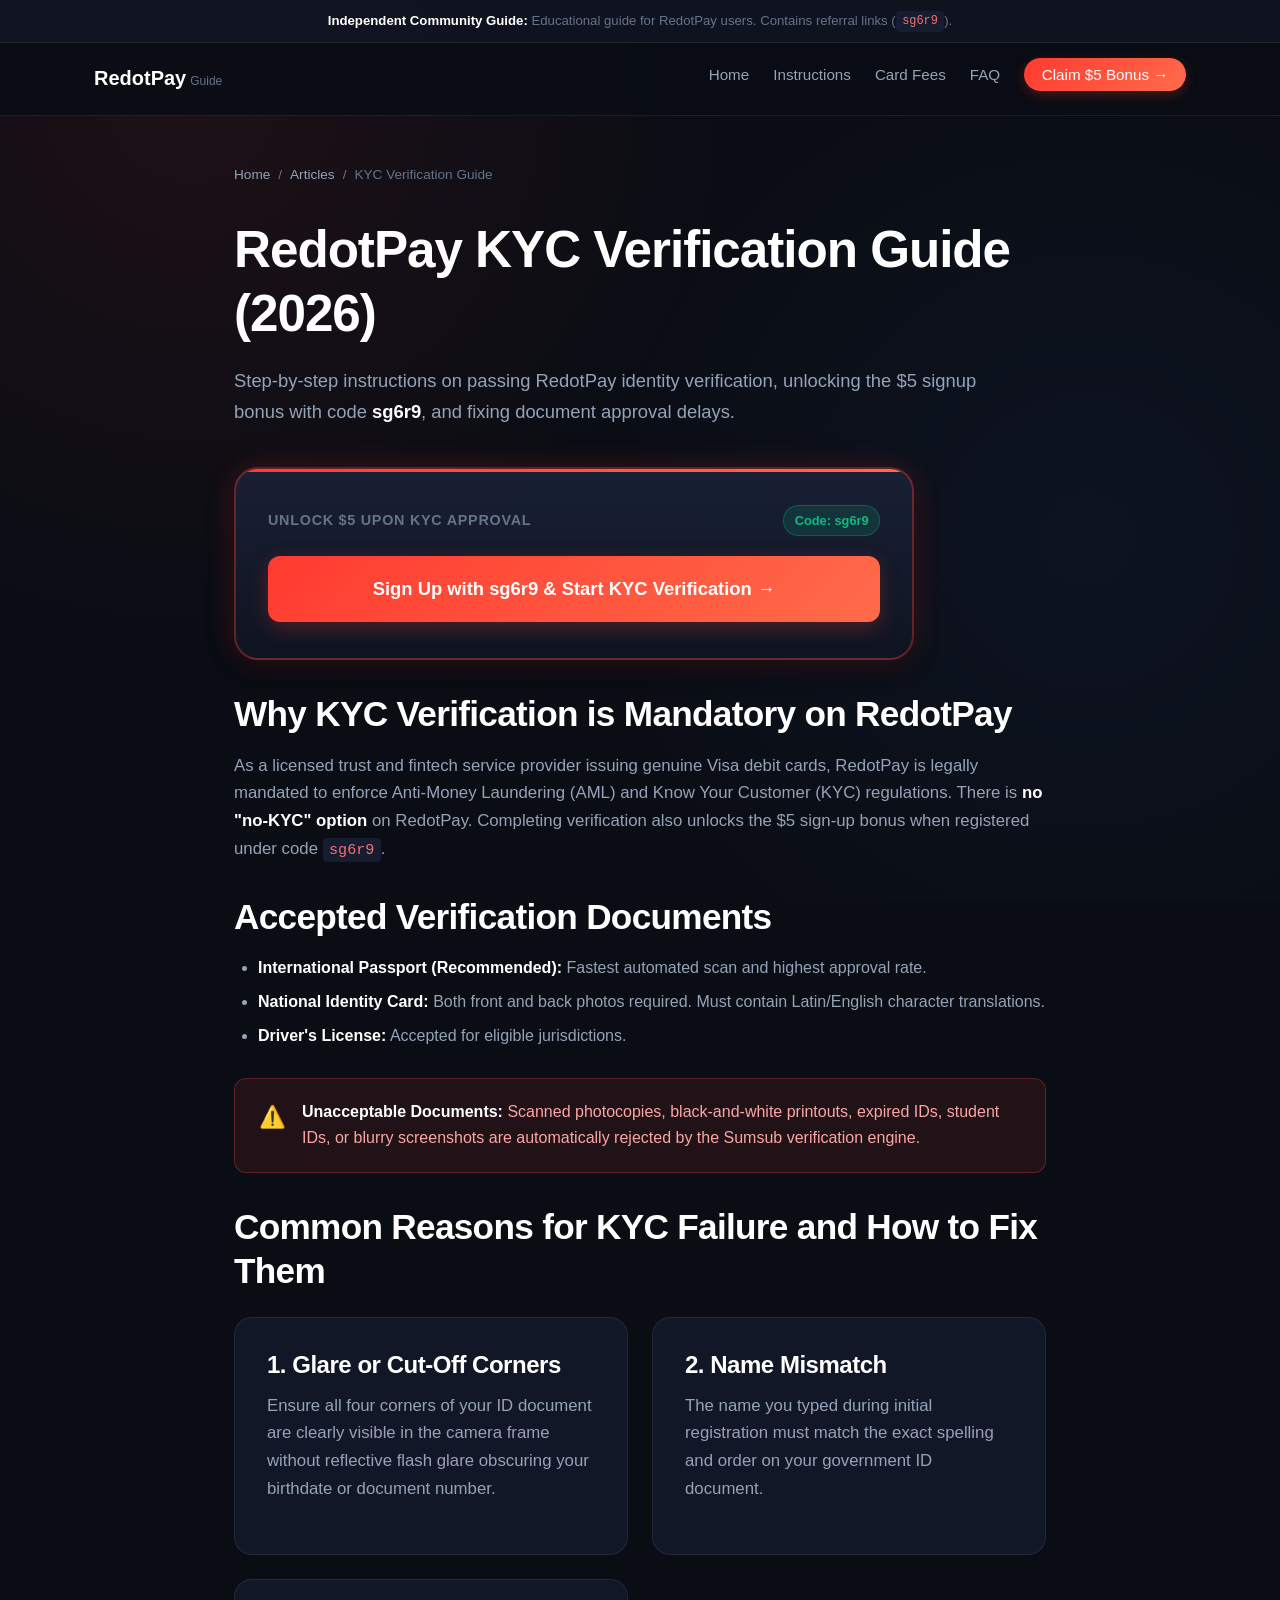
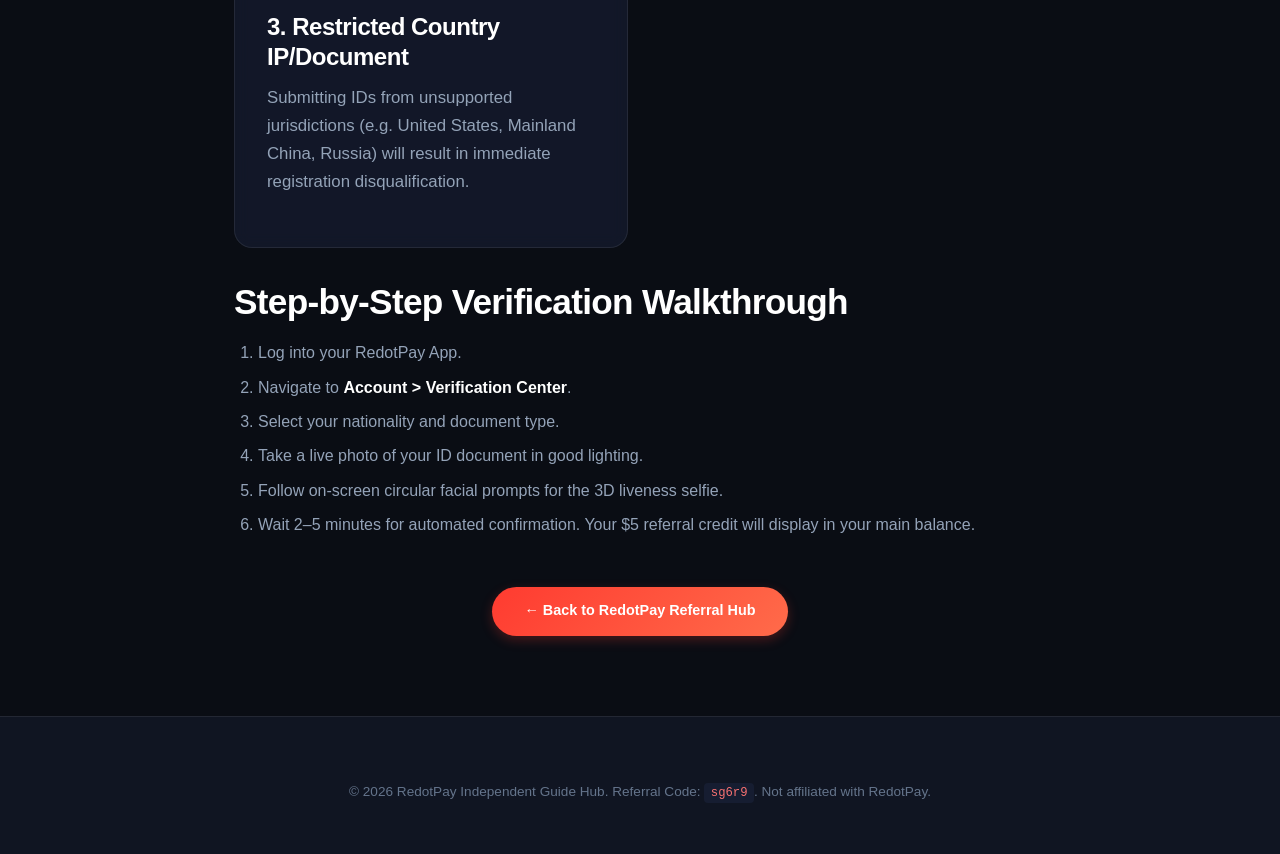
<file: articles/redotpay-kyc-verification-guide.html>
<!DOCTYPE html>
<html lang="en">
<head>
  <meta charset="UTF-8">
  <meta name="viewport" content="width=device-width, initial-scale=1.0">
  
  <title>RedotPay KYC Verification Guide (2026): Documents & Fixes</title>
  <meta name="description" content="Complete step-by-step guide to passing RedotPay identity verification (KYC). List of accepted documents, unsupported countries, and fixes for rejected verification.">
  <meta name="keywords" content="RedotPay KYC verification, RedotPay identity verification, RedotPay supported countries, RedotPay Sumsub verification">
  <link rel="canonical" href="https://redotpayreferralcode.github.io/redotpay/articles/redotpay-kyc-verification-guide.html">

  <!-- Open Graph -->
  <meta property="og:type" content="article">
  <meta property="og:title" content="RedotPay KYC Verification Guide (2026): Documents & Fixes">
  <meta property="og:description" content="How to quickly pass RedotPay Sumsub KYC verification, list of accepted IDs, and troubleshooting steps.">
  <meta property="og:url" content="https://redotpayreferralcode.github.io/redotpay/articles/redotpay-kyc-verification-guide.html">

  <link rel="stylesheet" href="../css/style.css">

  <script type="application/ld+json">
  {
    "@context": "https://schema.org",
    "@type": "Article",
    "headline": "RedotPay KYC Verification Guide (2026): Documents & Fixes",
    "description": "Complete step-by-step guide to passing RedotPay identity verification (KYC). List of accepted documents, unsupported countries, and fixes for rejected verification.",
    "author": {
      "@type": "Organization",
      "name": "RedotPay Independent Guide Hub"
    },
    "publisher": {
      "@type": "Organization",
      "name": "RedotPay Independent Guide Hub"
    },
    "mainEntityOfPage": "https://redotpayreferralcode.github.io/redotpay/articles/redotpay-kyc-verification-guide.html"
  }
  </script>
</head>
<body>

  <aside class="disclaimer-banner">
    <strong>Independent Community Guide:</strong> Educational guide for RedotPay users. Contains referral links (<code>sg6r9</code>).
  </aside>

  <header class="site-header">
    <div class="container nav-wrapper">
      <a href="../index.html" class="brand-logo">
        <span>RedotPay<span class="brand-subtitle">Guide</span></span>
      </a>
      <button class="menu-toggle" aria-label="Toggle menu">☰</button>
      <nav>
        <ul class="nav-links">
          <li><a href="../index.html">Home</a></li>
          <li><a href="../index.html#how-to-use">Instructions</a></li>
          <li><a href="../index.html#fees-comparison">Card Fees</a></li>
          <li><a href="../index.html#faq">FAQ</a></li>
          <li><a href="https://url.hk/i/en/sg6r9" class="nav-cta" target="_blank" rel="noopener noreferrer sponsored">Claim $5 Bonus &rarr;</a></li>
        </ul>
      </nav>
    </div>
  </header>

  <main class="container" style="padding-top: 3rem; padding-bottom: 5rem; max-width: 860px;">
    <ul class="breadcrumbs">
      <li><a href="../index.html">Home</a></li>
      <li><span>/</span></li>
      <li><a href="../index.html#guides">Articles</a></li>
      <li><span>/</span></li>
      <li><span>KYC Verification Guide</span></li>
    </ul>

    <h1>RedotPay KYC Verification Guide (2026)</h1>
    <p class="hero-lead" style="margin-left:0; font-size:1.15rem;">
      Step-by-step instructions on passing RedotPay identity verification, unlocking the $5 signup bonus with code <strong>sg6r9</strong>, and fixing document approval delays.
    </p>

    <div class="referral-box-card" style="margin: 2rem 0;">
      <div class="referral-box-header">
        <span class="referral-label">Unlock $5 Upon KYC Approval</span>
        <span class="verified-tag">Code: sg6r9</span>
      </div>
      <a href="https://url.hk/i/en/sg6r9" class="cta-button-main" target="_blank" rel="noopener noreferrer sponsored">
        Sign Up with sg6r9 & Start KYC Verification &rarr;
      </a>
    </div>

    <h2>Why KYC Verification is Mandatory on RedotPay</h2>
    <p>
      As a licensed trust and fintech service provider issuing genuine Visa debit cards, RedotPay is legally mandated to enforce Anti-Money Laundering (AML) and Know Your Customer (KYC) regulations. There is <strong>no "no-KYC" option</strong> on RedotPay. Completing verification also unlocks the $5 sign-up bonus when registered under code <code>sg6r9</code>.
    </p>

    <h2>Accepted Verification Documents</h2>
    <ul>
      <li><strong>International Passport (Recommended):</strong> Fastest automated scan and highest approval rate.</li>
      <li><strong>National Identity Card:</strong> Both front and back photos required. Must contain Latin/English character translations.</li>
      <li><strong>Driver's License:</strong> Accepted for eligible jurisdictions.</li>
    </ul>

    <div class="alert-box alert-warning">
      <div class="alert-icon">⚠️</div>
      <div>
        <strong>Unacceptable Documents:</strong> Scanned photocopies, black-and-white printouts, expired IDs, student IDs, or blurry screenshots are automatically rejected by the Sumsub verification engine.
      </div>
    </div>

    <h2>Common Reasons for KYC Failure and How to Fix Them</h2>
    <div class="card-grid" style="margin: 1.5rem 0;">
      <div class="info-card">
        <h3>1. Glare or Cut-Off Corners</h3>
        <p>Ensure all four corners of your ID document are clearly visible in the camera frame without reflective flash glare obscuring your birthdate or document number.</p>
      </div>
      <div class="info-card">
        <h3>2. Name Mismatch</h3>
        <p>The name you typed during initial registration must match the exact spelling and order on your government ID document.</p>
      </div>
      <div class="info-card">
        <h3>3. Restricted Country IP/Document</h3>
        <p>Submitting IDs from unsupported jurisdictions (e.g. United States, Mainland China, Russia) will result in immediate registration disqualification.</p>
      </div>
    </div>

    <h2>Step-by-Step Verification Walkthrough</h2>
    <ol>
      <li>Log into your RedotPay App.</li>
      <li>Navigate to <strong>Account &gt; Verification Center</strong>.</li>
      <li>Select your nationality and document type.</li>
      <li>Take a live photo of your ID document in good lighting.</li>
      <li>Follow on-screen circular facial prompts for the 3D liveness selfie.</li>
      <li>Wait 2–5 minutes for automated confirmation. Your $5 referral credit will display in your main balance.</li>
    </ol>

    <div class="text-center" style="margin-top: 3rem;">
      <a href="../index.html" class="nav-cta" style="display:inline-block; padding: 0.8rem 2rem;">&larr; Back to RedotPay Referral Hub</a>
    </div>
  </main>

  <footer class="site-footer">
    <div class="container text-center">
      <p style="font-size: 0.85rem; color: var(--text-muted);">
        © 2026 RedotPay Independent Guide Hub. Referral Code: <code>sg6r9</code>. Not affiliated with RedotPay.
      </p>
    </div>
  </footer>

  <script src="../js/main.js"></script>
</body>
</html>
</file>
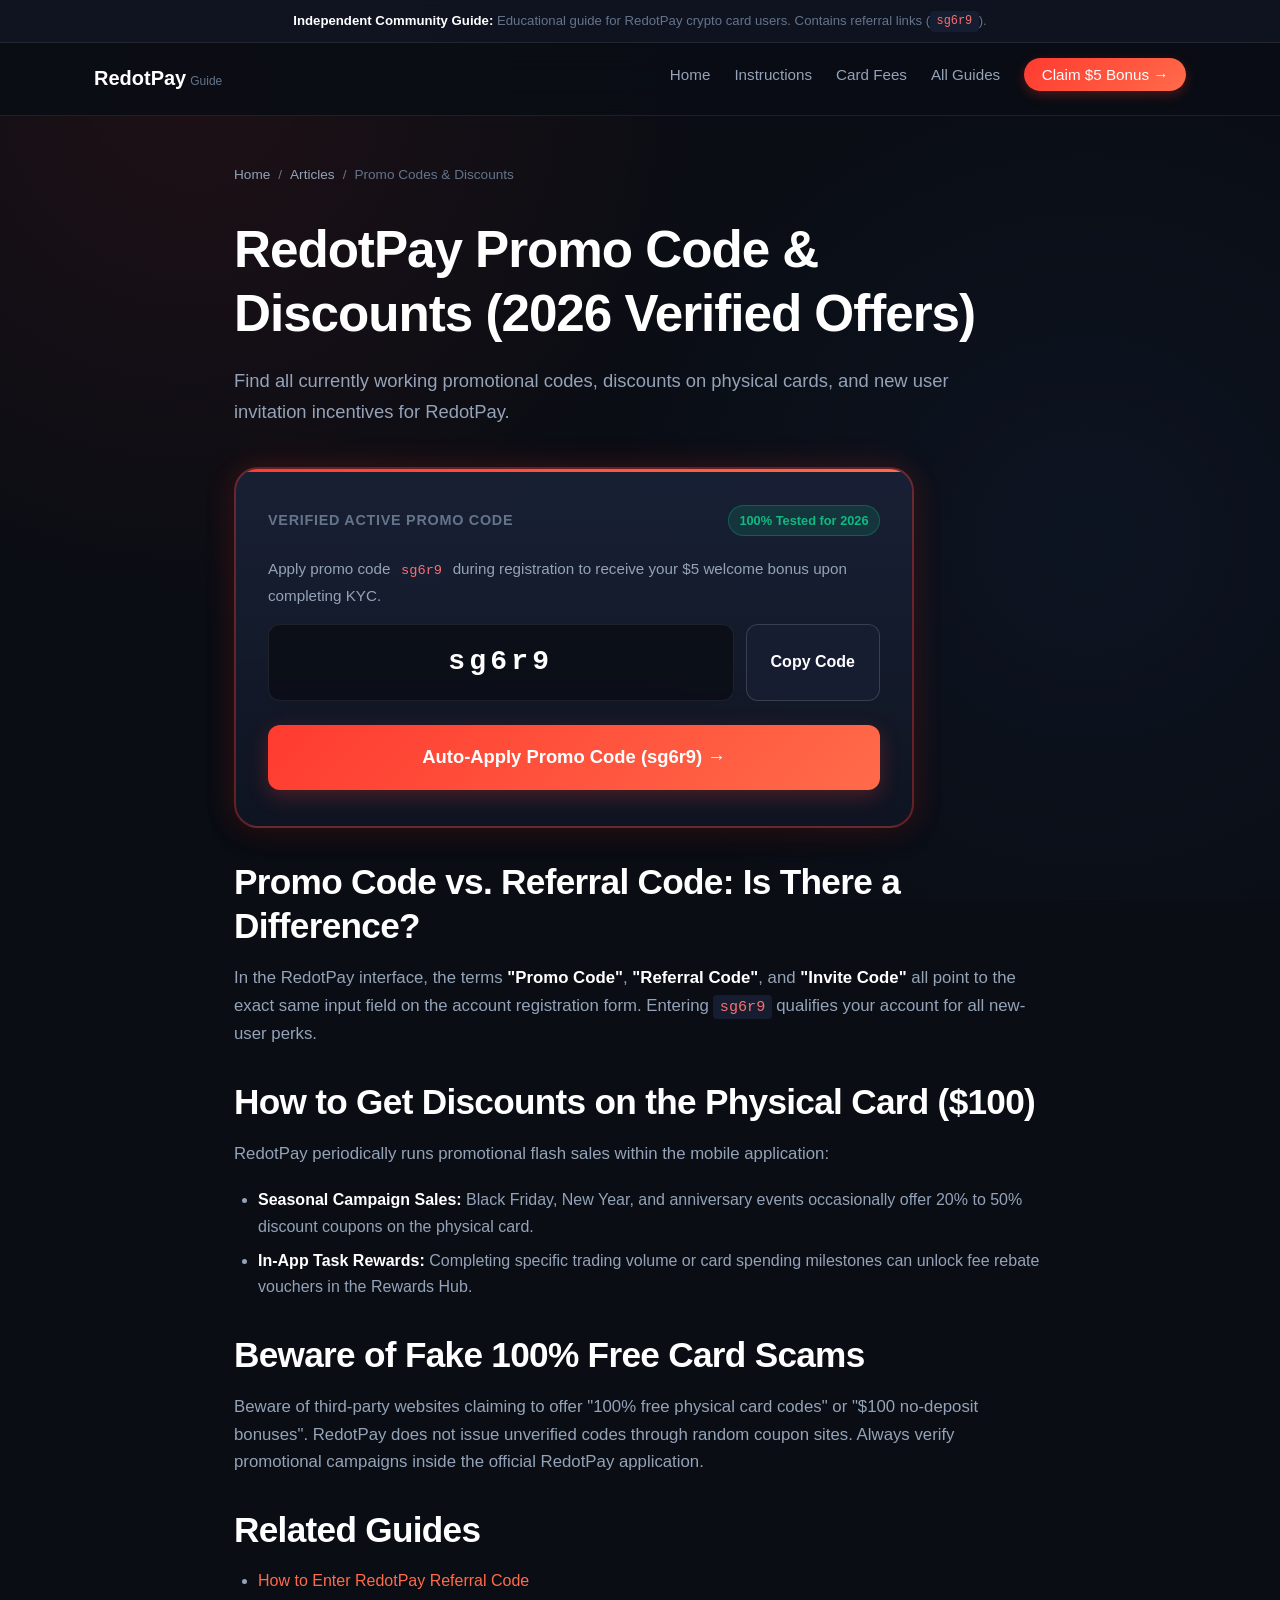
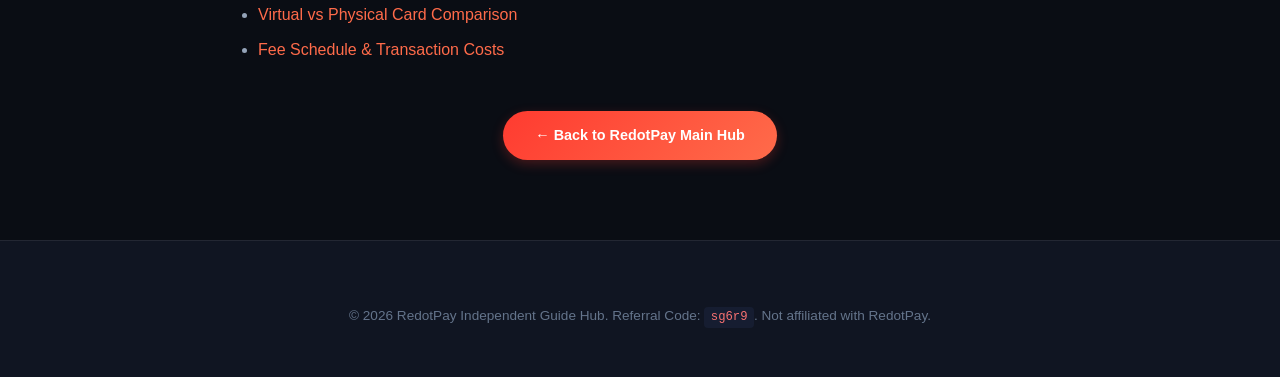
<file: articles/redotpay-promo-code-discounts.html>
<!DOCTYPE html>
<html lang="en">
<head>
  <meta charset="UTF-8">
  <meta name="viewport" content="width=device-width, initial-scale=1.0">
  
  <title>RedotPay Promo Code & Discounts 2026: Verified Offers</title>
  <meta name="description" content="Looking for RedotPay promo codes, coupon discounts, or card sales? Learn how to get the $5 bonus with code sg6r9 and save on physical card orders.">
  <meta name="keywords" content="RedotPay promo code, RedotPay coupon code, RedotPay discount code, RedotPay voucher, RedotPay invitation promo, RedotPay card discount 2026">
  <link rel="canonical" href="https://redotpayreferralcode.github.io/redotpay/articles/redotpay-promo-code-discounts.html">

  <meta property="og:type" content="article">
  <meta property="og:title" content="RedotPay Promo Code & Discounts 2026: Verified Offers">
  <meta property="og:description" content="Find verified RedotPay promo codes, referral discounts, and signup incentives.">
  <meta property="og:url" content="https://redotpayreferralcode.github.io/redotpay/articles/redotpay-promo-code-discounts.html">

  <link rel="stylesheet" href="../css/style.css">

  <script type="application/ld+json">
  {
    "@context": "https://schema.org",
    "@type": "Article",
    "headline": "RedotPay Promo Code & Discounts 2026: Verified Offers",
    "description": "Looking for RedotPay promo codes, coupon discounts, or card sales? Learn how to get the $5 bonus with code sg6r9 and save on physical card orders.",
    "author": {
      "@type": "Organization",
      "name": "RedotPay Independent Guide Hub"
    },
    "publisher": {
      "@type": "Organization",
      "name": "RedotPay Independent Guide Hub"
    },
    "mainEntityOfPage": "https://redotpayreferralcode.github.io/redotpay/articles/redotpay-promo-code-discounts.html"
  }
  </script>
</head>
<body>

  <aside class="disclaimer-banner">
    <strong>Independent Community Guide:</strong> Educational guide for RedotPay crypto card users. Contains referral links (<code>sg6r9</code>).
  </aside>

  <header class="site-header">
    <div class="container nav-wrapper">
      <a href="../index.html" class="brand-logo">
        <span>RedotPay<span class="brand-subtitle">Guide</span></span>
      </a>
      <button class="menu-toggle" aria-label="Toggle menu">☰</button>
      <nav>
        <ul class="nav-links">
          <li><a href="../index.html">Home</a></li>
          <li><a href="../index.html#how-to-use">Instructions</a></li>
          <li><a href="../index.html#fees-comparison">Card Fees</a></li>
          <li><a href="../index.html#guides">All Guides</a></li>
          <li><a href="https://url.hk/i/en/sg6r9" class="nav-cta" target="_blank" rel="noopener noreferrer sponsored">Claim $5 Bonus &rarr;</a></li>
        </ul>
      </nav>
    </div>
  </header>

  <main class="container" style="padding-top: 3rem; padding-bottom: 5rem; max-width: 860px;">
    <ul class="breadcrumbs">
      <li><a href="../index.html">Home</a></li>
      <li><span>/</span></li>
      <li><a href="../index.html#guides">Articles</a></li>
      <li><span>/</span></li>
      <li><span>Promo Codes & Discounts</span></li>
    </ul>

    <h1>RedotPay Promo Code & Discounts (2026 Verified Offers)</h1>
    <p class="hero-lead" style="margin-left:0; font-size:1.15rem;">
      Find all currently working promotional codes, discounts on physical cards, and new user invitation incentives for RedotPay.
    </p>

    <div class="referral-box-card" style="margin: 2rem 0;">
      <div class="referral-box-header">
        <span class="referral-label">Verified Active Promo Code</span>
        <span class="verified-tag">100% Tested for 2026</span>
      </div>
      <p style="font-size:0.95rem; margin-bottom:1rem;">Apply promo code <code>sg6r9</code> during registration to receive your $5 welcome bonus upon completing KYC.</p>
      <div class="code-display-group">
        <div class="code-field">sg6r9</div>
        <button class="btn-copy" data-code="sg6r9">Copy Code</button>
      </div>
      <a href="https://url.hk/i/en/sg6r9" class="cta-button-main" target="_blank" rel="noopener noreferrer sponsored">
        Auto-Apply Promo Code (sg6r9) &rarr;
      </a>
    </div>

    <h2>Promo Code vs. Referral Code: Is There a Difference?</h2>
    <p>
      In the RedotPay interface, the terms <strong>"Promo Code"</strong>, <strong>"Referral Code"</strong>, and <strong>"Invite Code"</strong> all point to the exact same input field on the account registration form. Entering <code>sg6r9</code> qualifies your account for all new-user perks.
    </p>

    <h2>How to Get Discounts on the Physical Card ($100)</h2>
    <p>
      RedotPay periodically runs promotional flash sales within the mobile application:
    </p>
    <ul>
      <li><strong>Seasonal Campaign Sales:</strong> Black Friday, New Year, and anniversary events occasionally offer 20% to 50% discount coupons on the physical card.</li>
      <li><strong>In-App Task Rewards:</strong> Completing specific trading volume or card spending milestones can unlock fee rebate vouchers in the Rewards Hub.</li>
    </ul>

    <h2>Beware of Fake 100% Free Card Scams</h2>
    <p>
      Beware of third-party websites claiming to offer "100% free physical card codes" or "$100 no-deposit bonuses". RedotPay does not issue unverified codes through random coupon sites. Always verify promotional campaigns inside the official RedotPay application.
    </p>

    <h2>Related Guides</h2>
    <ul>
      <li><a href="how-to-use-redotpay-referral-code.html">How to Enter RedotPay Referral Code</a></li>
      <li><a href="redotpay-virtual-vs-physical-card.html">Virtual vs Physical Card Comparison</a></li>
      <li><a href="redotpay-fees-limits-breakdown.html">Fee Schedule & Transaction Costs</a></li>
    </ul>

    <div class="text-center" style="margin-top: 3rem;">
      <a href="../index.html" class="nav-cta" style="display:inline-block; padding: 0.8rem 2rem;">&larr; Back to RedotPay Main Hub</a>
    </div>
  </main>

  <footer class="site-footer">
    <div class="container text-center">
      <p style="font-size: 0.85rem; color: var(--text-muted);">
        © 2026 RedotPay Independent Guide Hub. Referral Code: <code>sg6r9</code>. Not affiliated with RedotPay.
      </p>
    </div>
  </footer>

  <script src="../js/main.js"></script>
</body>
</html>
</file>
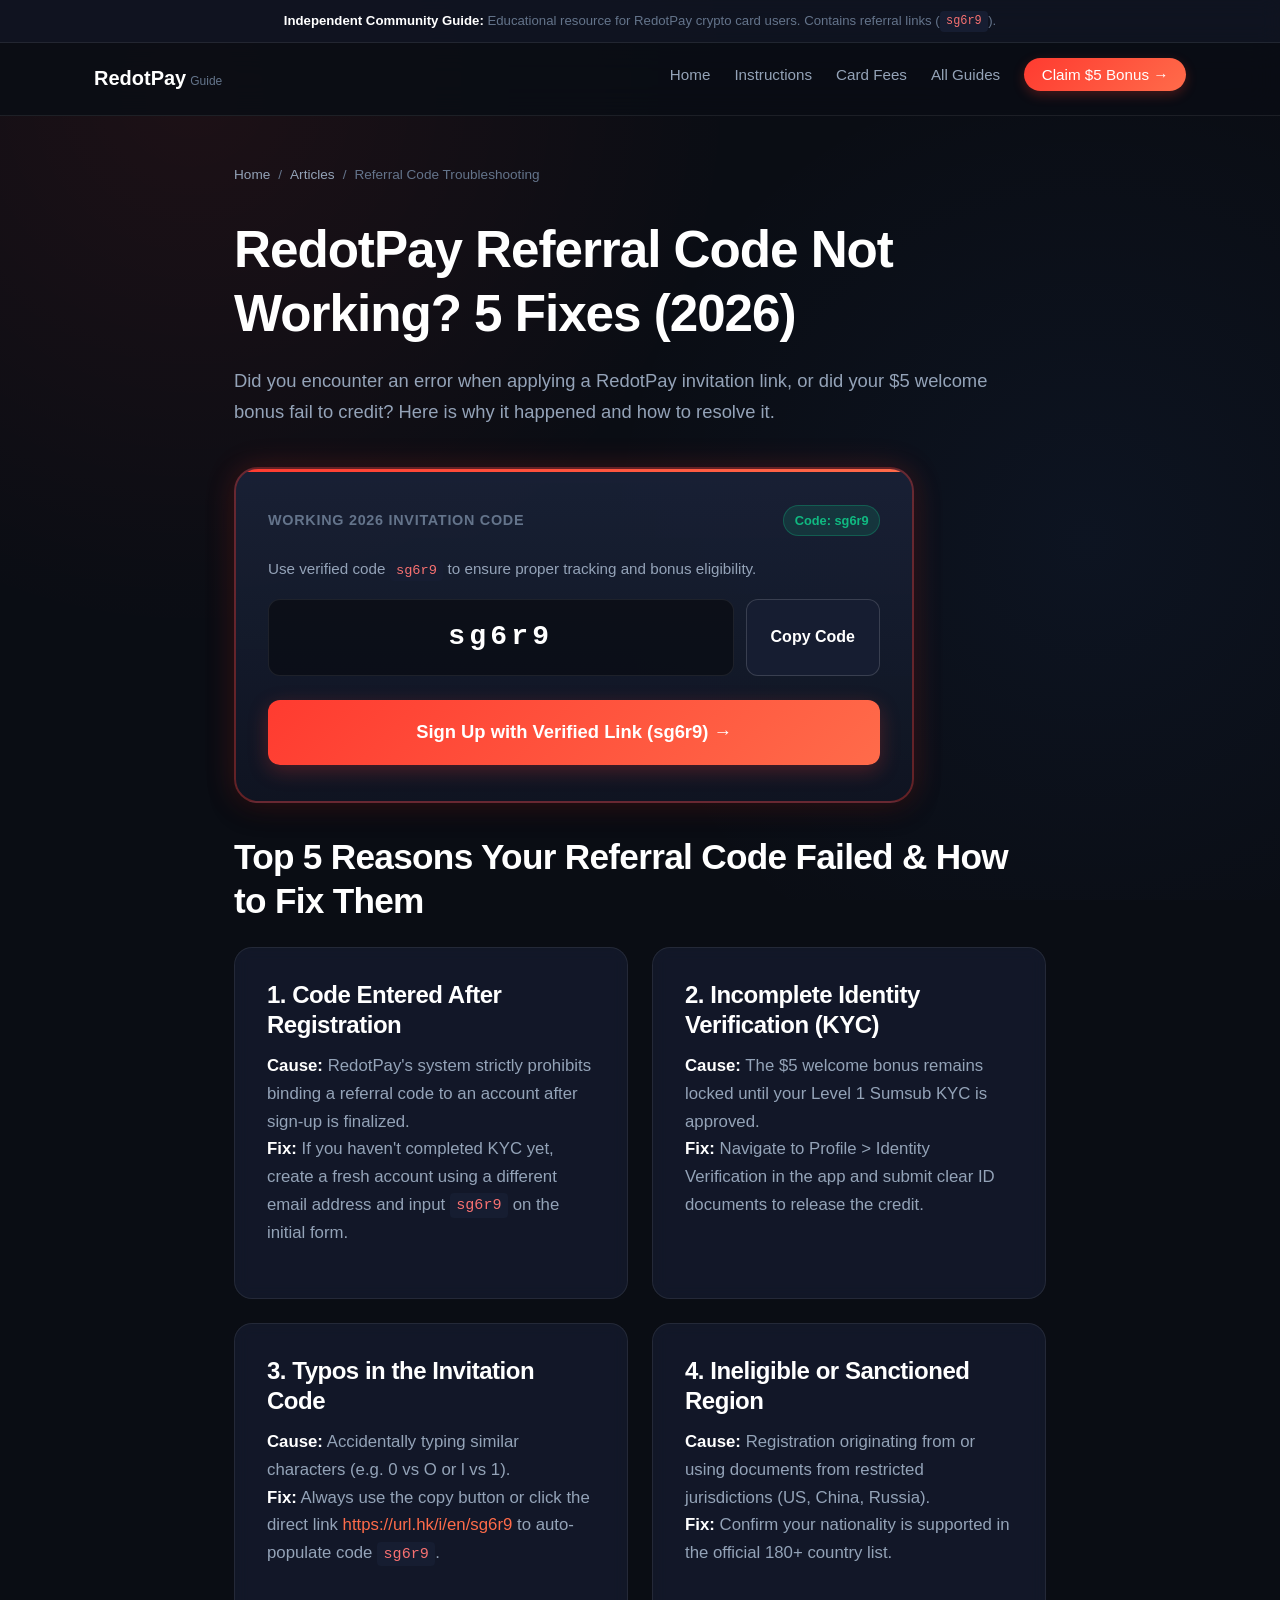
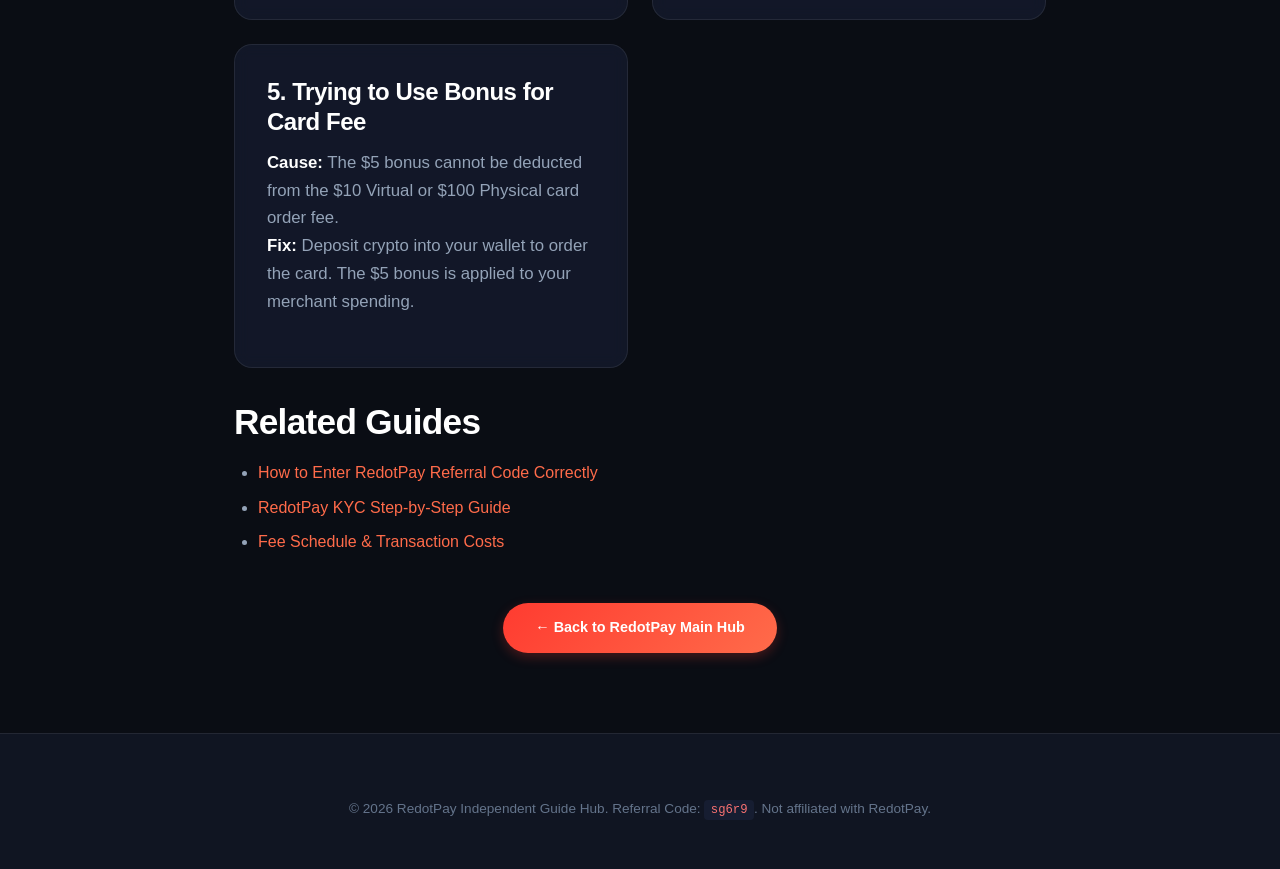
<file: articles/redotpay-referral-code-not-working.html>
<!DOCTYPE html>
<html lang="en">
<head>
  <meta charset="UTF-8">
  <meta name="viewport" content="width=device-width, initial-scale=1.0">
  
  <title>RedotPay Referral Code Not Working? 5 Fixes for 2026</title>
  <meta name="description" content="Why is your RedotPay referral code or $5 bonus not showing? Learn the 5 most common causes, how to fix code errors, and claim code sg6r9 successfully.">
  <meta name="keywords" content="RedotPay referral code not working, RedotPay $5 bonus not received, RedotPay invite code invalid, RedotPay referral code error, RedotPay promo code fix">
  <link rel="canonical" href="https://redotpayreferralcode.github.io/redotpay/articles/redotpay-referral-code-not-working.html">

  <meta property="og:type" content="article">
  <meta property="og:title" content="RedotPay Referral Code Not Working? 5 Fixes for 2026">
  <meta property="og:description" content="Troubleshoot RedotPay referral code errors, missing bonus credits, and KYC hurdles.">
  <meta property="og:url" content="https://redotpayreferralcode.github.io/redotpay/articles/redotpay-referral-code-not-working.html">

  <link rel="stylesheet" href="../css/style.css">

  <script type="application/ld+json">
  {
    "@context": "https://schema.org",
    "@type": "Article",
    "headline": "RedotPay Referral Code Not Working? 5 Fixes for 2026",
    "description": "Why is your RedotPay referral code or $5 bonus not showing? Learn the 5 most common causes, how to fix code errors, and claim code sg6r9 successfully.",
    "author": {
      "@type": "Organization",
      "name": "RedotPay Independent Guide Hub"
    },
    "publisher": {
      "@type": "Organization",
      "name": "RedotPay Independent Guide Hub"
    },
    "mainEntityOfPage": "https://redotpayreferralcode.github.io/redotpay/articles/redotpay-referral-code-not-working.html"
  }
  </script>
</head>
<body>

  <aside class="disclaimer-banner">
    <strong>Independent Community Guide:</strong> Educational resource for RedotPay crypto card users. Contains referral links (<code>sg6r9</code>).
  </aside>

  <header class="site-header">
    <div class="container nav-wrapper">
      <a href="../index.html" class="brand-logo">
        <span>RedotPay<span class="brand-subtitle">Guide</span></span>
      </a>
      <button class="menu-toggle" aria-label="Toggle menu">☰</button>
      <nav>
        <ul class="nav-links">
          <li><a href="../index.html">Home</a></li>
          <li><a href="../index.html#how-to-use">Instructions</a></li>
          <li><a href="../index.html#fees-comparison">Card Fees</a></li>
          <li><a href="../index.html#guides">All Guides</a></li>
          <li><a href="https://url.hk/i/en/sg6r9" class="nav-cta" target="_blank" rel="noopener noreferrer sponsored">Claim $5 Bonus &rarr;</a></li>
        </ul>
      </nav>
    </div>
  </header>

  <main class="container" style="padding-top: 3rem; padding-bottom: 5rem; max-width: 860px;">
    <ul class="breadcrumbs">
      <li><a href="../index.html">Home</a></li>
      <li><span>/</span></li>
      <li><a href="../index.html#guides">Articles</a></li>
      <li><span>/</span></li>
      <li><span>Referral Code Troubleshooting</span></li>
    </ul>

    <h1>RedotPay Referral Code Not Working? 5 Fixes (2026)</h1>
    <p class="hero-lead" style="margin-left:0; font-size:1.15rem;">
      Did you encounter an error when applying a RedotPay invitation link, or did your $5 welcome bonus fail to credit? Here is why it happened and how to resolve it.
    </p>

    <div class="referral-box-card" style="margin: 2rem 0;">
      <div class="referral-box-header">
        <span class="referral-label">Working 2026 Invitation Code</span>
        <span class="verified-tag">Code: sg6r9</span>
      </div>
      <p style="font-size:0.95rem; margin-bottom:1rem;">Use verified code <code>sg6r9</code> to ensure proper tracking and bonus eligibility.</p>
      <div class="code-display-group">
        <div class="code-field">sg6r9</div>
        <button class="btn-copy" data-code="sg6r9">Copy Code</button>
      </div>
      <a href="https://url.hk/i/en/sg6r9" class="cta-button-main" target="_blank" rel="noopener noreferrer sponsored">
        Sign Up with Verified Link (sg6r9) &rarr;
      </a>
    </div>

    <h2>Top 5 Reasons Your Referral Code Failed & How to Fix Them</h2>

    <div class="card-grid" style="margin: 1.5rem 0;">
      <div class="info-card">
        <h3>1. Code Entered After Registration</h3>
        <p><strong>Cause:</strong> RedotPay's system strictly prohibits binding a referral code to an account after sign-up is finalized.<br><strong>Fix:</strong> If you haven't completed KYC yet, create a fresh account using a different email address and input <code>sg6r9</code> on the initial form.</p>
      </div>

      <div class="info-card">
        <h3>2. Incomplete Identity Verification (KYC)</h3>
        <p><strong>Cause:</strong> The $5 welcome bonus remains locked until your Level 1 Sumsub KYC is approved.<br><strong>Fix:</strong> Navigate to Profile &gt; Identity Verification in the app and submit clear ID documents to release the credit.</p>
      </div>

      <div class="info-card">
        <h3>3. Typos in the Invitation Code</h3>
        <p><strong>Cause:</strong> Accidentally typing similar characters (e.g. 0 vs O or l vs 1).<br><strong>Fix:</strong> Always use the copy button or click the direct link <a href="https://url.hk/i/en/sg6r9" target="_blank" rel="noopener noreferrer sponsored">https://url.hk/i/en/sg6r9</a> to auto-populate code <code>sg6r9</code>.</p>
      </div>

      <div class="info-card">
        <h3>4. Ineligible or Sanctioned Region</h3>
        <p><strong>Cause:</strong> Registration originating from or using documents from restricted jurisdictions (US, China, Russia).<br><strong>Fix:</strong> Confirm your nationality is supported in the official 180+ country list.</p>
      </div>

      <div class="info-card">
        <h3>5. Trying to Use Bonus for Card Fee</h3>
        <p><strong>Cause:</strong> The $5 bonus cannot be deducted from the $10 Virtual or $100 Physical card order fee.<br><strong>Fix:</strong> Deposit crypto into your wallet to order the card. The $5 bonus is applied to your merchant spending.</p>
      </div>
    </div>

    <h2>Related Guides</h2>
    <ul>
      <li><a href="how-to-use-redotpay-referral-code.html">How to Enter RedotPay Referral Code Correctly</a></li>
      <li><a href="redotpay-kyc-verification-guide.html">RedotPay KYC Step-by-Step Guide</a></li>
      <li><a href="redotpay-fees-limits-breakdown.html">Fee Schedule & Transaction Costs</a></li>
    </ul>

    <div class="text-center" style="margin-top: 3rem;">
      <a href="../index.html" class="nav-cta" style="display:inline-block; padding: 0.8rem 2rem;">&larr; Back to RedotPay Main Hub</a>
    </div>
  </main>

  <footer class="site-footer">
    <div class="container text-center">
      <p style="font-size: 0.85rem; color: var(--text-muted);">
        © 2026 RedotPay Independent Guide Hub. Referral Code: <code>sg6r9</code>. Not affiliated with RedotPay.
      </p>
    </div>
  </footer>

  <script src="../js/main.js"></script>
</body>
</html>
</file>
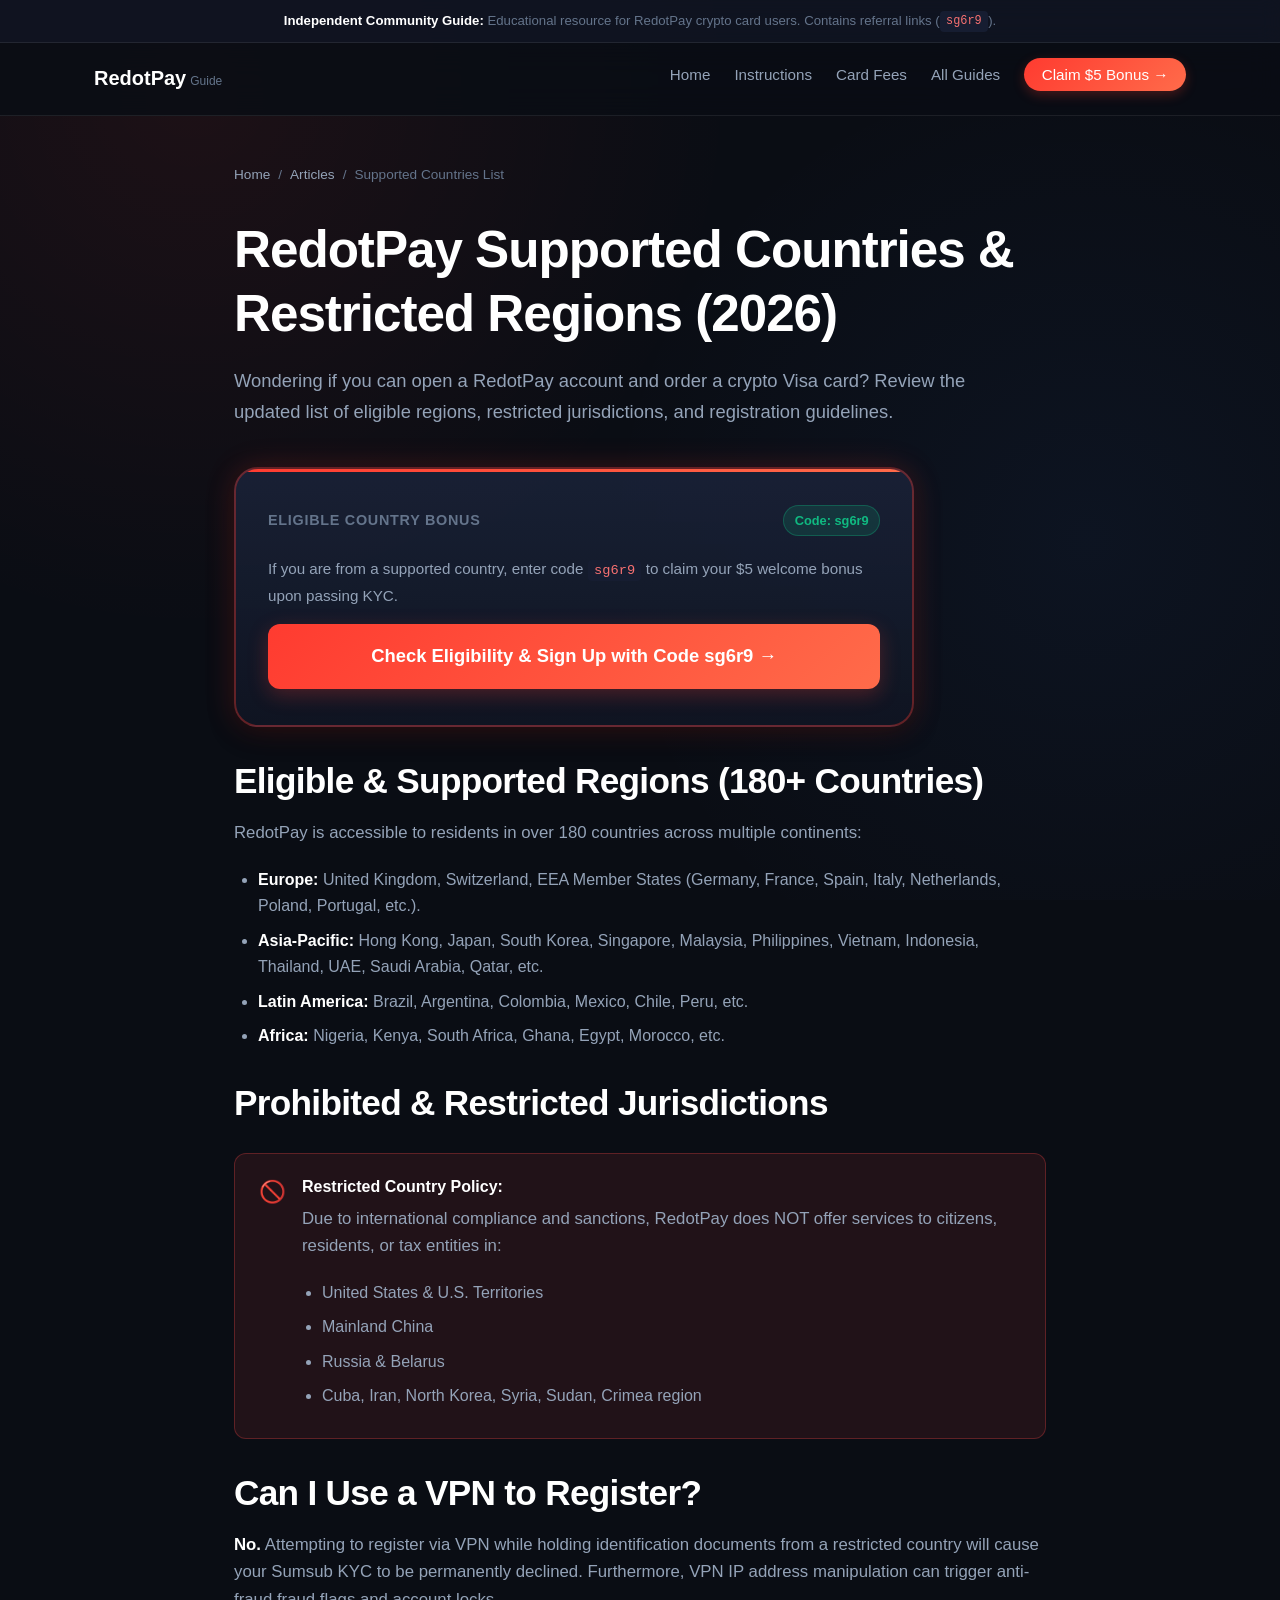
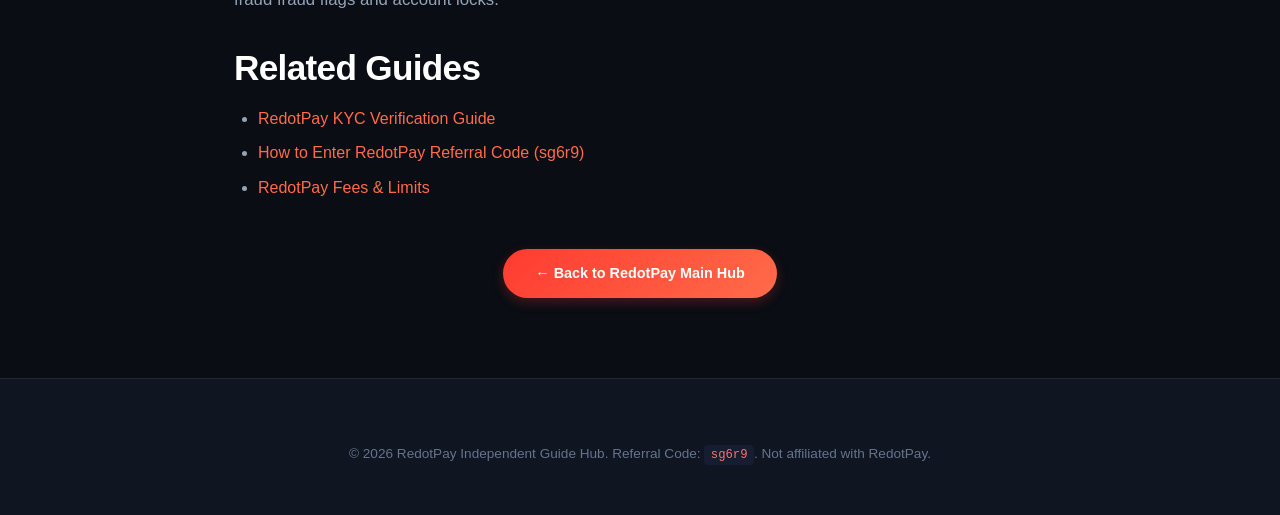
<file: articles/redotpay-supported-countries-list.html>
<!DOCTYPE html>
<html lang="en">
<head>
  <meta charset="UTF-8">
  <meta name="viewport" content="width=device-width, initial-scale=1.0">
  
  <title>RedotPay Supported Countries & Restricted Regions (2026 List)</title>
  <meta name="description" content="Check if RedotPay is available in your country. Complete 2026 breakdown of supported nations, restricted regions (USA, China, Russia), and KYC rules.">
  <meta name="keywords" content="RedotPay supported countries, RedotPay available countries, RedotPay restricted regions, is RedotPay available in USA, RedotPay Nigeria, RedotPay Europe, RedotPay referral code">
  <link rel="canonical" href="https://redotpayreferralcode.github.io/redotpay/articles/redotpay-supported-countries-list.html">

  <meta property="og:type" content="article">
  <meta property="og:title" content="RedotPay Supported Countries & Restricted Regions (2026 List)">
  <meta property="og:description" content="Complete list of supported and restricted countries for RedotPay crypto Visa cards.">
  <meta property="og:url" content="https://redotpayreferralcode.github.io/redotpay/articles/redotpay-supported-countries-list.html">

  <link rel="stylesheet" href="../css/style.css">

  <script type="application/ld+json">
  {
    "@context": "https://schema.org",
    "@type": "Article",
    "headline": "RedotPay Supported Countries & Restricted Regions (2026 List)",
    "description": "Check if RedotPay is available in your country. Complete 2026 breakdown of supported nations, restricted regions (USA, China, Russia), and KYC rules.",
    "author": {
      "@type": "Organization",
      "name": "RedotPay Independent Guide Hub"
    },
    "publisher": {
      "@type": "Organization",
      "name": "RedotPay Independent Guide Hub"
    },
    "mainEntityOfPage": "https://redotpayreferralcode.github.io/redotpay/articles/redotpay-supported-countries-list.html"
  }
  </script>
</head>
<body>

  <aside class="disclaimer-banner">
    <strong>Independent Community Guide:</strong> Educational resource for RedotPay crypto card users. Contains referral links (<code>sg6r9</code>).
  </aside>

  <header class="site-header">
    <div class="container nav-wrapper">
      <a href="../index.html" class="brand-logo">
        <span>RedotPay<span class="brand-subtitle">Guide</span></span>
      </a>
      <button class="menu-toggle" aria-label="Toggle menu">☰</button>
      <nav>
        <ul class="nav-links">
          <li><a href="../index.html">Home</a></li>
          <li><a href="../index.html#how-to-use">Instructions</a></li>
          <li><a href="../index.html#fees-comparison">Card Fees</a></li>
          <li><a href="../index.html#guides">All Guides</a></li>
          <li><a href="https://url.hk/i/en/sg6r9" class="nav-cta" target="_blank" rel="noopener noreferrer sponsored">Claim $5 Bonus &rarr;</a></li>
        </ul>
      </nav>
    </div>
  </header>

  <main class="container" style="padding-top: 3rem; padding-bottom: 5rem; max-width: 860px;">
    <ul class="breadcrumbs">
      <li><a href="../index.html">Home</a></li>
      <li><span>/</span></li>
      <li><a href="../index.html#guides">Articles</a></li>
      <li><span>/</span></li>
      <li><span>Supported Countries List</span></li>
    </ul>

    <h1>RedotPay Supported Countries & Restricted Regions (2026)</h1>
    <p class="hero-lead" style="margin-left:0; font-size:1.15rem;">
      Wondering if you can open a RedotPay account and order a crypto Visa card? Review the updated list of eligible regions, restricted jurisdictions, and registration guidelines.
    </p>

    <div class="referral-box-card" style="margin: 2rem 0;">
      <div class="referral-box-header">
        <span class="referral-label">Eligible Country Bonus</span>
        <span class="verified-tag">Code: sg6r9</span>
      </div>
      <p style="font-size:0.95rem; margin-bottom:1rem;">If you are from a supported country, enter code <code>sg6r9</code> to claim your $5 welcome bonus upon passing KYC.</p>
      <a href="https://url.hk/i/en/sg6r9" class="cta-button-main" target="_blank" rel="noopener noreferrer sponsored">
        Check Eligibility & Sign Up with Code sg6r9 &rarr;
      </a>
    </div>

    <h2>Eligible & Supported Regions (180+ Countries)</h2>
    <p>
      RedotPay is accessible to residents in over 180 countries across multiple continents:
    </p>
    <ul>
      <li><strong>Europe:</strong> United Kingdom, Switzerland, EEA Member States (Germany, France, Spain, Italy, Netherlands, Poland, Portugal, etc.).</li>
      <li><strong>Asia-Pacific:</strong> Hong Kong, Japan, South Korea, Singapore, Malaysia, Philippines, Vietnam, Indonesia, Thailand, UAE, Saudi Arabia, Qatar, etc.</li>
      <li><strong>Latin America:</strong> Brazil, Argentina, Colombia, Mexico, Chile, Peru, etc.</li>
      <li><strong>Africa:</strong> Nigeria, Kenya, South Africa, Ghana, Egypt, Morocco, etc.</li>
    </ul>

    <h2>Prohibited & Restricted Jurisdictions</h2>
    <div class="alert-box alert-warning">
      <div class="alert-icon">🚫</div>
      <div>
        <strong>Restricted Country Policy:</strong>
        <p style="margin-top:0.25rem;">Due to international compliance and sanctions, RedotPay does NOT offer services to citizens, residents, or tax entities in:</p>
        <ul style="margin-bottom:0; padding-left:1.25rem;">
          <li>United States & U.S. Territories</li>
          <li>Mainland China</li>
          <li>Russia & Belarus</li>
          <li>Cuba, Iran, North Korea, Syria, Sudan, Crimea region</li>
        </ul>
      </div>
    </div>

    <h2>Can I Use a VPN to Register?</h2>
    <p>
      <strong>No.</strong> Attempting to register via VPN while holding identification documents from a restricted country will cause your Sumsub KYC to be permanently declined. Furthermore, VPN IP address manipulation can trigger anti-fraud fraud flags and account locks.
    </p>

    <h2>Related Guides</h2>
    <ul>
      <li><a href="redotpay-kyc-verification-guide.html">RedotPay KYC Verification Guide</a></li>
      <li><a href="how-to-use-redotpay-referral-code.html">How to Enter RedotPay Referral Code (sg6r9)</a></li>
      <li><a href="redotpay-fees-limits-breakdown.html">RedotPay Fees & Limits</a></li>
    </ul>

    <div class="text-center" style="margin-top: 3rem;">
      <a href="../index.html" class="nav-cta" style="display:inline-block; padding: 0.8rem 2rem;">&larr; Back to RedotPay Main Hub</a>
    </div>
  </main>

  <footer class="site-footer">
    <div class="container text-center">
      <p style="font-size: 0.85rem; color: var(--text-muted);">
        © 2026 RedotPay Independent Guide Hub. Referral Code: <code>sg6r9</code>. Not affiliated with RedotPay.
      </p>
    </div>
  </footer>

  <script src="../js/main.js"></script>
</body>
</html>
</file>
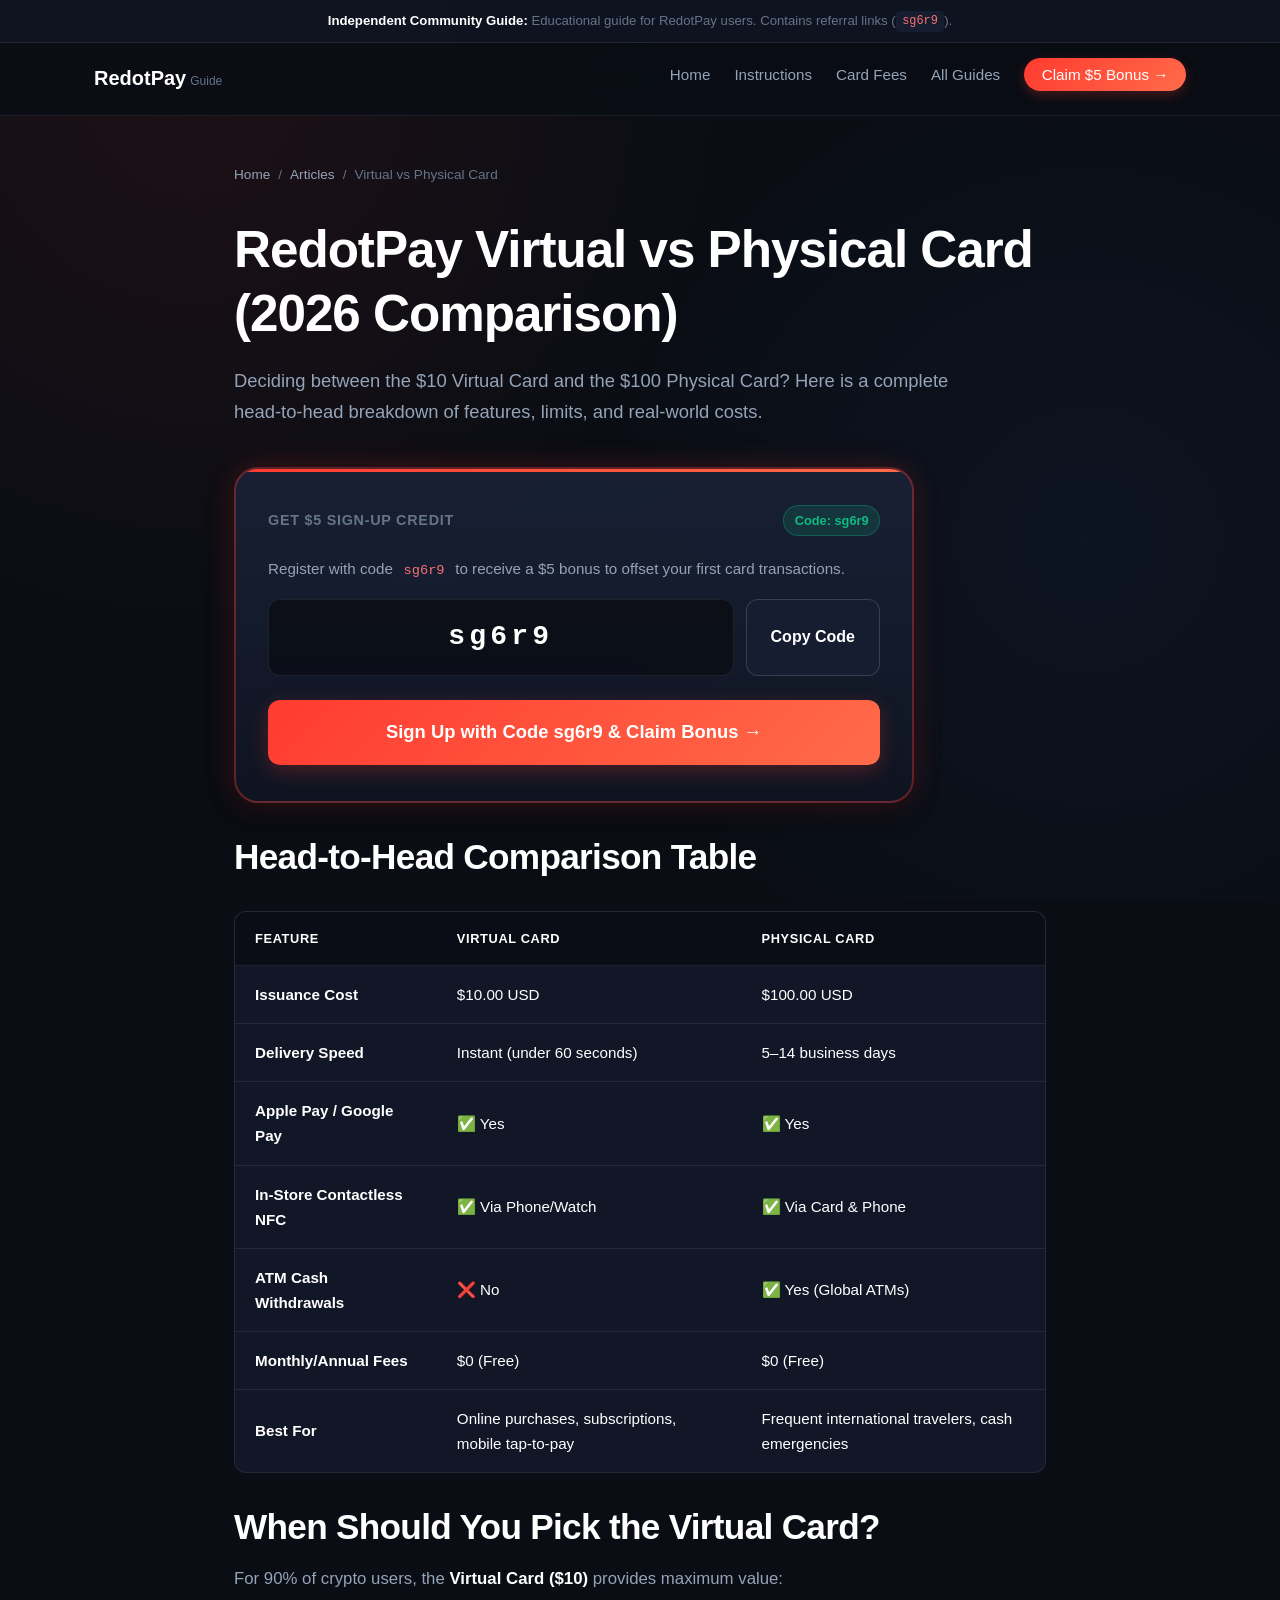
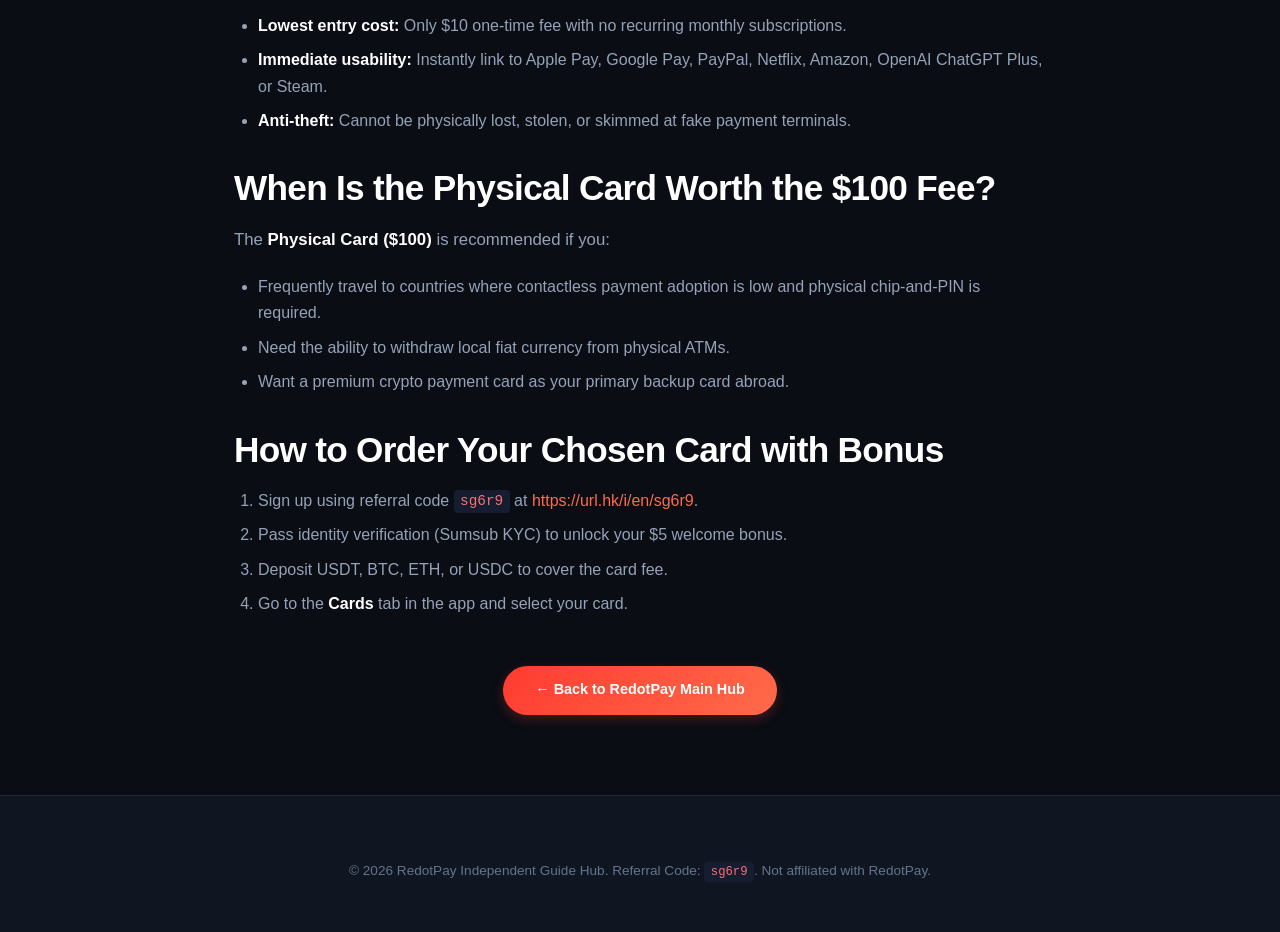
<file: articles/redotpay-virtual-vs-physical-card.html>
<!DOCTYPE html>
<html lang="en">
<head>
  <meta charset="UTF-8">
  <meta name="viewport" content="width=device-width, initial-scale=1.0">
  
  <title>RedotPay Virtual vs Physical Card (2026 Comparison & Review)</title>
  <meta name="description" content="Detailed comparison between RedotPay Virtual Card ($10) and Physical Card ($100). Fees, Apple Pay support, ATM limits, and which crypto card to choose.">
  <meta name="keywords" content="RedotPay virtual vs physical card, RedotPay card comparison, RedotPay virtual card fee, RedotPay physical card cost, RedotPay plastic card, RedotPay promo code card">
  <link rel="canonical" href="https://redotpayreferralcode.github.io/redotpay/articles/redotpay-virtual-vs-physical-card.html">

  <meta property="og:type" content="article">
  <meta property="og:title" content="RedotPay Virtual vs Physical Card (2026 Comparison & Review)">
  <meta property="og:description" content="Compare costs, ATM access, limits, and features of RedotPay virtual and physical cards.">
  <meta property="og:url" content="https://redotpayreferralcode.github.io/redotpay/articles/redotpay-virtual-vs-physical-card.html">

  <link rel="stylesheet" href="../css/style.css">

  <script type="application/ld+json">
  {
    "@context": "https://schema.org",
    "@type": "Article",
    "headline": "RedotPay Virtual vs Physical Card (2026 Comparison & Review)",
    "description": "Detailed comparison between RedotPay Virtual Card ($10) and Physical Card ($100). Fees, Apple Pay support, ATM limits, and which crypto card to choose.",
    "author": {
      "@type": "Organization",
      "name": "RedotPay Independent Guide Hub"
    },
    "publisher": {
      "@type": "Organization",
      "name": "RedotPay Independent Guide Hub"
    },
    "mainEntityOfPage": "https://redotpayreferralcode.github.io/redotpay/articles/redotpay-virtual-vs-physical-card.html"
  }
  </script>
</head>
<body>

  <aside class="disclaimer-banner">
    <strong>Independent Community Guide:</strong> Educational guide for RedotPay users. Contains referral links (<code>sg6r9</code>).
  </aside>

  <header class="site-header">
    <div class="container nav-wrapper">
      <a href="../index.html" class="brand-logo">
        <span>RedotPay<span class="brand-subtitle">Guide</span></span>
      </a>
      <button class="menu-toggle" aria-label="Toggle menu">☰</button>
      <nav>
        <ul class="nav-links">
          <li><a href="../index.html">Home</a></li>
          <li><a href="../index.html#how-to-use">Instructions</a></li>
          <li><a href="../index.html#fees-comparison">Card Fees</a></li>
          <li><a href="../index.html#guides">All Guides</a></li>
          <li><a href="https://url.hk/i/en/sg6r9" class="nav-cta" target="_blank" rel="noopener noreferrer sponsored">Claim $5 Bonus &rarr;</a></li>
        </ul>
      </nav>
    </div>
  </header>

  <main class="container" style="padding-top: 3rem; padding-bottom: 5rem; max-width: 860px;">
    <ul class="breadcrumbs">
      <li><a href="../index.html">Home</a></li>
      <li><span>/</span></li>
      <li><a href="../index.html#guides">Articles</a></li>
      <li><span>/</span></li>
      <li><span>Virtual vs Physical Card</span></li>
    </ul>

    <h1>RedotPay Virtual vs Physical Card (2026 Comparison)</h1>
    <p class="hero-lead" style="margin-left:0; font-size:1.15rem;">
      Deciding between the $10 Virtual Card and the $100 Physical Card? Here is a complete head-to-head breakdown of features, limits, and real-world costs.
    </p>

    <div class="referral-box-card" style="margin: 2rem 0;">
      <div class="referral-box-header">
        <span class="referral-label">Get $5 Sign-Up Credit</span>
        <span class="verified-tag">Code: sg6r9</span>
      </div>
      <p style="font-size:0.95rem; margin-bottom:1rem;">Register with code <code>sg6r9</code> to receive a $5 bonus to offset your first card transactions.</p>
      <div class="code-display-group">
        <div class="code-field">sg6r9</div>
        <button class="btn-copy" data-code="sg6r9">Copy Code</button>
      </div>
      <a href="https://url.hk/i/en/sg6r9" class="cta-button-main" target="_blank" rel="noopener noreferrer sponsored">
        Sign Up with Code sg6r9 & Claim Bonus &rarr;
      </a>
    </div>

    <h2>Head-to-Head Comparison Table</h2>
    <div class="table-responsive">
      <table class="data-table">
        <thead>
          <tr>
            <th>Feature</th>
            <th>Virtual Card</th>
            <th>Physical Card</th>
          </tr>
        </thead>
        <tbody>
          <tr>
            <td><strong>Issuance Cost</strong></td>
            <td>$10.00 USD</td>
            <td>$100.00 USD</td>
          </tr>
          <tr>
            <td><strong>Delivery Speed</strong></td>
            <td>Instant (under 60 seconds)</td>
            <td>5–14 business days</td>
          </tr>
          <tr>
            <td><strong>Apple Pay / Google Pay</strong></td>
            <td>✅ Yes</td>
            <td>✅ Yes</td>
          </tr>
          <tr>
            <td><strong>In-Store Contactless NFC</strong></td>
            <td>✅ Via Phone/Watch</td>
            <td>✅ Via Card & Phone</td>
          </tr>
          <tr>
            <td><strong>ATM Cash Withdrawals</strong></td>
            <td>❌ No</td>
            <td>✅ Yes (Global ATMs)</td>
          </tr>
          <tr>
            <td><strong>Monthly/Annual Fees</strong></td>
            <td>$0 (Free)</td>
            <td>$0 (Free)</td>
          </tr>
          <tr>
            <td><strong>Best For</strong></td>
            <td>Online purchases, subscriptions, mobile tap-to-pay</td>
            <td>Frequent international travelers, cash emergencies</td>
          </tr>
        </tbody>
      </table>
    </div>

    <h2>When Should You Pick the Virtual Card?</h2>
    <p>
      For 90% of crypto users, the <strong>Virtual Card ($10)</strong> provides maximum value:
    </p>
    <ul>
      <li><strong>Lowest entry cost:</strong> Only $10 one-time fee with no recurring monthly subscriptions.</li>
      <li><strong>Immediate usability:</strong> Instantly link to Apple Pay, Google Pay, PayPal, Netflix, Amazon, OpenAI ChatGPT Plus, or Steam.</li>
      <li><strong>Anti-theft:</strong> Cannot be physically lost, stolen, or skimmed at fake payment terminals.</li>
    </ul>

    <h2>When Is the Physical Card Worth the $100 Fee?</h2>
    <p>
      The <strong>Physical Card ($100)</strong> is recommended if you:
    </p>
    <ul>
      <li>Frequently travel to countries where contactless payment adoption is low and physical chip-and-PIN is required.</li>
      <li>Need the ability to withdraw local fiat currency from physical ATMs.</li>
      <li>Want a premium crypto payment card as your primary backup card abroad.</li>
    </ul>

    <h2>How to Order Your Chosen Card with Bonus</h2>
    <ol>
      <li>Sign up using referral code <code>sg6r9</code> at <a href="https://url.hk/i/en/sg6r9" target="_blank" rel="noopener noreferrer sponsored">https://url.hk/i/en/sg6r9</a>.</li>
      <li>Pass identity verification (Sumsub KYC) to unlock your $5 welcome bonus.</li>
      <li>Deposit USDT, BTC, ETH, or USDC to cover the card fee.</li>
      <li>Go to the <strong>Cards</strong> tab in the app and select your card.</li>
    </ol>

    <div class="text-center" style="margin-top: 3rem;">
      <a href="../index.html" class="nav-cta" style="display:inline-block; padding: 0.8rem 2rem;">&larr; Back to RedotPay Main Hub</a>
    </div>
  </main>

  <footer class="site-footer">
    <div class="container text-center">
      <p style="font-size: 0.85rem; color: var(--text-muted);">
        © 2026 RedotPay Independent Guide Hub. Referral Code: <code>sg6r9</code>. Not affiliated with RedotPay.
      </p>
    </div>
  </footer>

  <script src="../js/main.js"></script>
</body>
</html>
</file>
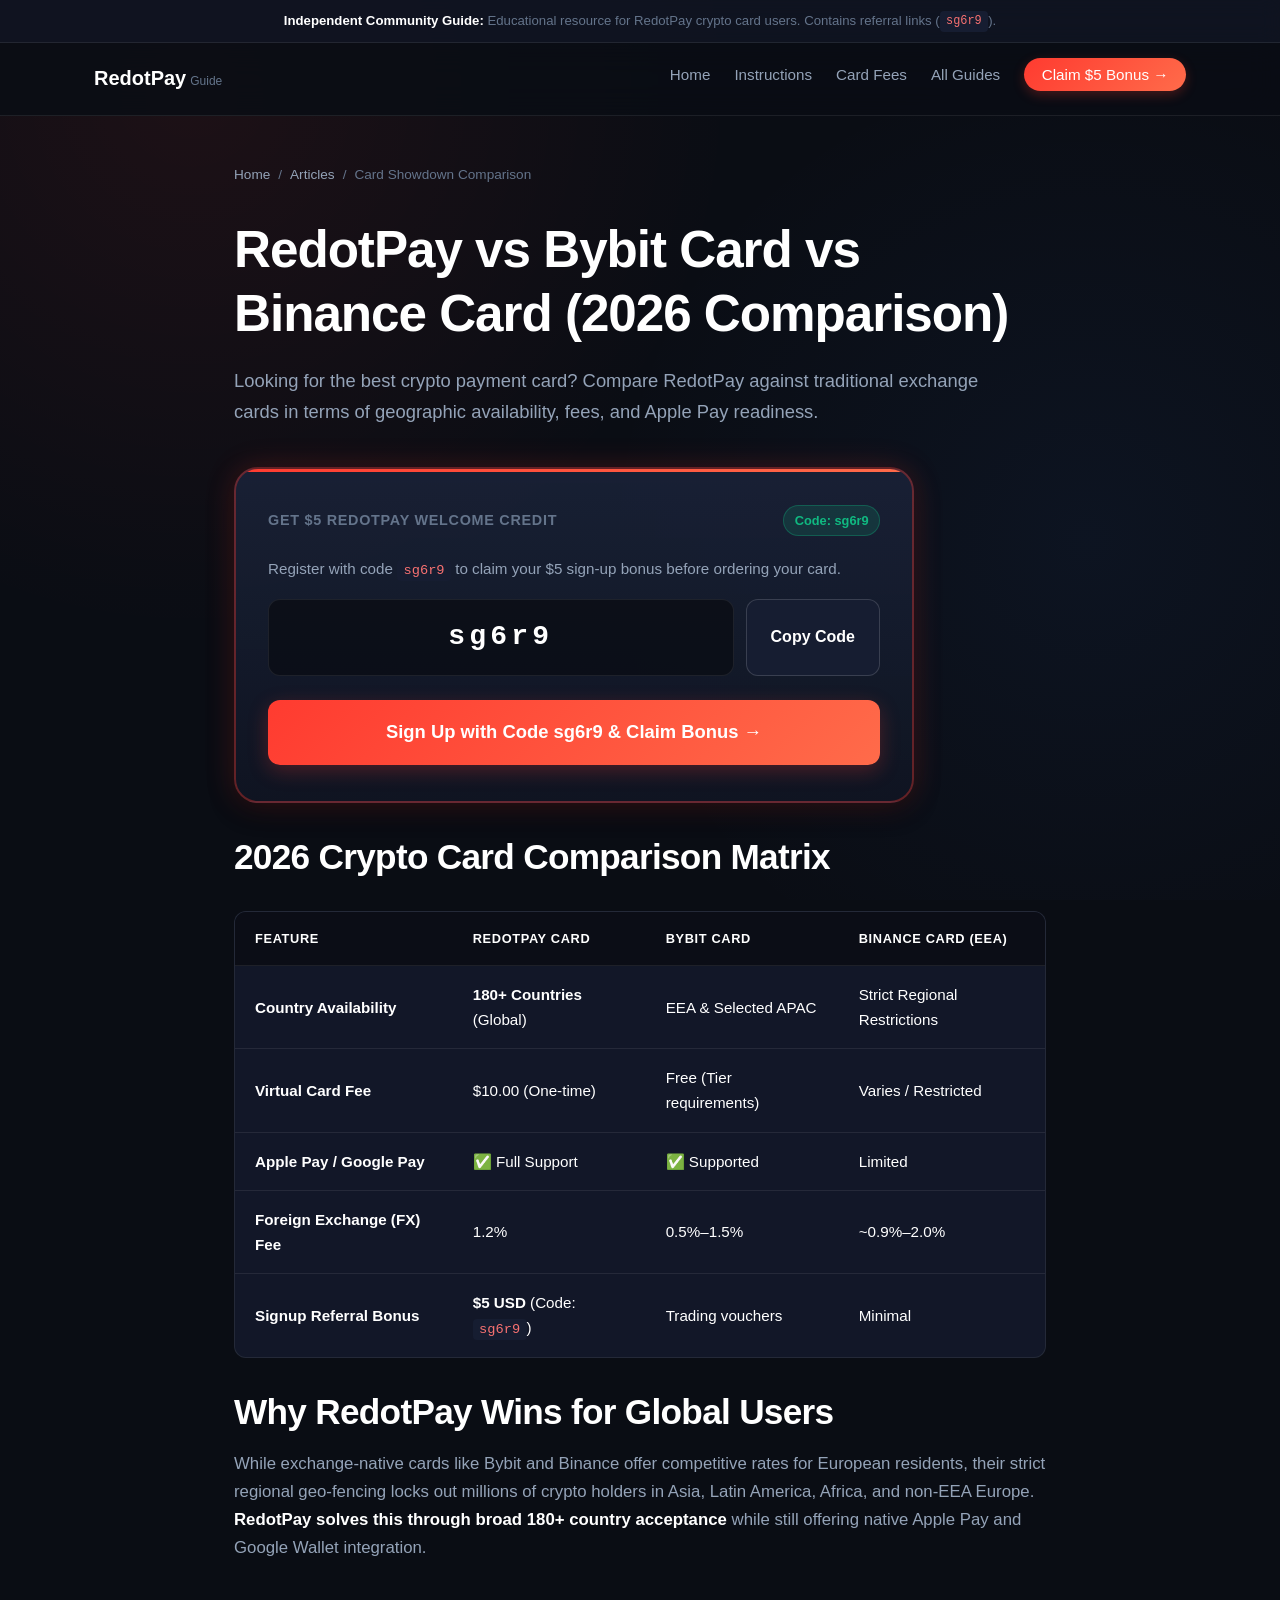
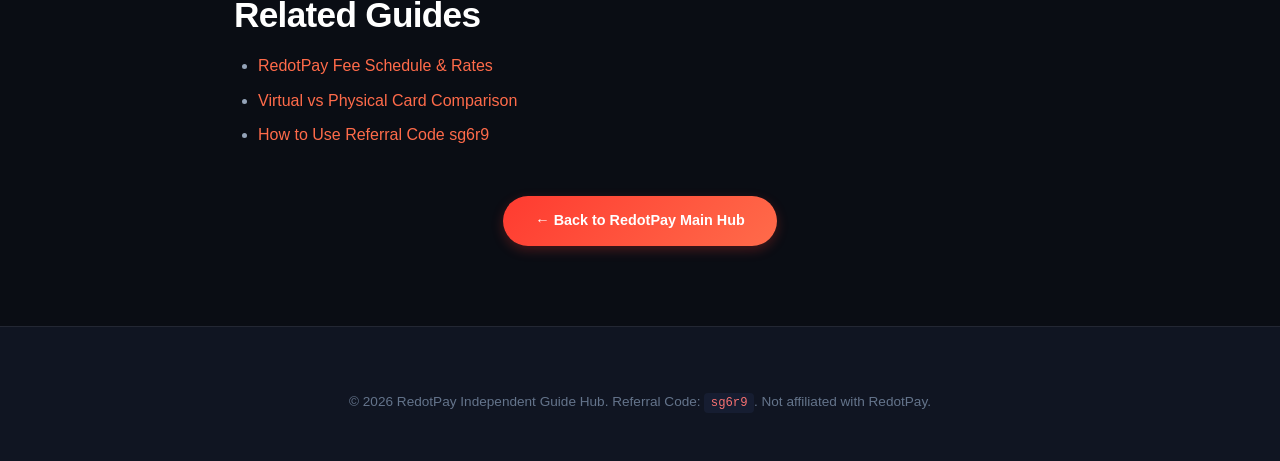
<file: articles/redotpay-vs-bybit-vs-binance-card.html>
<!DOCTYPE html>
<html lang="en">
<head>
  <meta charset="UTF-8">
  <meta name="viewport" content="width=device-width, initial-scale=1.0">
  
  <title>RedotPay vs Bybit Card vs Binance Card (2026 Crypto Card Comparison)</title>
  <meta name="description" content="Detailed comparison of RedotPay vs Bybit Card vs Binance Card. Fees, global country availability, Apple Pay support, referral bonuses, and which crypto card is best.">
  <meta name="keywords" content="RedotPay vs Bybit card, RedotPay vs Binance card, best crypto debit card 2026, crypto card with Apple Pay, RedotPay referral code">
  <link rel="canonical" href="https://redotpayreferralcode.github.io/redotpay/articles/redotpay-vs-bybit-vs-binance-card.html">

  <meta property="og:type" content="article">
  <meta property="og:title" content="RedotPay vs Bybit Card vs Binance Card (2026 Crypto Card Comparison)">
  <meta property="og:description" content="Compare the best crypto debit cards in 2026: fees, limits, and country availability.">
  <meta property="og:url" content="https://redotpayreferralcode.github.io/redotpay/articles/redotpay-vs-bybit-vs-binance-card.html">

  <link rel="stylesheet" href="../css/style.css">

  <script type="application/ld+json">
  {
    "@context": "https://schema.org",
    "@type": "Article",
    "headline": "RedotPay vs Bybit Card vs Binance Card (2026 Crypto Card Comparison)",
    "description": "Detailed comparison of RedotPay vs Bybit Card vs Binance Card. Fees, global country availability, Apple Pay support, referral bonuses, and which crypto card is best.",
    "author": {
      "@type": "Organization",
      "name": "RedotPay Independent Guide Hub"
    },
    "publisher": {
      "@type": "Organization",
      "name": "RedotPay Independent Guide Hub"
    },
    "mainEntityOfPage": "https://redotpayreferralcode.github.io/redotpay/articles/redotpay-vs-bybit-vs-binance-card.html"
  }
  </script>
</head>
<body>

  <aside class="disclaimer-banner">
    <strong>Independent Community Guide:</strong> Educational resource for RedotPay crypto card users. Contains referral links (<code>sg6r9</code>).
  </aside>

  <header class="site-header">
    <div class="container nav-wrapper">
      <a href="../index.html" class="brand-logo">
        <span>RedotPay<span class="brand-subtitle">Guide</span></span>
      </a>
      <button class="menu-toggle" aria-label="Toggle menu">☰</button>
      <nav>
        <ul class="nav-links">
          <li><a href="../index.html">Home</a></li>
          <li><a href="../index.html#how-to-use">Instructions</a></li>
          <li><a href="../index.html#fees-comparison">Card Fees</a></li>
          <li><a href="../index.html#guides">All Guides</a></li>
          <li><a href="https://url.hk/i/en/sg6r9" class="nav-cta" target="_blank" rel="noopener noreferrer sponsored">Claim $5 Bonus &rarr;</a></li>
        </ul>
      </nav>
    </div>
  </header>

  <main class="container" style="padding-top: 3rem; padding-bottom: 5rem; max-width: 860px;">
    <ul class="breadcrumbs">
      <li><a href="../index.html">Home</a></li>
      <li><span>/</span></li>
      <li><a href="../index.html#guides">Articles</a></li>
      <li><span>/</span></li>
      <li><span>Card Showdown Comparison</span></li>
    </ul>

    <h1>RedotPay vs Bybit Card vs Binance Card (2026 Comparison)</h1>
    <p class="hero-lead" style="margin-left:0; font-size:1.15rem;">
      Looking for the best crypto payment card? Compare RedotPay against traditional exchange cards in terms of geographic availability, fees, and Apple Pay readiness.
    </p>

    <div class="referral-box-card" style="margin: 2rem 0;">
      <div class="referral-box-header">
        <span class="referral-label">Get $5 RedotPay Welcome Credit</span>
        <span class="verified-tag">Code: sg6r9</span>
      </div>
      <p style="font-size:0.95rem; margin-bottom:1rem;">Register with code <code>sg6r9</code> to claim your $5 sign-up bonus before ordering your card.</p>
      <div class="code-display-group">
        <div class="code-field">sg6r9</div>
        <button class="btn-copy" data-code="sg6r9">Copy Code</button>
      </div>
      <a href="https://url.hk/i/en/sg6r9" class="cta-button-main" target="_blank" rel="noopener noreferrer sponsored">
        Sign Up with Code sg6r9 & Claim Bonus &rarr;
      </a>
    </div>

    <h2>2026 Crypto Card Comparison Matrix</h2>
    <div class="table-responsive">
      <table class="data-table">
        <thead>
          <tr>
            <th>Feature</th>
            <th>RedotPay Card</th>
            <th>Bybit Card</th>
            <th>Binance Card (EEA)</th>
          </tr>
        </thead>
        <tbody>
          <tr>
            <td><strong>Country Availability</strong></td>
            <td><strong>180+ Countries</strong> (Global)</td>
            <td>EEA & Selected APAC</td>
            <td>Strict Regional Restrictions</td>
          </tr>
          <tr>
            <td><strong>Virtual Card Fee</strong></td>
            <td>$10.00 (One-time)</td>
            <td>Free (Tier requirements)</td>
            <td>Varies / Restricted</td>
          </tr>
          <tr>
            <td><strong>Apple Pay / Google Pay</strong></td>
            <td>✅ Full Support</td>
            <td>✅ Supported</td>
            <td>Limited</td>
          </tr>
          <tr>
            <td><strong>Foreign Exchange (FX) Fee</strong></td>
            <td>1.2%</td>
            <td>0.5%–1.5%</td>
            <td>~0.9%–2.0%</td>
          </tr>
          <tr>
            <td><strong>Signup Referral Bonus</strong></td>
            <td><strong>$5 USD</strong> (Code: <code>sg6r9</code>)</td>
            <td>Trading vouchers</td>
            <td>Minimal</td>
          </tr>
        </tbody>
      </table>
    </div>

    <h2>Why RedotPay Wins for Global Users</h2>
    <p>
      While exchange-native cards like Bybit and Binance offer competitive rates for European residents, their strict regional geo-fencing locks out millions of crypto holders in Asia, Latin America, Africa, and non-EEA Europe. <strong>RedotPay solves this through broad 180+ country acceptance</strong> while still offering native Apple Pay and Google Wallet integration.
    </p>

    <h2>Related Guides</h2>
    <ul>
      <li><a href="redotpay-fees-limits-breakdown.html">RedotPay Fee Schedule & Rates</a></li>
      <li><a href="redotpay-virtual-vs-physical-card.html">Virtual vs Physical Card Comparison</a></li>
      <li><a href="how-to-use-redotpay-referral-code.html">How to Use Referral Code sg6r9</a></li>
    </ul>

    <div class="text-center" style="margin-top: 3rem;">
      <a href="../index.html" class="nav-cta" style="display:inline-block; padding: 0.8rem 2rem;">&larr; Back to RedotPay Main Hub</a>
    </div>
  </main>

  <footer class="site-footer">
    <div class="container text-center">
      <p style="font-size: 0.85rem; color: var(--text-muted);">
        © 2026 RedotPay Independent Guide Hub. Referral Code: <code>sg6r9</code>. Not affiliated with RedotPay.
      </p>
    </div>
  </footer>

  <script src="../js/main.js"></script>
</body>
</html>
</file>
<file: css/style.css>
/* ==========================================================================
   RedotPay Referral Guide & Hub — Modern Fintech Design System
   Pure Vanilla CSS — Zero External Dependencies — Lightweight & Fast
   ========================================================================== */

:root {
  --bg-primary: #0a0d14;
  --bg-secondary: #101522;
  --bg-tertiary: #161d31;
  --bg-card: rgba(22, 29, 49, 0.7);
  --bg-card-hover: rgba(30, 40, 68, 0.85);
  --border-color: rgba(255, 255, 255, 0.08);
  --border-focus: rgba(239, 68, 68, 0.5);

  --accent-red: #ff3b30;
  --accent-red-glow: rgba(255, 59, 48, 0.25);
  --accent-gradient: linear-gradient(135deg, #ff3b30 0%, #ff6b4a 100%);
  --accent-gold: #f59e0b;
  --accent-green: #10b981;
  --accent-blue: #3b82f6;

  --text-primary: #ffffff;
  --text-secondary: #94a3b8;
  --text-muted: #64748b;

  --font-family: -apple-system, BlinkMacSystemFont, "Segoe UI", Roboto, Oxygen, Ubuntu, Cantarell, "Open Sans", "Helvetica Neue", sans-serif;
  --radius-sm: 8px;
  --radius-md: 12px;
  --radius-lg: 18px;
  --radius-xl: 24px;
  --radius-full: 9999px;

  --shadow-sm: 0 2px 8px rgba(0, 0, 0, 0.3);
  --shadow-md: 0 8px 24px rgba(0, 0, 0, 0.4);
  --shadow-glow: 0 0 30px rgba(255, 59, 48, 0.2);

  --container-width: 1140px;
  --transition-fast: 0.2s ease;
  --transition-smooth: 0.3s cubic-bezier(0.16, 1, 0.3, 1);
}

/* Reset & Global Styles */
*, *::before, *::after {
  box-sizing: border-box;
  margin: 0;
  padding: 0;
}

html {
  scroll-behavior: smooth;
  font-size: 16px;
  background-color: var(--bg-primary);
  color: var(--text-primary);
  font-family: var(--font-family);
  -webkit-font-smoothing: antialiased;
  -moz-osx-font-smoothing: grayscale;
}

body {
  min-height: 100vh;
  line-height: 1.65;
  overflow-x: hidden;
  background-image: 
    radial-gradient(circle at 15% 10%, rgba(255, 59, 48, 0.08) 0%, transparent 40%),
    radial-gradient(circle at 85% 60%, rgba(59, 130, 246, 0.06) 0%, transparent 40%);
  background-attachment: fixed;
}

/* Typography */
h1, h2, h3, h4, h5, h6 {
  color: var(--text-primary);
  font-weight: 700;
  line-height: 1.25;
  letter-spacing: -0.02em;
}

h1 {
  font-size: clamp(2rem, 4vw + 1rem, 3.2rem);
  margin-bottom: 1.25rem;
}

h2 {
  font-size: clamp(1.5rem, 2.5vw + 0.5rem, 2.2rem);
  margin-top: 2rem;
  margin-bottom: 1rem;
}

h3 {
  font-size: clamp(1.2rem, 1.5vw + 0.5rem, 1.5rem);
  margin-top: 1.5rem;
  margin-bottom: 0.75rem;
}

p {
  color: var(--text-secondary);
  margin-bottom: 1.25rem;
  font-size: 1.05rem;
}

strong {
  color: var(--text-primary);
  font-weight: 600;
}

a {
  color: #ff6b4a;
  text-decoration: none;
  transition: color var(--transition-fast);
}

a:hover {
  color: var(--accent-red);
  text-decoration: underline;
}

code {
  font-family: ui-monospace, SFMono-Regular, Menlo, Monaco, Consolas, monospace;
  background: var(--bg-tertiary);
  padding: 0.2rem 0.4rem;
  border-radius: 4px;
  color: #f87171;
  font-size: 0.9em;
}

ul, ol {
  color: var(--text-secondary);
  margin-bottom: 1.25rem;
  padding-left: 1.5rem;
}

li {
  margin-bottom: 0.5rem;
}

/* Layout Utilities */
.container {
  max-width: var(--container-width);
  margin: 0 auto;
  padding: 0 1.5rem;
}

.section {
  padding: 4.5rem 0;
  border-bottom: 1px solid var(--border-color);
}

.text-center { text-align: center; }
.text-gradient {
  background: var(--accent-gradient);
  -webkit-background-clip: text;
  -webkit-text-fill-color: transparent;
  display: inline-block;
}

/* Affiliate Disclosure Banner */
.disclaimer-banner {
  background: rgba(16, 21, 34, 0.9);
  border-bottom: 1px solid var(--border-color);
  padding: 0.6rem 1rem;
  font-size: 0.825rem;
  color: var(--text-muted);
  text-align: center;
  backdrop-filter: blur(10px);
}

.disclaimer-banner a {
  color: var(--text-secondary);
  text-decoration: underline;
}

/* Header & Navigation */
.site-header {
  position: sticky;
  top: 0;
  z-index: 100;
  background: rgba(10, 13, 20, 0.85);
  backdrop-filter: blur(16px);
  border-bottom: 1px solid var(--border-color);
  transition: all var(--transition-fast);
}

.nav-wrapper {
  display: flex;
  align-items: center;
  justify-content: space-between;
  height: 72px;
}

.brand-logo {
  display: flex;
  align-items: center;
  gap: 0.6rem;
  font-weight: 800;
  font-size: 1.25rem;
  color: var(--text-primary);
  text-decoration: none;
}

.brand-badge {
  background: var(--accent-red);
  color: #fff;
  font-size: 0.65rem;
  font-weight: 700;
  text-transform: uppercase;
  padding: 0.2rem 0.5rem;
  border-radius: var(--radius-full);
  letter-spacing: 0.05em;
}

.brand-subtitle {
  font-size: 0.75rem;
  color: var(--text-muted);
  font-weight: normal;
  margin-left: 0.25rem;
}

.nav-links {
  display: flex;
  align-items: center;
  gap: 1.5rem;
  list-style: none;
  margin: 0;
  padding: 0;
}

.nav-links a {
  color: var(--text-secondary);
  font-weight: 500;
  font-size: 0.95rem;
  transition: color var(--transition-fast);
}

.nav-links a:hover {
  color: var(--text-primary);
  text-decoration: none;
}

.nav-cta {
  background: var(--accent-gradient);
  color: #fff !important;
  padding: 0.5rem 1.1rem;
  border-radius: var(--radius-full);
  font-weight: 600;
  font-size: 0.9rem;
  box-shadow: 0 4px 12px var(--accent-red-glow);
  transition: transform var(--transition-fast), box-shadow var(--transition-fast);
}

.nav-cta:hover {
  transform: translateY(-1px);
  box-shadow: 0 6px 18px rgba(255, 59, 48, 0.4);
}

/* Mobile Nav Toggle */
.menu-toggle {
  display: none;
  background: none;
  border: none;
  color: var(--text-primary);
  font-size: 1.5rem;
  cursor: pointer;
  padding: 0.5rem;
}

/* Hero Section */
.hero {
  padding: 5rem 0 3.5rem;
  position: relative;
}

.hero-pill {
  display: inline-flex;
  align-items: center;
  gap: 0.5rem;
  background: rgba(255, 59, 48, 0.12);
  border: 1px solid rgba(255, 59, 48, 0.3);
  padding: 0.4rem 1rem;
  border-radius: var(--radius-full);
  font-size: 0.85rem;
  font-weight: 600;
  color: #ff6b4a;
  margin-bottom: 1.5rem;
}

.hero-pill-dot {
  width: 8px;
  height: 8px;
  background: var(--accent-green);
  border-radius: 50%;
  box-shadow: 0 0 8px var(--accent-green);
}

.hero-lead {
  font-size: clamp(1.1rem, 1.2vw + 0.8rem, 1.3rem);
  color: var(--text-secondary);
  max-width: 760px;
  margin: 0 auto 2.5rem;
}

/* Referral Code Box (High CTR Component) */
.referral-box-card {
  background: linear-gradient(180deg, rgba(26, 34, 56, 0.9) 0%, rgba(16, 21, 34, 0.95) 100%);
  border: 2px solid rgba(255, 59, 48, 0.35);
  border-radius: var(--radius-xl);
  padding: 2.25rem 2rem;
  max-width: 680px;
  margin: 0 auto 3rem;
  box-shadow: var(--shadow-glow), var(--shadow-md);
  position: relative;
  overflow: hidden;
}

.referral-box-card::before {
  content: "";
  position: absolute;
  top: 0;
  left: 0;
  right: 0;
  height: 3px;
  background: var(--accent-gradient);
}

.referral-box-header {
  display: flex;
  justify-content: space-between;
  align-items: center;
  margin-bottom: 1.25rem;
  flex-wrap: wrap;
  gap: 0.5rem;
}

.referral-label {
  font-size: 0.9rem;
  font-weight: 700;
  text-transform: uppercase;
  letter-spacing: 0.05em;
  color: var(--text-muted);
}

.verified-tag {
  display: inline-flex;
  align-items: center;
  gap: 0.35rem;
  background: rgba(16, 185, 129, 0.15);
  color: var(--accent-green);
  font-size: 0.8rem;
  font-weight: 600;
  padding: 0.25rem 0.65rem;
  border-radius: var(--radius-full);
  border: 1px solid rgba(16, 185, 129, 0.3);
}

.code-display-group {
  display: flex;
  gap: 0.75rem;
  align-items: stretch;
  margin-bottom: 1.5rem;
}

.code-field {
  flex: 1;
  background: rgba(10, 13, 20, 0.8);
  border: 1px solid var(--border-color);
  border-radius: var(--radius-md);
  padding: 0.9rem 1.25rem;
  font-family: ui-monospace, SFMono-Regular, Menlo, Monaco, Consolas, monospace;
  font-size: 1.75rem;
  font-weight: 800;
  letter-spacing: 0.15em;
  color: #fff;
  display: flex;
  align-items: center;
  justify-content: center;
  user-select: all;
}

.btn-copy {
  background: var(--bg-tertiary);
  border: 1px solid rgba(255, 255, 255, 0.15);
  color: #fff;
  font-size: 1rem;
  font-weight: 600;
  padding: 0 1.5rem;
  border-radius: var(--radius-md);
  cursor: pointer;
  display: flex;
  align-items: center;
  gap: 0.5rem;
  transition: all var(--transition-fast);
}

.btn-copy:hover {
  background: rgba(255, 255, 255, 0.1);
  border-color: rgba(255, 255, 255, 0.3);
}

.btn-copy.copied {
  background: var(--accent-green);
  border-color: var(--accent-green);
  color: #fff;
}

.cta-button-main {
  display: block;
  width: 100%;
  background: var(--accent-gradient);
  color: #fff !important;
  font-size: 1.15rem;
  font-weight: 700;
  text-align: center;
  padding: 1.1rem 2rem;
  border-radius: var(--radius-md);
  box-shadow: 0 6px 20px var(--accent-red-glow);
  transition: transform var(--transition-fast), box-shadow var(--transition-fast);
  text-decoration: none !important;
}

.cta-button-main:hover {
  transform: translateY(-2px);
  box-shadow: 0 8px 28px rgba(255, 59, 48, 0.45);
}

.referral-box-footer {
  margin-top: 1rem;
  font-size: 0.85rem;
  color: var(--text-muted);
  text-align: center;
}

/* Quick Facts Grid */
.facts-grid {
  display: grid;
  grid-template-columns: repeat(auto-fit, minmax(220px, 1fr));
  gap: 1.25rem;
  margin: 2.5rem 0;
}

.fact-card {
  background: var(--bg-card);
  border: 1px solid var(--border-color);
  border-radius: var(--radius-md);
  padding: 1.5rem;
  text-align: left;
  transition: transform var(--transition-fast), border-color var(--transition-fast);
}

.fact-card:hover {
  transform: translateY(-3px);
  border-color: rgba(255, 255, 255, 0.2);
}

.fact-icon {
  font-size: 1.75rem;
  margin-bottom: 0.75rem;
  display: inline-block;
}

.fact-title {
  font-size: 0.9rem;
  color: var(--text-muted);
  font-weight: 600;
  text-transform: uppercase;
  margin-bottom: 0.35rem;
}

.fact-value {
  font-size: 1.3rem;
  font-weight: 700;
  color: var(--text-primary);
}

/* Cards & Content Blocks */
.card-grid {
  display: grid;
  grid-template-columns: repeat(auto-fit, minmax(300px, 1fr));
  gap: 1.5rem;
  margin: 2rem 0;
}

.info-card {
  background: var(--bg-card);
  border: 1px solid var(--border-color);
  border-radius: var(--radius-lg);
  padding: 2rem;
  backdrop-filter: blur(8px);
}

.info-card h3 {
  margin-top: 0;
  color: #fff;
  display: flex;
  align-items: center;
  gap: 0.6rem;
}

/* Step-by-Step Instructions (HowTo Section) */
.steps-container {
  display: flex;
  flex-direction: column;
  gap: 1.5rem;
  margin: 2.5rem 0;
}

.step-card {
  display: flex;
  gap: 1.5rem;
  background: var(--bg-card);
  border: 1px solid var(--border-color);
  border-radius: var(--radius-lg);
  padding: 1.75rem 2rem;
  position: relative;
  transition: border-color var(--transition-fast);
}

.step-card:hover {
  border-color: rgba(255, 59, 48, 0.4);
}

.step-number {
  flex-shrink: 0;
  width: 48px;
  height: 48px;
  background: rgba(255, 59, 48, 0.15);
  border: 1px solid rgba(255, 59, 48, 0.4);
  color: var(--accent-red);
  font-weight: 800;
  font-size: 1.25rem;
  border-radius: 50%;
  display: flex;
  align-items: center;
  justify-content: center;
}

.step-content {
  flex: 1;
}

.step-content h3 {
  margin-top: 0;
  margin-bottom: 0.5rem;
  font-size: 1.25rem;
}

.step-tip {
  background: rgba(245, 158, 11, 0.1);
  border-left: 3px solid var(--accent-gold);
  padding: 0.75rem 1rem;
  border-radius: 0 var(--radius-sm) var(--radius-sm) 0;
  font-size: 0.9rem;
  color: #fcd34d;
  margin-top: 0.75rem;
}

/* Comparison & Fee Tables */
.table-responsive {
  overflow-x: auto;
  margin: 2rem 0;
  border-radius: var(--radius-md);
  border: 1px solid var(--border-color);
  background: var(--bg-card);
}

.data-table {
  width: 100%;
  border-collapse: collapse;
  text-align: left;
  font-size: 0.95rem;
}

.data-table th, .data-table td {
  padding: 1rem 1.25rem;
  border-bottom: 1px solid var(--border-color);
}

.data-table th {
  background: rgba(10, 13, 20, 0.9);
  color: var(--text-primary);
  font-weight: 700;
  text-transform: uppercase;
  font-size: 0.8rem;
  letter-spacing: 0.05em;
}

.data-table tr:last-child td {
  border-bottom: none;
}

.data-table tr:hover td {
  background: rgba(255, 255, 255, 0.02);
}

/* Callout Boxes (Alerts) */
.alert-box {
  padding: 1.25rem 1.5rem;
  border-radius: var(--radius-md);
  margin: 1.75rem 0;
  display: flex;
  gap: 1rem;
  align-items: flex-start;
}

.alert-warning {
  background: rgba(239, 68, 68, 0.1);
  border: 1px solid rgba(239, 68, 68, 0.3);
  color: #fca5a5;
}

.alert-info {
  background: rgba(59, 130, 246, 0.1);
  border: 1px solid rgba(59, 130, 246, 0.3);
  color: #93c5fd;
}

.alert-icon {
  font-size: 1.35rem;
  flex-shrink: 0;
}

/* Interactive Crypto Calculator Widget */
.calculator-widget {
  background: var(--bg-card);
  border: 1px solid var(--border-color);
  border-radius: var(--radius-lg);
  padding: 2rem;
  margin: 2.5rem 0;
}

.calc-grid {
  display: grid;
  grid-template-columns: 1fr 1fr;
  gap: 1.5rem;
  align-items: center;
}

.calc-input-group label {
  display: block;
  font-size: 0.875rem;
  color: var(--text-muted);
  margin-bottom: 0.5rem;
  font-weight: 600;
}

.calc-input-group input, .calc-input-group select {
  width: 100%;
  background: var(--bg-secondary);
  border: 1px solid var(--border-color);
  color: #fff;
  padding: 0.75rem 1rem;
  border-radius: var(--radius-sm);
  font-size: 1rem;
  outline: none;
}

.calc-input-group input:focus, .calc-input-group select:focus {
  border-color: var(--accent-red);
}

.calc-result-box {
  background: rgba(10, 13, 20, 0.7);
  border: 1px solid var(--border-color);
  border-radius: var(--radius-md);
  padding: 1.25rem;
}

.calc-result-row {
  display: flex;
  justify-content: space-between;
  margin-bottom: 0.5rem;
  font-size: 0.95rem;
  color: var(--text-secondary);
}

.calc-result-row.total {
  border-top: 1px solid var(--border-color);
  padding-top: 0.5rem;
  margin-top: 0.5rem;
  font-weight: 700;
  color: var(--text-primary);
  font-size: 1.1rem;
}

/* FAQ Accordion */
.faq-accordion {
  display: flex;
  flex-direction: column;
  gap: 1rem;
  margin: 2.5rem 0;
}

.faq-item {
  background: var(--bg-card);
  border: 1px solid var(--border-color);
  border-radius: var(--radius-md);
  overflow: hidden;
  transition: border-color var(--transition-fast);
}

.faq-item.active {
  border-color: rgba(255, 59, 48, 0.4);
}

.faq-question {
  width: 100%;
  text-align: left;
  background: none;
  border: none;
  padding: 1.25rem 1.5rem;
  font-size: 1.1rem;
  font-weight: 600;
  color: var(--text-primary);
  cursor: pointer;
  display: flex;
  justify-content: space-between;
  align-items: center;
  gap: 1rem;
  font-family: inherit;
}

.faq-chevron {
  font-size: 0.85rem;
  transition: transform var(--transition-fast);
  color: var(--text-muted);
}

.faq-item.active .faq-chevron {
  transform: rotate(180deg);
  color: var(--accent-red);
}

.faq-answer {
  max-height: 0;
  overflow: hidden;
  transition: max-height 0.3s cubic-bezier(0, 1, 0, 1), padding 0.3s ease;
  padding: 0 1.5rem;
  color: var(--text-secondary);
  font-size: 1rem;
}

.faq-item.active .faq-answer {
  max-height: 800px;
  padding: 0 1.5rem 1.25rem;
}

/* Hub Cluster Links Grid */
.cluster-grid {
  display: grid;
  grid-template-columns: repeat(auto-fit, minmax(280px, 1fr));
  gap: 1.25rem;
  margin: 2rem 0;
}

.cluster-card {
  background: var(--bg-card);
  border: 1px solid var(--border-color);
  border-radius: var(--radius-md);
  padding: 1.5rem;
  display: flex;
  flex-direction: column;
  justify-content: space-between;
  transition: transform var(--transition-fast), border-color var(--transition-fast);
  text-decoration: none !important;
}

.cluster-card:hover {
  transform: translateY(-3px);
  border-color: rgba(255, 59, 48, 0.4);
}

.cluster-card h4 {
  color: #fff;
  font-size: 1.15rem;
  margin-bottom: 0.5rem;
}

.cluster-card p {
  font-size: 0.9rem;
  color: var(--text-secondary);
  margin-bottom: 1rem;
}

.cluster-read-more {
  color: var(--accent-red);
  font-weight: 600;
  font-size: 0.875rem;
  display: inline-flex;
  align-items: center;
  gap: 0.25rem;
}

/* Breadcrumbs */
.breadcrumbs {
  display: flex;
  align-items: center;
  gap: 0.5rem;
  font-size: 0.85rem;
  color: var(--text-muted);
  margin-bottom: 1.5rem;
  list-style: none;
  padding: 0;
}

.breadcrumbs a {
  color: var(--text-secondary);
}

.breadcrumbs span {
  color: var(--text-muted);
}

/* Footer */
.site-footer {
  background: var(--bg-secondary);
  border-top: 1px solid var(--border-color);
  padding: 4rem 0 2rem;
  font-size: 0.9rem;
  color: var(--text-muted);
}

.footer-grid {
  display: grid;
  grid-template-columns: 2fr 1fr 1fr 1fr;
  gap: 2.5rem;
  margin-bottom: 3rem;
}

.footer-col h5 {
  color: #fff;
  font-size: 0.95rem;
  text-transform: uppercase;
  letter-spacing: 0.05em;
  margin-bottom: 1rem;
}

.footer-col ul {
  list-style: none;
  padding: 0;
  margin: 0;
}

.footer-col li {
  margin-bottom: 0.6rem;
}

.footer-col a {
  color: var(--text-secondary);
  font-size: 0.9rem;
}

.footer-col a:hover {
  color: #fff;
}

.footer-bottom {
  border-top: 1px solid var(--border-color);
  padding-top: 2rem;
  text-align: center;
  font-size: 0.8rem;
  color: var(--text-muted);
}

/* Responsive Media Queries */
@media (max-width: 900px) {
  .footer-grid {
    grid-template-columns: 1fr 1fr;
  }
  .calc-grid {
    grid-template-columns: 1fr;
  }
}

@media (max-width: 768px) {
  .nav-links {
    display: none;
    position: absolute;
    top: 72px;
    left: 0;
    right: 0;
    background: var(--bg-secondary);
    border-bottom: 1px solid var(--border-color);
    flex-direction: column;
    padding: 1.5rem;
    gap: 1rem;
  }

  .nav-links.active {
    display: flex;
  }

  .menu-toggle {
    display: block;
  }

  .code-display-group {
    flex-direction: column;
  }

  .step-card {
    flex-direction: column;
    gap: 1rem;
  }

  .footer-grid {
    grid-template-columns: 1fr;
    gap: 2rem;
  }
}
</file>
